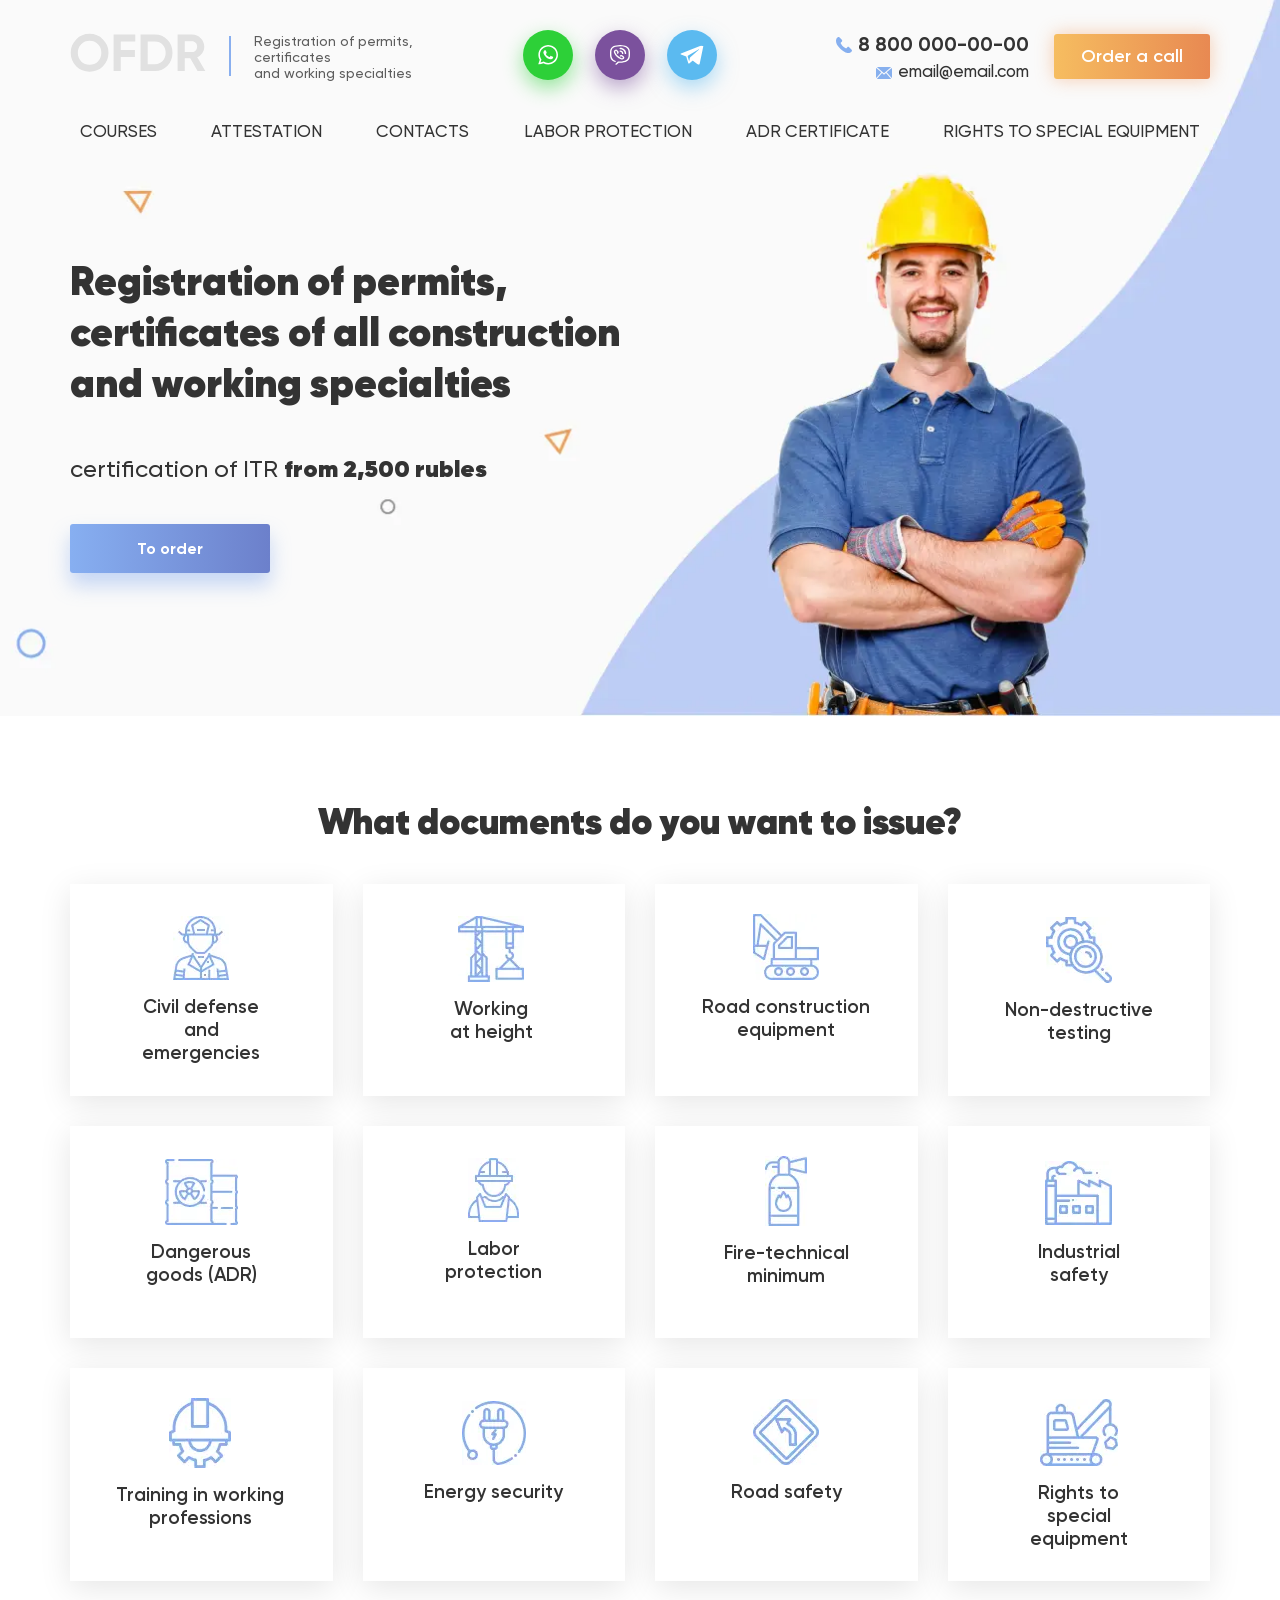
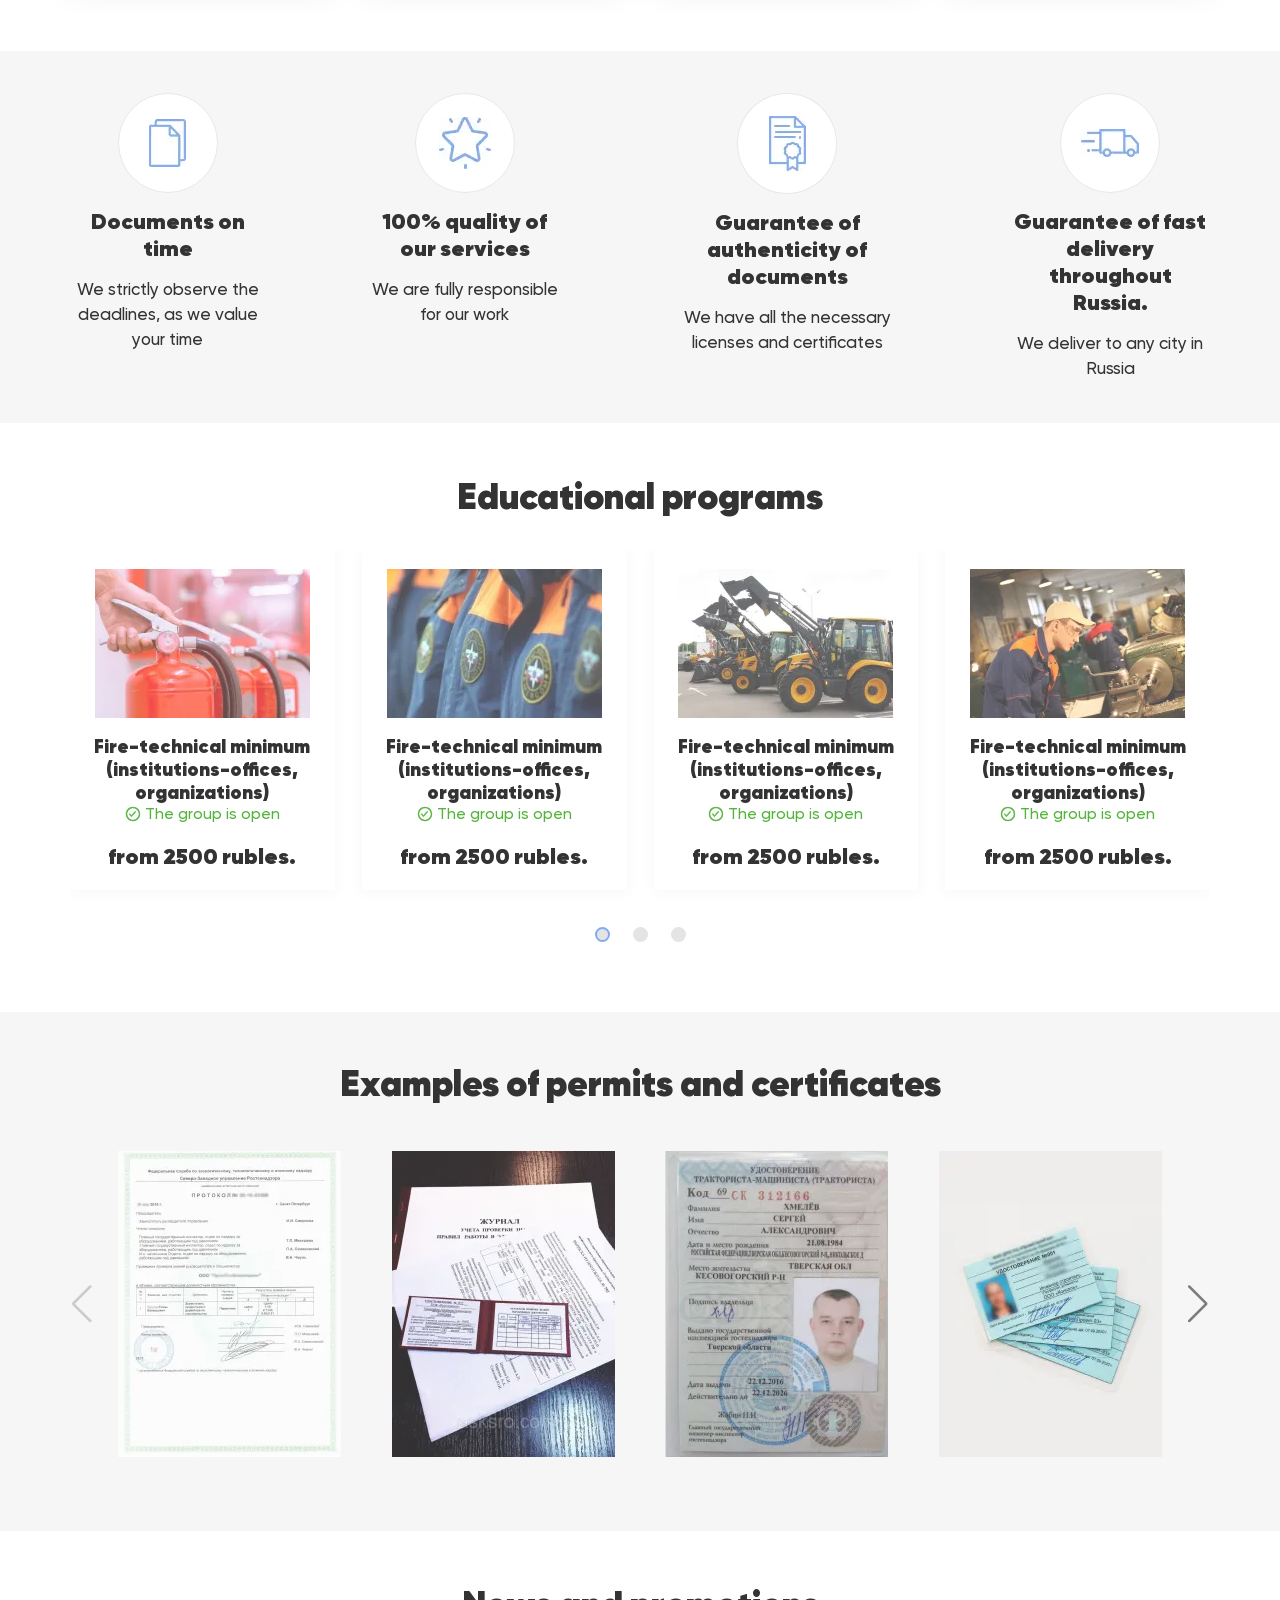
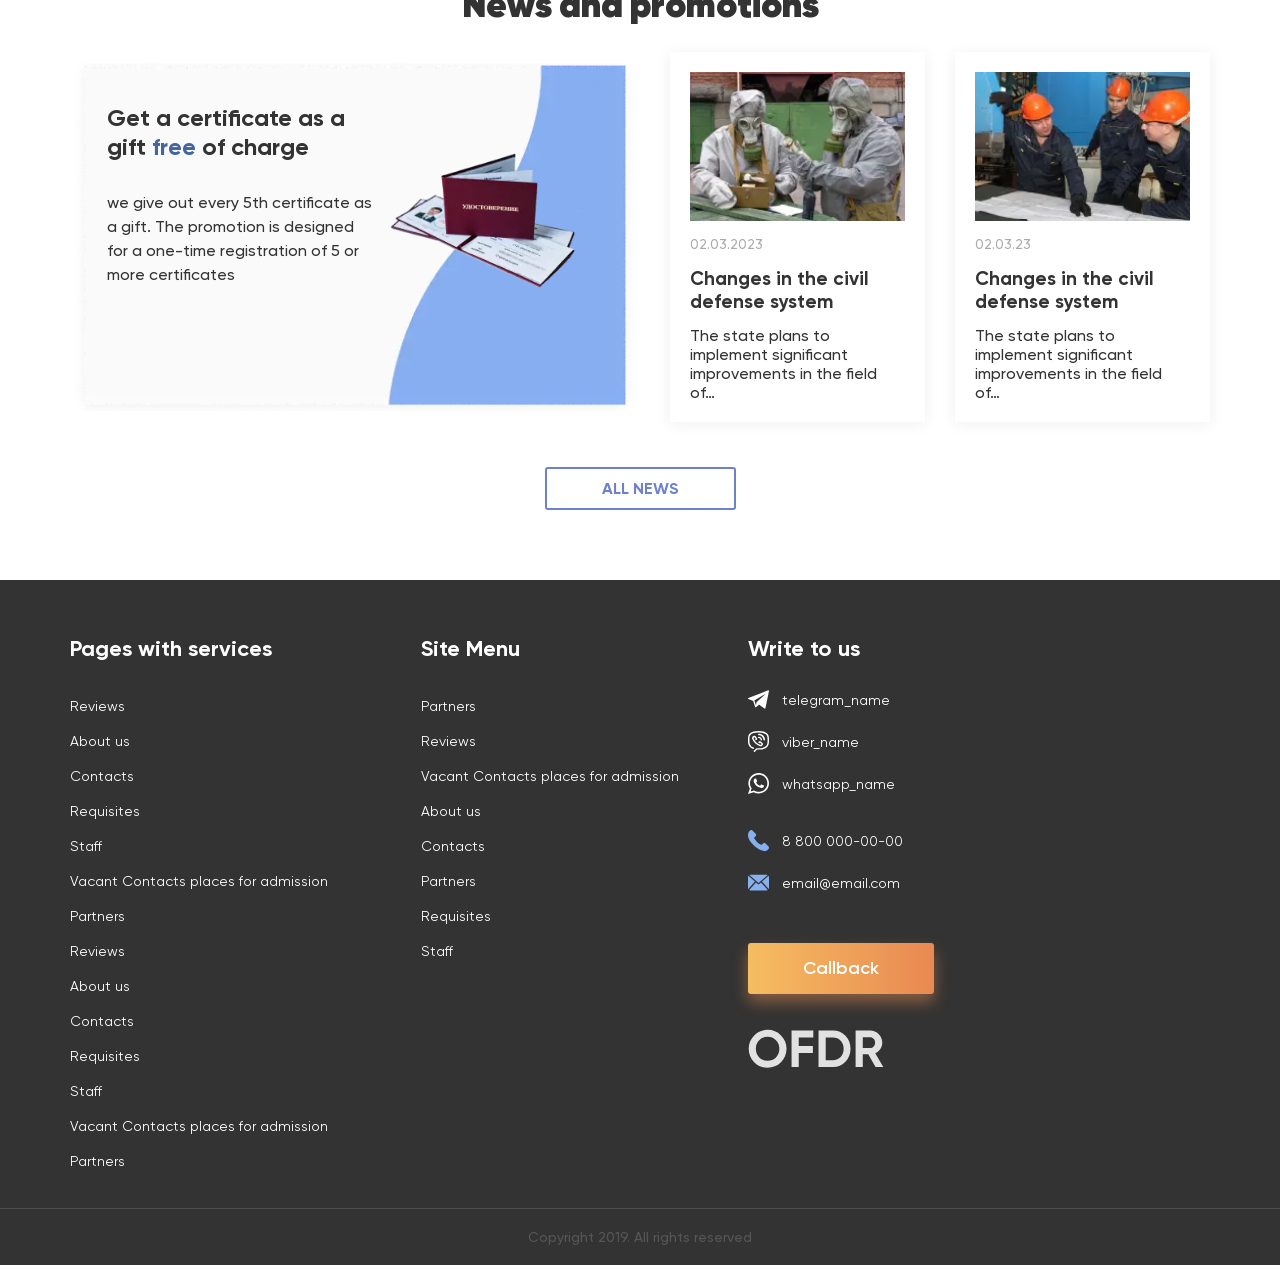
<file: index.html>
<!DOCTYPE html>
<html lang="ru">

<head>
	<title>Main</title>
	<meta charset="UTF-8">
	<meta name="format-detection" content="telephone=no">
	<!-- <style>body{opacity: 0;}</style> -->
	<link rel="stylesheet" href="css/style.min.css?_v=20230406212408">
	<link rel="shortcut icon" href="favicon.ico">
	<meta name="robots" content="noindex, nofollow">
	<meta name="viewport" content="width=device-width, initial-scale=1.0">
</head>

<body>
	<div class="wrapper">
		<header class="header">
			<div class="header__container">
				<div class="header__top header-top">
					<a class="header-top__icon" href="home.html">
						<img class="header-top__image" src="img/logo.svg" alt="logo">
						<span class="header-top__line"></span>
						<div class="header-top__info">
							<p>Registration of permits,</p>
							<p>certificates</p>
							<p>and working specialties</p>
						</div>
					</a>
					<div data-da=".menu-block, 1111" class="header-top__social header-top-social">
						<svg class="header-top-social__svg">
							<use xlink:href="img/icons/icons.svg#svg-whatsapp"></use>
						</svg>
						<svg class="header-top-social__svg">
							<use xlink:href="img/icons/icons.svg#svg-viber"></use>
						</svg>
						<svg class="header-top-social__svg">
							<use xlink:href="img/icons/icons.svg#svg-telegram"></use>
						</svg>
					</div>
					<div class="header-top__contacs header-top-contacs">
						<div class="header-top-contacs__body">
							<a class="header-top-contacs__phone-email" href="tel:88000000000">
								<svg class="header-top-contacs__svg">
									<use xlink:href="img/icons/icons.svg#svg-call"></use>
								</svg>
								<p>8 800 000-00-00</p>
							</a>
							<a class="header-top-contacs__phone-email" href="mailto:email@email.com">
								<svg class="header-top-contacs__svg">
									<use xlink:href="img/icons/icons.svg#svg-mail"></use>
								</svg>
								<p>email@email.com</p>
							</a>
						</div>
						<a data-da=".header-block, 555.91" class="header-top-contacs__call header-top-contacs-call button" href="">
							Order a call
						</a>
					</div>
				</div>
				<div class="header__menu menu">
					<nav class="menu__body">
						<div class="menu-block"></div>
						<ul class="menu__list">
							<li class="menu__item"><a class="menu__link" href="">COURSES</a></li>
							<li class="menu__item"><a class="menu__link" target="_blank" href="attestation.html">ATTESTATION</a></li>
							<li class="menu__item"><a class="menu__link" target="_blank" href="contacts.html">CONTACTS</a></li>
							<li class="menu__item"><a class="menu__link" href="">LABOR PROTECTION</a></li>
							<li class="menu__item"><a class="menu__link" href="">ADR CERTIFICATE</a></li>
							<li class="menu__item"><a class="menu__link" href="">RIGHTS TO SPECIAL EQUIPMENT</a></li>
						</ul>
					</nav>
					<button data-da=".header-top, 1111" class="menu__icon icon-menu" type="button"><span></span></button>
				</div>
				<div class="header-block"></div>
			</div>
		</header>
		<main class="page page_home">
			<div class="page__main-block main-block">
				<div class="main-block__container">
					<div class="main-block__content main-block-content">
						<div class="main-block-content__title">
							<p>Registration of permits,</p>
							<p>certificates of all construction</p>
							<p>and working specialties</p>
						</div>
						<div class="main-block-content__price">certification of ITR <span>from 2,500 rubles</span></div>
						<a class="main-block-content__order button button_blue" href="">To order</a>
					</div>
				</div>
				<div class="main-block__image-ibg"><picture><source srcset="img/main_block/bg.webp" type="image/webp"><img src="img/main_block/bg.png" alt=""></picture></div>
			</div>
			<section class="page__docs docs">
				<div class="docs__container">
					<h2 class="docs__title title">What documents do you want to issue?</h2>
					<div class="docs__row">
						<a class="docs__column" href="">
							<div class="docs__image-ibg docs__image-ibg_1"><picture><source data-srcset="img/docs/01.webp" srcset="[data-uri]" type="image/webp"><img src="[data-uri]"  data-src="img/docs/01.jpg" alt="fireman"></picture></div>
							<div class="docs__name">Civil defense and emergencies</div>
						</a>
						<a class="docs__column" href="">
							<div class="docs__image-ibg docs__image-ibg_2"><picture><source data-srcset="img/docs/02.webp" srcset="[data-uri]" type="image/webp"><img src="[data-uri]"  data-src="img/docs/02.jpg" alt="fireman"></picture></div>
							<div class="docs__name">Working at height</div>
						</a>
						<a class="docs__column" href="">
							<div class="docs__image-ibg docs__image-ibg_3"><picture><source data-srcset="img/docs/03.webp" srcset="[data-uri]" type="image/webp"><img src="[data-uri]"  data-src="img/docs/03.jpg" alt="fireman"></picture></div>
							<div class="docs__name">Road construction equipment</div>
						</a>
						<a class="docs__column" href="">
							<div class="docs__image-ibg docs__image-ibg_4"><picture><source data-srcset="img/docs/04.webp" srcset="[data-uri]" type="image/webp"><img src="[data-uri]"  data-src="img/docs/04.jpg" alt="fireman"></picture></div>
							<div class="docs__name">Non-destructive testing</div>
						</a>
						<a class="docs__column" href="">
							<div class="docs__image-ibg docs__image-ibg_5"><picture><source data-srcset="img/docs/05.webp" srcset="[data-uri]" type="image/webp"><img src="[data-uri]"  data-src="img/docs/05.jpg" alt="fireman"></picture></div>
							<div class="docs__name">Dangerous goods (ADR)</div>
						</a>
						<a class="docs__column" href="">
							<div class="docs__image-ibg docs__image-ibg_6"><picture><source data-srcset="img/docs/06.webp" srcset="[data-uri]" type="image/webp"><img src="[data-uri]"  data-src="img/docs/06.jpg" alt="fireman"></picture></div>
							<div class="docs__name">Labor protection</div>
						</a>
						<a class="docs__column" href="">
							<div class="docs__image-ibg docs__image-ibg_7"><picture><source data-srcset="img/docs/07.webp" srcset="[data-uri]" type="image/webp"><img src="[data-uri]"  data-src="img/docs/07.jpg" alt="fireman"></picture></div>
							<div class="docs__name">Fire-technical minimum</div>
						</a>
						<a class="docs__column" href="">
							<div class="docs__image-ibg docs__image-ibg_8"><picture><source data-srcset="img/docs/08.webp" srcset="[data-uri]" type="image/webp"><img src="[data-uri]"  data-src="img/docs/08.jpg" alt="fireman"></picture></div>
							<div class="docs__name">Industrial safety</div>
						</a>
						<a class="docs__column" href="">
							<div class="docs__image-ibg docs__image-ibg_9"><picture><source data-srcset="img/docs/09.webp" srcset="[data-uri]" type="image/webp"><img src="[data-uri]"  data-src="img/docs/09.jpg" alt="fireman"></picture></div>
							<div class="docs__name">Training in working professions</div>
						</a>
						<a class="docs__column" href="">
							<div class="docs__image-ibg docs__image-ibg_10"><picture><source data-srcset="img/docs/10.webp" srcset="[data-uri]" type="image/webp"><img src="[data-uri]"  data-src="img/docs/10.jpg" alt="fireman"></picture></div>
							<div class="docs__name">Energy security</div>
						</a>
						<a class="docs__column" href="">
							<div class="docs__image-ibg docs__image-ibg_11"><picture><source data-srcset="img/docs/11.webp" srcset="[data-uri]" type="image/webp"><img src="[data-uri]"  data-src="img/docs/11.jpg" alt="fireman"></picture></div>
							<div class="docs__name">Road safety</div>
						</a>
						<a class="docs__column" href="">
							<div class="docs__image-ibg docs__image-ibg_12">
								<p><picture><source data-srcset="img/docs/12.webp" srcset="[data-uri]" type="image/webp"><img src="[data-uri]"  data-src="img/docs/12.jpg" alt="fireman"></picture></>
							</div>
							<div class="docs__name">Rights to special equipment</div>
						</a>
					</div>
				</div>
			</section>
			<div class="page__benefits benefits">
				<div class="benefits__container">
					<div class="benefits__row">
						<div class="benefits__item">
							<div class="benefits__column">
								<div class="benefits__img benefits__img_1"><picture><source srcset="img/advance/01.webp" type="image/webp"><img src="img/advance/01.jpg" alt="document"></picture></div>
								<div class="benefits__title">Documents on time</div>
								<div class="benefits__sub-title">We strictly observe the deadlines, as we value your time</div>
							</div>
							<div class="benefits__column">
								<div class="benefits__img benefits__img_2"><picture><source srcset="img/advance/02.webp" type="image/webp"><img src="img/advance/02.jpg" alt="star"></picture></div>
								<div class="benefits__title">100% quality of our services</div>
								<div class="benefits__sub-title">We are fully responsible for our work</div>
							</div>
							<div class="benefits__column">
								<div class="benefits__img benefits__img_3"><picture><source srcset="img/advance/03.webp" type="image/webp"><img src="img/advance/03.jpg" alt="document"></picture></div>
								<div class="benefits__title">Guarantee of authenticity of documents</div>
								<div class="benefits__sub-title">We have all the necessary licenses and certificates</div>
							</div>
							<div class="benefits__column">
								<div class="benefits__img benefits__img_4"><picture><source srcset="img/advance/04.webp" type="image/webp"><img src="img/advance/04.jpg" alt="fastest delivery"></picture></div>
								<div class="benefits__title">Guarantee of fast delivery throughout Russia.</div>
								<div class="benefits__sub-title">We deliver to any city in Russia</div>
							</div>
						</div>
					</div>
				</div>
			</div>
			<div class="page__programs programs">
				<div class="programs__container">
					<div class="programs__title title">Educational programs</div>
					<div class="programs__slider swiper">
						<div class="programs__wrapper swiper-wrapper">
							<div class="programs__slide swiper-slide">
								<a class="programs__image-ibg" href=""><picture><source data-srcset="img/programs/01.webp" srcset="[data-uri]" type="image/webp"><img src="[data-uri]"  data-src="img/programs/01.jpg" alt="Огнетушитель"></picture></a>
								<a class="programs__name" href="">Fire-technical minimum (institutions-offices, organizations)</a>
								<div class="programs__group">
									<svg>
										<use xlink:href="img/icons/icons.svg#svg-yap"></use>
									</svg>
									The group is open
								</div>
								<div class="programs__price">from 2500 rubles.</div>
							</div>
							<div class="programs__slide swiper-slide">
								<a href="" class="programs__image-ibg"><picture><source data-srcset="img/programs/02.webp" srcset="[data-uri]" type="image/webp"><img src="[data-uri]"  data-src="img/programs/02.jpg" alt="Man"></picture></a>
								<a class="programs__name" href="">Fire-technical minimum (institutions-offices, organizations)</a>
								<div class="programs__group">
									<svg>
										<use xlink:href="img/icons/icons.svg#svg-yap"></use>
									</svg>
									The group is open
								</div>
								<div class="programs__price">from 2500 rubles.</div>
							</div>
							<div class="programs__slide swiper-slide">
								<a href="" class="programs__image-ibg"><picture><source data-srcset="img/programs/03.webp" srcset="[data-uri]" type="image/webp"><img src="[data-uri]"  data-src="img/programs/03.jpg" alt="Cars"></picture></a>
								<a class="programs__name" href="">Fire-technical minimum (institutions-offices, organizations)</a>
								<div class="programs__group">
									<svg>
										<use xlink:href="img/icons/icons.svg#svg-yap"></use>
									</svg>
									The group is open
								</div>
								<div class="programs__price">from 2500 rubles.</div>
							</div>
							<div class="programs__slide swiper-slide">
								<a href="" class="programs__image-ibg"><picture><source data-srcset="img/programs/04.webp" srcset="[data-uri]" type="image/webp"><img src="[data-uri]"  data-src="img/programs/04.jpg" alt="Man"></picture></a>
								<a class="programs__name" href="">Fire-technical minimum (institutions-offices, organizations)</a>
								<div class="programs__group">
									<svg>
										<use xlink:href="img/icons/icons.svg#svg-yap"></use>
									</svg>
									The group is open
								</div>
								<div class="programs__price">from 2500 rubles.</div>
							</div>
							<div class="programs__slide swiper-slide">
								<a href="" class="programs__image-ibg"><picture><source data-srcset="img/programs/03.webp" srcset="[data-uri]" type="image/webp"><img src="[data-uri]"  data-src="img/programs/03.jpg" alt="Man"></picture></a>
								<a class="programs__name" href="">Fire-technical minimum (institutions-offices, organizations)</a>
								<div class="programs__group">
									<svg>
										<use xlink:href="img/icons/icons.svg#svg-yap"></use>
									</svg>
									The group is open
								</div>
								<div class="programs__price">from 2500 rubles.</div>
							</div>
							<div class="programs__slide swiper-slide">
								<a href="" class="programs__image-ibg"><picture><source data-srcset="img/programs/02.webp" srcset="[data-uri]" type="image/webp"><img src="[data-uri]"  data-src="img/programs/02.jpg" alt="Man"></picture></a>
								<a class="programs__name" href="">Fire-technical minimum (institutions-offices, organizations)</a>
								<div class="programs__group">
									<svg>
										<use xlink:href="img/icons/icons.svg#svg-yap"></use>
									</svg>
									The group is open
								</div>
								<div class="programs__price">from 2500 rubles.</div>
							</div>
						</div>
						<div class="programs__dotts"></div>
					</div>
				</div>
			</div>
			<div class="page__certificate certificate">
				<div class="certificate__container">
					<div class="certificate__title title">Examples of permits and certificates</div>
					<div class="certificate__slider swiper">
						<div class="certificate__wrapper swiper-wrapper">
							<div class="certificate__slide swiper-slide">
								<div class="certificate__image-ibg"><picture><source data-srcset="img/certificate/01.webp" srcset="[data-uri]" type="image/webp"><img src="[data-uri]"  data-src="img/certificate/01.jpg" alt="Examples of permits and certificates (№1)"></picture></div>
							</div>
							<div class="certificate__slide swiper-slide">
								<div class="certificate__image-ibg"><picture><source data-srcset="img/certificate/02.webp" srcset="[data-uri]" type="image/webp"><img src="[data-uri]"  data-src="img/certificate/02.jpg" alt="Examples of permits and certificates (№2)"></picture></div>
							</div>
							<div class="certificate__slide swiper-slide">
								<div class="certificate__image-ibg"><picture><source data-srcset="img/certificate/03.webp" srcset="[data-uri]" type="image/webp"><img src="[data-uri]"  data-src="img/certificate/03.jpg" alt="Examples of permits and certificates (№3)"></picture></div>
							</div>
							<div class="certificate__slide swiper-slide">
								<div class="certificate__image-ibg"><picture><source data-srcset="img/certificate/04.webp" srcset="[data-uri]" type="image/webp"><img src="[data-uri]"  data-src="img/certificate/04.jpg" alt="Examples of permits and certificates (№4)"></picture></div>
							</div>
							<div class="certificate__slide swiper-slide">
								<div class="certificate__image-ibg"><picture><source data-srcset="img/certificate/02.webp" srcset="[data-uri]" type="image/webp"><img src="[data-uri]"  data-src="img/certificate/02.jpg" alt="Examples of permits and certificates (№5)"></picture></div>
							</div>
							<div class="certificate__slide swiper-slide">
								<div class="certificate__image-ibg"><picture><source data-srcset="img/certificate/04.webp" srcset="[data-uri]" type="image/webp"><img src="[data-uri]"  data-src="img/certificate/04.jpg" alt="Examples of permits and certificates (№6)"></picture></div>
							</div>
						</div>
						<button type="button" class="swiper-button-prev"></button>
						<button type="button" class="swiper-button-next"></button>
					</div>
				</div>
			</div>
			<div class="page__news news">
				<div class="news__container">
					<div class="news__title title">News and promotions</div>
					<div class="news__row">
						<a class="news__main-stock main-stock" href="">
							<div class="main-stock__text">
								<div class="main-stock__title">
									Get a certificate as a gift <span>free</span> of charge
								</div>
								<div class="main-stock__sub-title">we give out every 5th certificate as a gift. The promotion is designed for a one-time registration of 5 or more certificates</div>
							</div>
							<div class="main-stock__image-ibg"><picture><source data-srcset="img/news/pasport.webp" srcset="[data-uri]" type="image/webp"><img src="[data-uri]"  data-src="img/news/pasport.png" alt="pasport"></picture></div>
						</a>
						<div class="news__main-blog main-blog">
							<div class="main-blog__column">
								<a class="main-blog__image-ibg" href=""><picture><source data-srcset="img/news/01.webp" srcset="[data-uri]" type="image/webp"><img src="[data-uri]"  data-src="img/news/01.jpg" alt="new №1"></picture></a>
								<div class="main-blog__date">02.03.2023</div>
								<a class="main-blog__title" href="">Changes in the civil defense system</a>
								<a class="main-blog__sub-title" href="">The state plans to implement significant improvements in the field of…</a>
							</div>
							<div class="main-blog__column">
								<a class="main-blog__image-ibg" href=""><picture><source data-srcset="img/news/02.webp" srcset="[data-uri]" type="image/webp"><img src="[data-uri]"  data-src="img/news/02.jpg" alt="new №2"></picture></a>
								<div class="main-blog__date">02.03.23</div>
								<a class="main-blog__title" href="">Changes in the civil defense system</a>
								<a class="main-blog__sub-title" href="">The state plans to implement significant improvements in the field of…</a>
							</div>
						</div>
					</div>
					<a class="news__all-news" href="">ALL NEWS</a>
				</div>
			</div>
		</main>
		<footer class="footer">
			<div class="footer__container">
				<div data-one-spoller data-spollers="940,max" class="footer__column spollers">
					<div class="footer__item spollers__item">
						<div data-spoller data-spoller-close class="footer__title spollers__title">Pages with services</div>
						<div class="spollers__body">
							<a class="footer__link" href="">Reviews</a>
							<a class="footer__link" href="">About us</a>
							<a class="footer__link" href="">Contacts</a>
							<a class="footer__link" href="">Requisites</a>
							<a class="footer__link" href="">Staff</a>
							<a class="footer__link" href="">Vacant Contacts places for admission</a>
							<a class="footer__link" href="">Partners</a>
							<a class="footer__link" href="">Reviews</a>
							<a class="footer__link" href="">About us</a>
							<a class="footer__link" href="">Contacts</a>
							<a class="footer__link" href="">Requisites</a>
							<a class="footer__link" href="">Staff</a>
							<a class="footer__link" href="">Vacant Contacts places for admission</a>
							<a class="footer__link" href="">Partners</a>
						</div>
					</div>
					<div class="footer__item spollers__item">
						<div data-spoller data-spoller-close class="footer__title spollers__title">Site Menu</div>
						<div class="spollers__body">
							<a class="footer__link" href="">Partners</a>
							<a class="footer__link" href="">Reviews</a>
							<a class="footer__link" href="">Vacant Contacts places for admission</a>
							<a class="footer__link" href="">About us</a>
							<a class="footer__link" href="">Contacts</a>
							<a class="footer__link" href="">Partners</a>
							<a class="footer__link" href="">Requisites</a>
							<a class="footer__link" href="">Staff</a>
						</div>
					</div>
				</div>
				<div class="footer__column">
					<div class="footer__item">
						<div class="footer__content">
							<div class="footer__title">Write to us</div>
							<a class="footer__link" href="">
								<svg class="footer__svg">
									<use xlink:href="img/icons/icons.svg#svg-telegram"></use>
								</svg>
								telegram_name
							</a>
							<a class="footer__link" href="">
								<svg class="footer__svg">
									<use xlink:href="img/icons/icons.svg#svg-viber"></use>
								</svg>
								viber_name
							</a>
							<a class="footer__link" href="">
								<svg class="footer__svg">
									<use xlink:href="img/icons/icons.svg#svg-whatsapp"></use>
								</svg>
								whatsapp_name
							</a>
							<div class="footer__contact">
								<a class="footer__link" href="tel:88000000000">
									<svg class="footer__svg">
										<use xlink:href="img/icons/icons.svg#svg-call"></use>
									</svg>
									8 800 000-00-00
								</a>
								<a class="footer__link" href="mailto:email@email.com">
									<svg class="footer__svg">
										<use xlink:href="img/icons/icons.svg#svg-mail"></use>
									</svg>
									email@email.com
								</a>
							</div>
						</div>
						<div class="footer__content">
							<a class="footer__button button" href="">Callback</a>
							<a class="footer__logo" href=""><img src="img/logo.svg" alt="logo"></a>
						</div>
					</div>
				</div>
			</div>
			<div class="footer__copyright">
				Copyright 2019. All rights reserved
			</div>
		</footer>
	</div>
	<!-- <div id="popup" aria-hidden="true" class="popup">
	<div class="popup__wrapper">
		<div class="popup__content">
			<button data-close type="button" class="popup__close">Закрыть</button>
			<div class="popup__text">
				Text
			</div>
		</div>
	</div>
</div> -->
	<script src="js/app.min.js?_v=20230406212408"></script>
</body>

</html>
</file>
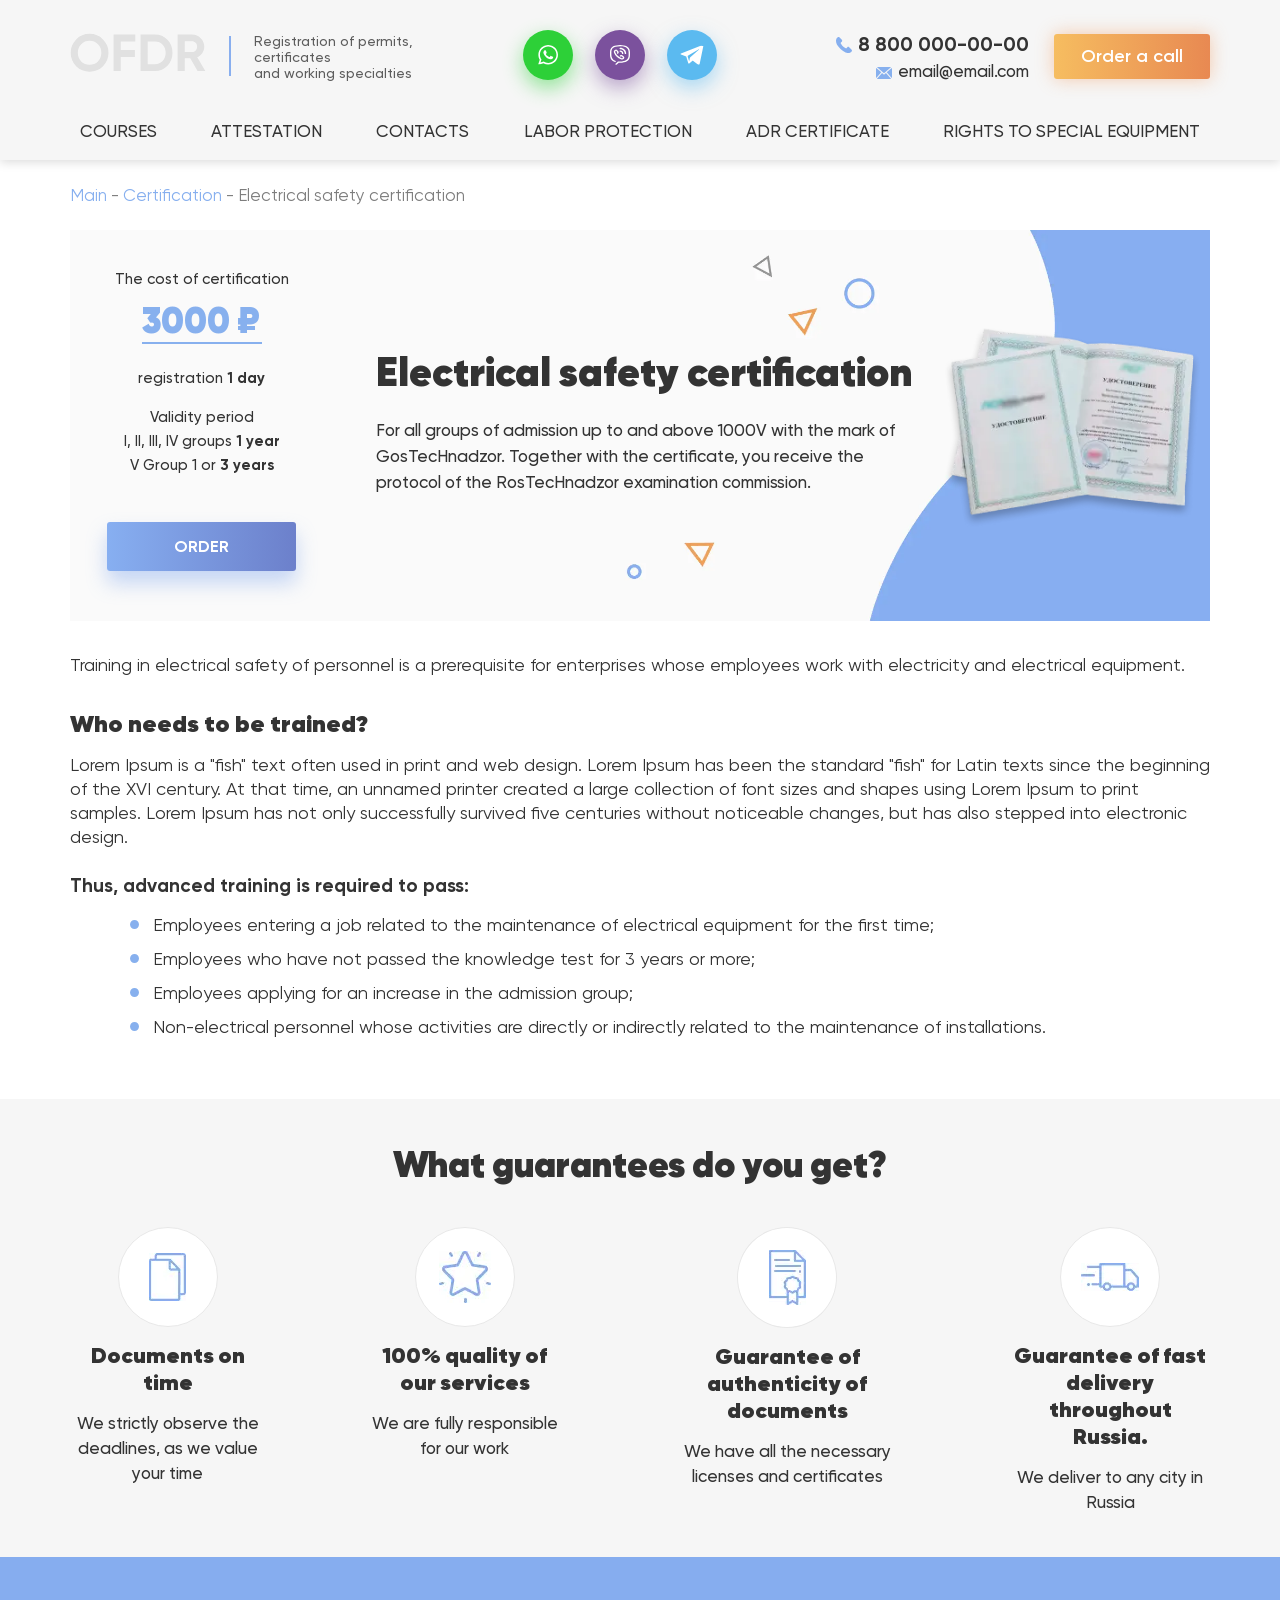
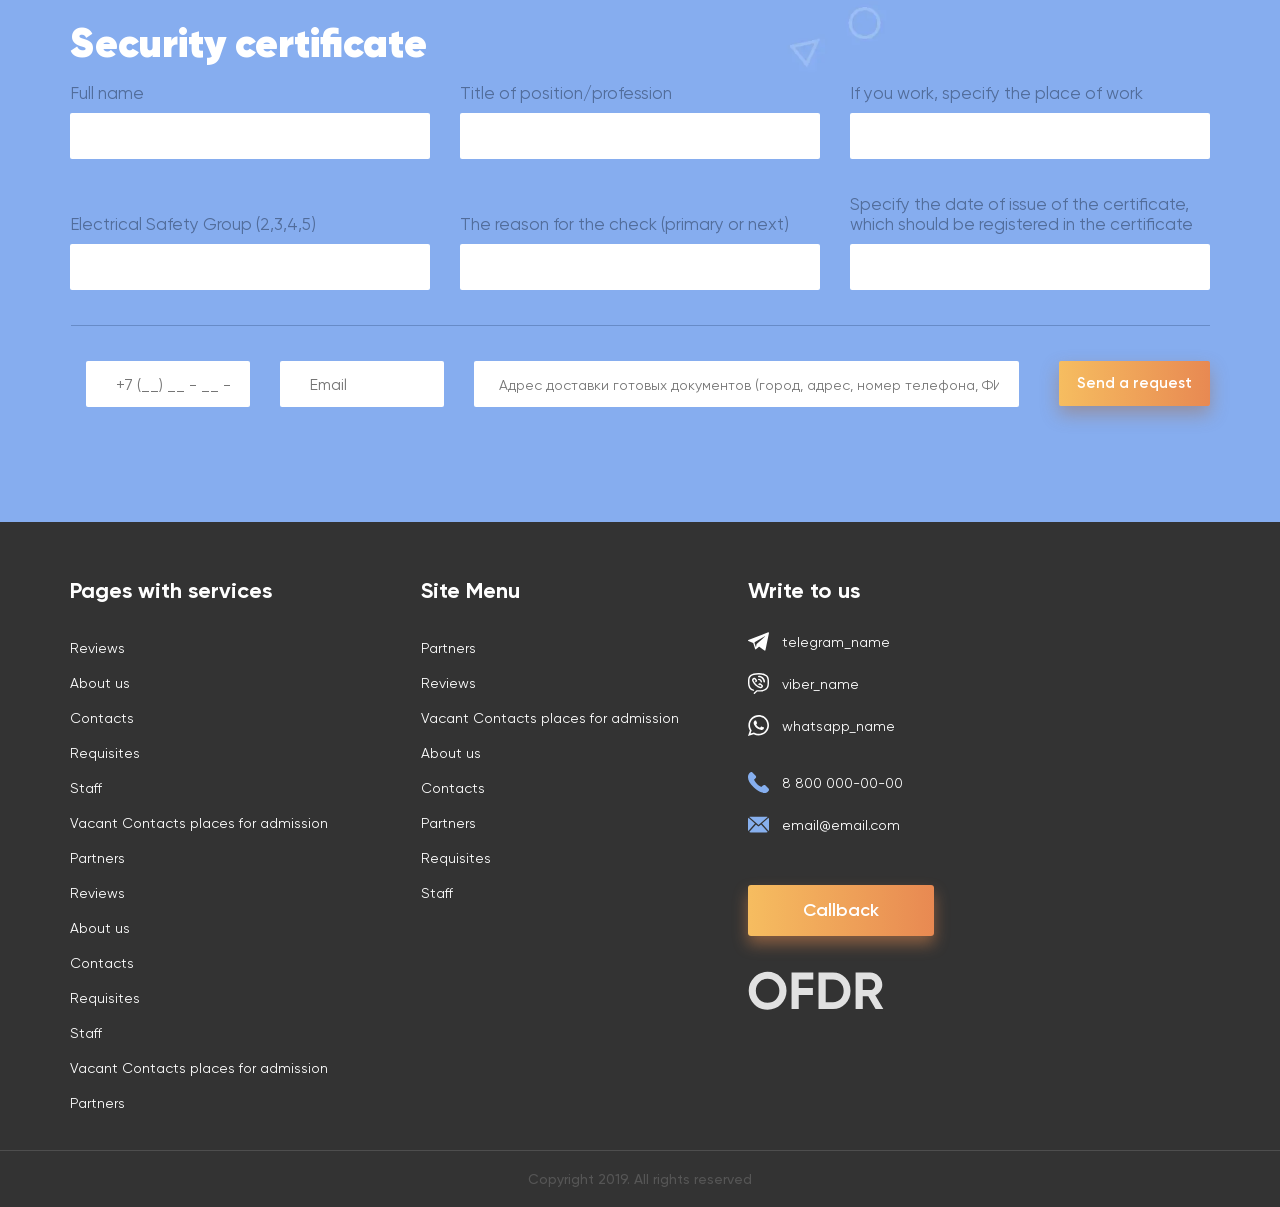
<file: attestation.html>
<!DOCTYPE html>
<html lang="ru">

<head>
	<title>Attestation</title>
	<meta charset="UTF-8">
	<meta name="format-detection" content="telephone=no">
	<!-- <style>body{opacity: 0;}</style> -->
	<link rel="stylesheet" href="css/style.min.css?_v=20230406212408">
	<link rel="shortcut icon" href="favicon.ico">
	<meta name="robots" content="noindex, nofollow">
	<meta name="viewport" content="width=device-width, initial-scale=1.0">
</head>

<body>
	<div class="wrapper">
		<header class="attestation-header">
			<div class="header__container">
				<div class="header__top header-top">
					<a class="header-top__icon" href="home.html">
						<img class="header-top__image" src="img/logo.svg" alt="logo">
						<span class="header-top__line"></span>
						<div class="header-top__info">
							<p>Registration of permits,</p>
							<p>certificates</p>
							<p>and working specialties</p>
						</div>
					</a>
					<div data-da=".menu-block, 1111" class="header-top__social header-top-social">
						<svg class="header-top-social__svg">
							<use xlink:href="img/icons/icons.svg#svg-whatsapp"></use>
						</svg>
						<svg class="header-top-social__svg">
							<use xlink:href="img/icons/icons.svg#svg-viber"></use>
						</svg>
						<svg class="header-top-social__svg">
							<use xlink:href="img/icons/icons.svg#svg-telegram"></use>
						</svg>
					</div>
					<div class="header-top__contacs header-top-contacs">
						<div class="header-top-contacs__body">
							<a class="header-top-contacs__phone-email" href="tel:88000000000">
								<svg class="header-top-contacs__svg">
									<use xlink:href="img/icons/icons.svg#svg-call"></use>
								</svg>
								<p>8 800 000-00-00</p>
							</a>
							<a class="header-top-contacs__phone-email" href="mailto:email@email.com">
								<svg class="header-top-contacs__svg">
									<use xlink:href="img/icons/icons.svg#svg-mail"></use>
								</svg>
								<p>email@email.com</p>
							</a>
						</div>
						<a data-da=".header-block, 555.91" class="header-top-contacs__call header-top-contacs-call button" href="">
							Order a call
						</a>
					</div>
				</div>
				<div class="header__menu menu">
					<nav class="menu__body">
						<div class="menu-block"></div>
						<ul class="menu__list">
							<li class="menu__item"><a class="menu__link" href="">COURSES</a></li>
							<li class="menu__item"><a class="menu__link" target="_blank" href="attestation.html">ATTESTATION</a></li>
							<li class="menu__item"><a class="menu__link" target="_blank" href="contacts.html">CONTACTS</a></li>
							<li class="menu__item"><a class="menu__link" href="">LABOR PROTECTION</a></li>
							<li class="menu__item"><a class="menu__link" href="">ADR CERTIFICATE</a></li>
							<li class="menu__item"><a class="menu__link" href="">RIGHTS TO SPECIAL EQUIPMENT</a></li>
						</ul>
					</nav>
					<button data-da=".header-top, 1111" class="menu__icon icon-menu" type="button"><span></span></button>
				</div>
				<div class="header-block"></div>
			</div>
		</header>
		<main class="page page_attestation">
			<div class="navigation">
				<div class="navigation__container">
					<ul class="navigation__list">
						<li class="navigation__item">
							<a class="navigation__link" href="home.html">Main</a>
							<span>-</span>
							<a class="navigation__link" href="attestation.html">Certification</a>
							<span>-</span>
							<a class="navigation__link navigation__link_grey" href="">Electrical safety certification</a>
						</li>
					</ul>
				</div>
			</div>
			<div class="preview">
				<div class="preview__container">
					<div class="preview__body">
						<div class="preview__order preview-order">
							<div class="preview-order__price">
								<div class="preview-order__title">The cost of certification</div>
								<div class="preview-order__sub-title">3000 ₽</div>
								<div class="preview-order__make">registration <span>1 day</span></div>
							</div>
							<div class="preview-order__term">
								<p>Validity period</p>
								<p>I, II, III, IV groups <span>1 year</span></p>
								<p>V Group 1 or <span>3 years</span></p>
							</div>
							<a data-da=".preview-title__block, 1147.91" href="" class="preview-order__button button_blue">ORDER</a>
						</div>
						<div class="preview__title preview-title">
							<div class="preview-title__title">Electrical safety certification</div>
							<div class="preview-title__sub-title">For all groups of admission up to and above 1000V with the mark of GosTecHnadzor. Together with the certificate, you receive the protocol of the RosTecHnadzor examination commission.</div>
							<div class="preview-title__block"></div>
						</div>
						<div class="preview-example__image-ibg"><picture><source data-srcset="img/attestation/for-example.webp" srcset="[data-uri]" type="image/webp"><img src="[data-uri]"  data-src="img/attestation/for-example.png" alt=""></picture></div>
					</div>
				</div>
			</div>
			<section class="instruction">
				<div class="instruction__container">
					<div class="instruction__top instruction-sub-title">Training in electrical safety of personnel is a prerequisite for enterprises whose employees work with electricity and electrical equipment.</div>
					<div class="instruction__text instruction-text">
						<div class="instruction-text">
							<h2 class="instruction-text__title">Who needs to be trained?</h2>
							<div class="instruction-text__lorem instruction-sub-title">Lorem Ipsum is a "fish" text often used in print and web design. Lorem Ipsum has been the standard "fish" for Latin texts since the beginning of the XVI century. At that time, an unnamed printer created a large collection of font sizes and shapes using Lorem Ipsum to print samples. Lorem Ipsum has not only successfully survived five centuries without noticeable changes, but has also stepped into electronic design.</div>
						</div>
						<div class="instruction-text">
							<div class="instruction-text__title instruction-text__title_little">Thus, advanced training is required to pass:</div>
							<div class="instruction-text__sub-title instruction-sub-title">
								<ul class="instruction-text__list">
									<li class="instruction-text__item">
										<svg>
											<use xlink:href="img/icons/icons.svg#svg-oval"></use>
										</svg>
										<p>Employees entering a job related to the maintenance of electrical equipment for the first time;</p>
									</li>
									<li class="instruction-text__item">
										<svg>
											<use xlink:href="img/icons/icons.svg#svg-oval"></use>
										</svg>
										<p>Employees who have not passed the knowledge test for 3 years or more;</p>
									</li>
									<li class="instruction-text__item">
										<svg>
											<use xlink:href="img/icons/icons.svg#svg-oval"></use>
										</svg>
										<p>Employees applying for an increase in the admission group;</p>
									</li>
									<li class="instruction-text__item">
										<svg>
											<use xlink:href="img/icons/icons.svg#svg-oval"></use>
										</svg>
										<p>Non-electrical personnel whose activities are directly or indirectly related to the maintenance of installations.</p>
									</li>
								</ul>
							</div>
						</div>
					</div>
				</div>
			</section>
			<div class="benefits">
				<div class="benefits__container">
					<div class="title title_benefits">What guarantees do you get?</div>
					<div class="benefits__row">
						<div class="benefits__item">
							<div class="benefits__column">
								<div class="benefits__img benefits__img_1"><picture><source srcset="img/advance/01.webp" type="image/webp"><img src="img/advance/01.jpg" alt="document"></picture></div>
								<div class="benefits__title">Documents on time</div>
								<div class="benefits__sub-title">We strictly observe the deadlines, as we value your time</div>
							</div>
							<div class="benefits__column">
								<div class="benefits__img benefits__img_2"><picture><source srcset="img/advance/02.webp" type="image/webp"><img src="img/advance/02.jpg" alt="star"></picture></div>
								<div class="benefits__title">100% quality of our services</div>
								<div class="benefits__sub-title">We are fully responsible for our work</div>
							</div>
							<div class="benefits__column">
								<div class="benefits__img benefits__img_3"><picture><source srcset="img/advance/03.webp" type="image/webp"><img src="img/advance/03.jpg" alt="document"></picture></div>
								<div class="benefits__title">Guarantee of authenticity of documents</div>
								<div class="benefits__sub-title">We have all the necessary licenses and certificates</div>
							</div>
							<div class="benefits__column">
								<div class="benefits__img benefits__img_4"><picture><source srcset="img/advance/04.webp" type="image/webp"><img src="img/advance/04.jpg" alt="fastest delivery"></picture></div>
								<div class="benefits__title">Guarantee of fast delivery throughout Russia.</div>
								<div class="benefits__sub-title">We deliver to any city in Russia</div>
							</div>
						</div>
					</div>
				</div>
			</div>
			<div class="safety">
				<div class="safety__container">
					<div class="safety__title">Security certificate</div>
					<form data-dev data-goto-error action="#" class="safety__form">
						<div class="safety__section">
							<p>Full name</p>
							<input data-validate autocomplete="off" type="text" name="form[]" data-error="Error, fill in the field completely" placeholder="" class="safety__input input">
						</div>
						<div class="safety__section">
							<p>Title of position/profession</p>
							<input data-validate autocomplete="off" type="text" name="form[]" data-error="Error, fill in the field completely" placeholder="" class="safety__input input">
						</div>
						<div class="safety__section">
							<p>If you work, specify the place of work</p>
							<input data-validate autocomplete="off" type="text" name="form[]" data-error="Error, fill in the field completely" placeholder="" class="safety__input input">
						</div>
						<div class="safety__section">
							<p>Electrical Safety Group (2,3,4,5)</p>
							<input data-validate autocomplete="off" type="text" name="form[]" data-error="Error, fill in the field completely" placeholder="" class="safety__input input">
						</div>
						<div class="safety__section">
							<p>The reason for the check (primary or next)</p>
							<input data-validate autocomplete="off" type="text" name="form[]" data-error="Error, fill in the field completely" placeholder="" class="safety__input input">
						</div>
						<div class="safety__section">
							<p>Specify the date of issue of the certificate, which should be registered in the certificate</p>
							<input data-validate autocomplete="off" type="text" name="form[]" data-error="Error" placeholder="" class="safety__input input">
						</div>
						<div class="safety__body">
							<div class="safety__section">
								<input data-validate autocomplete="off" type="tel" name="form[]" data-error="Error" placeholder="+7 (__) __ - __ - __" class="safety__input safety__input_short input">
							</div>
							<div class="safety__section">
								<input data-required="email" data-validate autocomplete="on" type="text" name="form[]" data-error="Error" placeholder="Email" class="safety__input safety__input_short input">
							</div>
							<div class="safety__section">
								<input data-validate autocomplete="off" type="text" name="form[]" data-error="Error" placeholder="Адрес доставки готовых документов (город, адрес, номер телефона, ФИО)" class="safety__input safety__input_long input">
							</div>
							<button type="submit" class="safety__button button">Send a request</button>
						</div>
					</form>
				</div>
			</div>
		</main>
		<footer class="footer">
			<div class="footer__container">
				<div data-one-spoller data-spollers="940,max" class="footer__column spollers">
					<div class="footer__item spollers__item">
						<div data-spoller data-spoller-close class="footer__title spollers__title">Pages with services</div>
						<div class="spollers__body">
							<a class="footer__link" href="">Reviews</a>
							<a class="footer__link" href="">About us</a>
							<a class="footer__link" href="">Contacts</a>
							<a class="footer__link" href="">Requisites</a>
							<a class="footer__link" href="">Staff</a>
							<a class="footer__link" href="">Vacant Contacts places for admission</a>
							<a class="footer__link" href="">Partners</a>
							<a class="footer__link" href="">Reviews</a>
							<a class="footer__link" href="">About us</a>
							<a class="footer__link" href="">Contacts</a>
							<a class="footer__link" href="">Requisites</a>
							<a class="footer__link" href="">Staff</a>
							<a class="footer__link" href="">Vacant Contacts places for admission</a>
							<a class="footer__link" href="">Partners</a>
						</div>
					</div>
					<div class="footer__item spollers__item">
						<div data-spoller data-spoller-close class="footer__title spollers__title">Site Menu</div>
						<div class="spollers__body">
							<a class="footer__link" href="">Partners</a>
							<a class="footer__link" href="">Reviews</a>
							<a class="footer__link" href="">Vacant Contacts places for admission</a>
							<a class="footer__link" href="">About us</a>
							<a class="footer__link" href="">Contacts</a>
							<a class="footer__link" href="">Partners</a>
							<a class="footer__link" href="">Requisites</a>
							<a class="footer__link" href="">Staff</a>
						</div>
					</div>
				</div>
				<div class="footer__column">
					<div class="footer__item">
						<div class="footer__content">
							<div class="footer__title">Write to us</div>
							<a class="footer__link" href="">
								<svg class="footer__svg">
									<use xlink:href="img/icons/icons.svg#svg-telegram"></use>
								</svg>
								telegram_name
							</a>
							<a class="footer__link" href="">
								<svg class="footer__svg">
									<use xlink:href="img/icons/icons.svg#svg-viber"></use>
								</svg>
								viber_name
							</a>
							<a class="footer__link" href="">
								<svg class="footer__svg">
									<use xlink:href="img/icons/icons.svg#svg-whatsapp"></use>
								</svg>
								whatsapp_name
							</a>
							<div class="footer__contact">
								<a class="footer__link" href="tel:88000000000">
									<svg class="footer__svg">
										<use xlink:href="img/icons/icons.svg#svg-call"></use>
									</svg>
									8 800 000-00-00
								</a>
								<a class="footer__link" href="mailto:email@email.com">
									<svg class="footer__svg">
										<use xlink:href="img/icons/icons.svg#svg-mail"></use>
									</svg>
									email@email.com
								</a>
							</div>
						</div>
						<div class="footer__content">
							<a class="footer__button button" href="">Callback</a>
							<a class="footer__logo" href=""><img src="img/logo.svg" alt="logo"></a>
						</div>
					</div>
				</div>
			</div>
			<div class="footer__copyright">
				Copyright 2019. All rights reserved
			</div>
		</footer>
	</div>
	<script src="js/app.min.js?_v=20230406212408"></script>
</body>

</html>
</file>
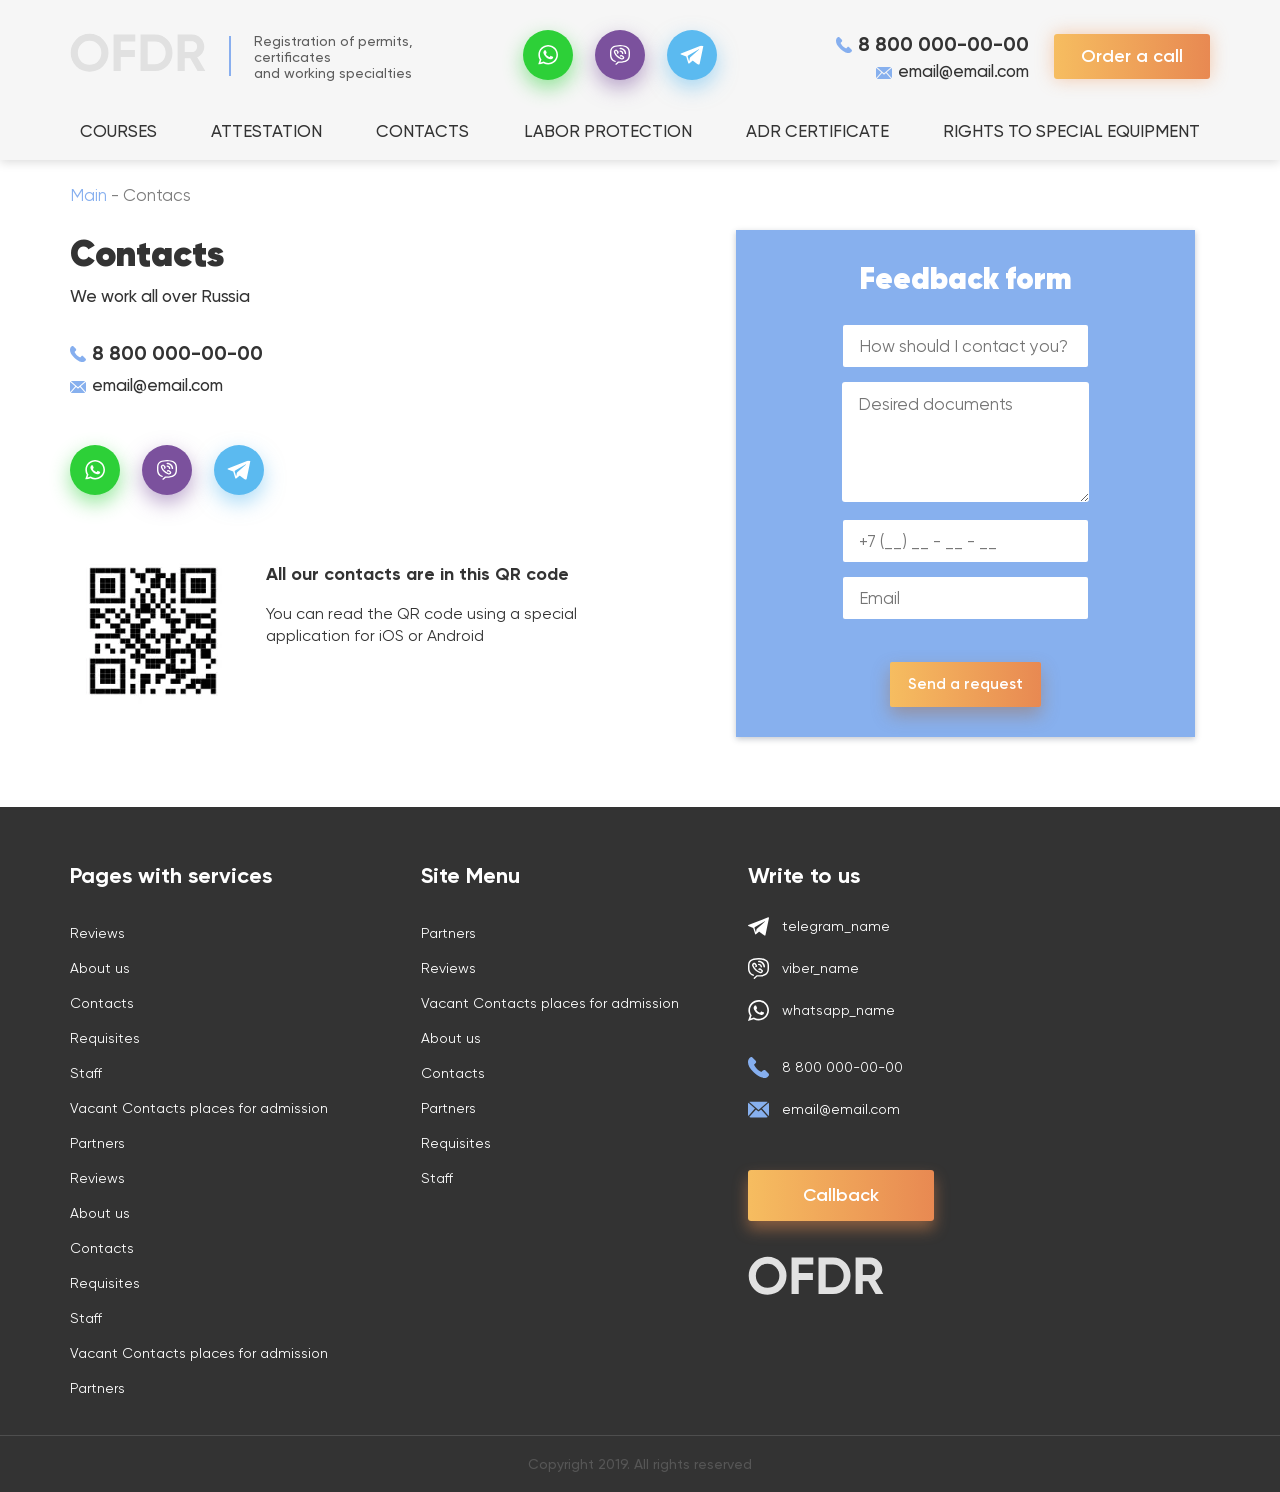
<file: contacts.html>
<!DOCTYPE html>
<html lang="ru">

<head>
	<title>Contacs</title>
	<meta charset="UTF-8">
	<meta name="format-detection" content="telephone=no">
	<!-- <style>body{opacity: 0;}</style> -->
	<link rel="stylesheet" href="css/style.min.css?_v=20230406212408">
	<link rel="shortcut icon" href="favicon.ico">
	<meta name="robots" content="noindex, nofollow">
	<meta name="viewport" content="width=device-width, initial-scale=1.0">
</head>

<body>
	<div class="wrapper">
		<header class="attestation-header">
			<div class="header__container">
				<div class="header__top header-top">
					<a class="header-top__icon" href="home.html">
						<img class="header-top__image" src="img/logo.svg" alt="logo">
						<span class="header-top__line"></span>
						<div class="header-top__info">
							<p>Registration of permits,</p>
							<p>certificates</p>
							<p>and working specialties</p>
						</div>
					</a>
					<div data-da=".menu-block, 1111" class="header-top__social header-top-social">
						<svg class="header-top-social__svg">
							<use xlink:href="img/icons/icons.svg#svg-whatsapp"></use>
						</svg>
						<svg class="header-top-social__svg">
							<use xlink:href="img/icons/icons.svg#svg-viber"></use>
						</svg>
						<svg class="header-top-social__svg">
							<use xlink:href="img/icons/icons.svg#svg-telegram"></use>
						</svg>
					</div>
					<div class="header-top__contacs header-top-contacs">
						<div class="header-top-contacs__body">
							<a class="header-top-contacs__phone-email" href="tel:88000000000">
								<svg class="header-top-contacs__svg">
									<use xlink:href="img/icons/icons.svg#svg-call"></use>
								</svg>
								<p>8 800 000-00-00</p>
							</a>
							<a class="header-top-contacs__phone-email" href="mailto:email@email.com">
								<svg class="header-top-contacs__svg">
									<use xlink:href="img/icons/icons.svg#svg-mail"></use>
								</svg>
								<p>email@email.com</p>
							</a>
						</div>
						<a data-da=".header-block, 555.91" class="header-top-contacs__call header-top-contacs-call button" href="">
							Order a call
						</a>
					</div>
				</div>
				<div class="header__menu menu">
					<nav class="menu__body">
						<div class="menu-block"></div>
						<ul class="menu__list">
							<li class="menu__item"><a class="menu__link" href="">COURSES</a></li>
							<li class="menu__item"><a class="menu__link" target="_blank" href="attestation.html">ATTESTATION</a></li>
							<li class="menu__item"><a class="menu__link" target="_blank" href="contacts.html">CONTACTS</a></li>
							<li class="menu__item"><a class="menu__link" href="">LABOR PROTECTION</a></li>
							<li class="menu__item"><a class="menu__link" href="">ADR CERTIFICATE</a></li>
							<li class="menu__item"><a class="menu__link" href="">RIGHTS TO SPECIAL EQUIPMENT</a></li>
						</ul>
					</nav>
					<button data-da=".header-top, 1111" class="menu__icon icon-menu" type="button"><span></span></button>
				</div>
				<div class="header-block"></div>
			</div>
		</header>
		<main class="page">
			<div class="navigation">
				<div class="navigation__container">
					<ul class="navigation__list">
						<li class="navigation__item">
							<a class="navigation__link" href="home.html">Main</a>
							<span>-</span>
							<a class="navigation__link navigation__link_grey" href="news.html">Contacs</a>
						</li>
					</ul>
				</div>
			</div>
			<div class="contacts">
				<div class="contacts__container">
					<div class="contacts__body">
						<div class="contacts__info info-contacts">
							<div class="info-contacts__main-text">
								<div class="info-contacts__title">Contacts</div>
								<div class="info-contacts__sub-title">We work all over Russia</div>
							</div>
							<div class="info-contacts__contact">
								<div class="header-top__contacs header-top-contacs">
									<div class="header-top-contacs__body">
										<a class="header-top-contacs__phone-email" href="tel:88000000000">
											<svg class="header-top-contacs__svg">
												<use xlink:href="img/icons/icons.svg#svg-call"></use>
											</svg>
											<p>8 800 000-00-00</p>
										</a>
										<a class="info-contacts__phone-email" href="mailto:email@email.com">
											<svg class="header-top-contacs__svg">
												<use xlink:href="img/icons/icons.svg#svg-mail"></use>
											</svg>
											<p>email@email.com</p>
										</a>
									</div>
								</div>
							</div>
							<div class="info-contacts__social">
								<div class="header-top__social header-top-social">
									<svg class="header-top-social__svg">
										<use xlink:href="img/icons/icons.svg#svg-whatsapp"></use>
									</svg>
									<svg class="header-top-social__svg">
										<use xlink:href="img/icons/icons.svg#svg-viber"></use>
									</svg>
									<svg class="header-top-social__svg">
										<use xlink:href="img/icons/icons.svg#svg-telegram"></use>
									</svg>
								</div>
							</div>
							<div class="info-contacts__qr-code">
								<div class="info-contacts__image">
									<picture><source srcset="img/QR_code/QR.webp" type="image/webp"><img src="img/QR_code/QR.png" alt="QR-code"></picture>
								</div>
								<div class="info-contacts__text">
									<p>All our contacts are in this QR code</p>
									<p>You can read the QR code using a special application for iOS or Android</p>
								</div>
							</div>
						</div>
						<div class="contacts__forms forms-contacts">
							<div class="forms-contacts__contain">
								<div class="forms-contacts__title">Feedback form</div>
								<form data-dev data-goto-error action="#" class="forms-contacts__form">
									<div class="forms-contacts__section">
										<input data-validate autocomplete="off" type="text" name="form[]" placeholder="How should I contact you?" class="forms-contacts__input input">
									</div>
									<div class="forms-contacts__section">
										<textarea data-validate autocomplete="off" name="form[]" placeholder="Desired documents" class="forms-contacts__input forms-contacts__input_te-a"></textarea>
									</div>
									<div class="forms-contacts__section">
										<input data-validate autocomplete="off" type="number" name="form[]" placeholder="+7 (__) __ - __ - __" class="forms-contacts__input input">
									</div>
									<div class="forms-contacts__section">
										<input data-validate autocomplete="on" type="email" name="form[]" data-error="Error" placeholder="Email" class="forms-contacts__input input">
									</div>
									<button type="submit" class="forms-contacts__button button">Send a request</button>
								</form>
							</div>
						</div>
					</div>
				</div>
			</div>
		</main>
		<footer class="footer">
			<div class="footer__container">
				<div data-one-spoller data-spollers="940,max" class="footer__column spollers">
					<div class="footer__item spollers__item">
						<div data-spoller data-spoller-close class="footer__title spollers__title">Pages with services</div>
						<div class="spollers__body">
							<a class="footer__link" href="">Reviews</a>
							<a class="footer__link" href="">About us</a>
							<a class="footer__link" href="">Contacts</a>
							<a class="footer__link" href="">Requisites</a>
							<a class="footer__link" href="">Staff</a>
							<a class="footer__link" href="">Vacant Contacts places for admission</a>
							<a class="footer__link" href="">Partners</a>
							<a class="footer__link" href="">Reviews</a>
							<a class="footer__link" href="">About us</a>
							<a class="footer__link" href="">Contacts</a>
							<a class="footer__link" href="">Requisites</a>
							<a class="footer__link" href="">Staff</a>
							<a class="footer__link" href="">Vacant Contacts places for admission</a>
							<a class="footer__link" href="">Partners</a>
						</div>
					</div>
					<div class="footer__item spollers__item">
						<div data-spoller data-spoller-close class="footer__title spollers__title">Site Menu</div>
						<div class="spollers__body">
							<a class="footer__link" href="">Partners</a>
							<a class="footer__link" href="">Reviews</a>
							<a class="footer__link" href="">Vacant Contacts places for admission</a>
							<a class="footer__link" href="">About us</a>
							<a class="footer__link" href="">Contacts</a>
							<a class="footer__link" href="">Partners</a>
							<a class="footer__link" href="">Requisites</a>
							<a class="footer__link" href="">Staff</a>
						</div>
					</div>
				</div>
				<div class="footer__column">
					<div class="footer__item">
						<div class="footer__content">
							<div class="footer__title">Write to us</div>
							<a class="footer__link" href="">
								<svg class="footer__svg">
									<use xlink:href="img/icons/icons.svg#svg-telegram"></use>
								</svg>
								telegram_name
							</a>
							<a class="footer__link" href="">
								<svg class="footer__svg">
									<use xlink:href="img/icons/icons.svg#svg-viber"></use>
								</svg>
								viber_name
							</a>
							<a class="footer__link" href="">
								<svg class="footer__svg">
									<use xlink:href="img/icons/icons.svg#svg-whatsapp"></use>
								</svg>
								whatsapp_name
							</a>
							<div class="footer__contact">
								<a class="footer__link" href="tel:88000000000">
									<svg class="footer__svg">
										<use xlink:href="img/icons/icons.svg#svg-call"></use>
									</svg>
									8 800 000-00-00
								</a>
								<a class="footer__link" href="mailto:email@email.com">
									<svg class="footer__svg">
										<use xlink:href="img/icons/icons.svg#svg-mail"></use>
									</svg>
									email@email.com
								</a>
							</div>
						</div>
						<div class="footer__content">
							<a class="footer__button button" href="">Callback</a>
							<a class="footer__logo" href=""><img src="img/logo.svg" alt="logo"></a>
						</div>
					</div>
				</div>
			</div>
			<div class="footer__copyright">
				Copyright 2019. All rights reserved
			</div>
		</footer>
	</div>
	<!-- <div id="popup" aria-hidden="true" class="popup">
	<div class="popup__wrapper">
		<div class="popup__content">
			<button data-close type="button" class="popup__close">Закрыть</button>
			<div class="popup__text">
				Text
			</div>
		</div>
	</div>
</div> -->
	<script src="js/app.min.js?_v=20230406212408"></script>
</body>

</html>
</file>
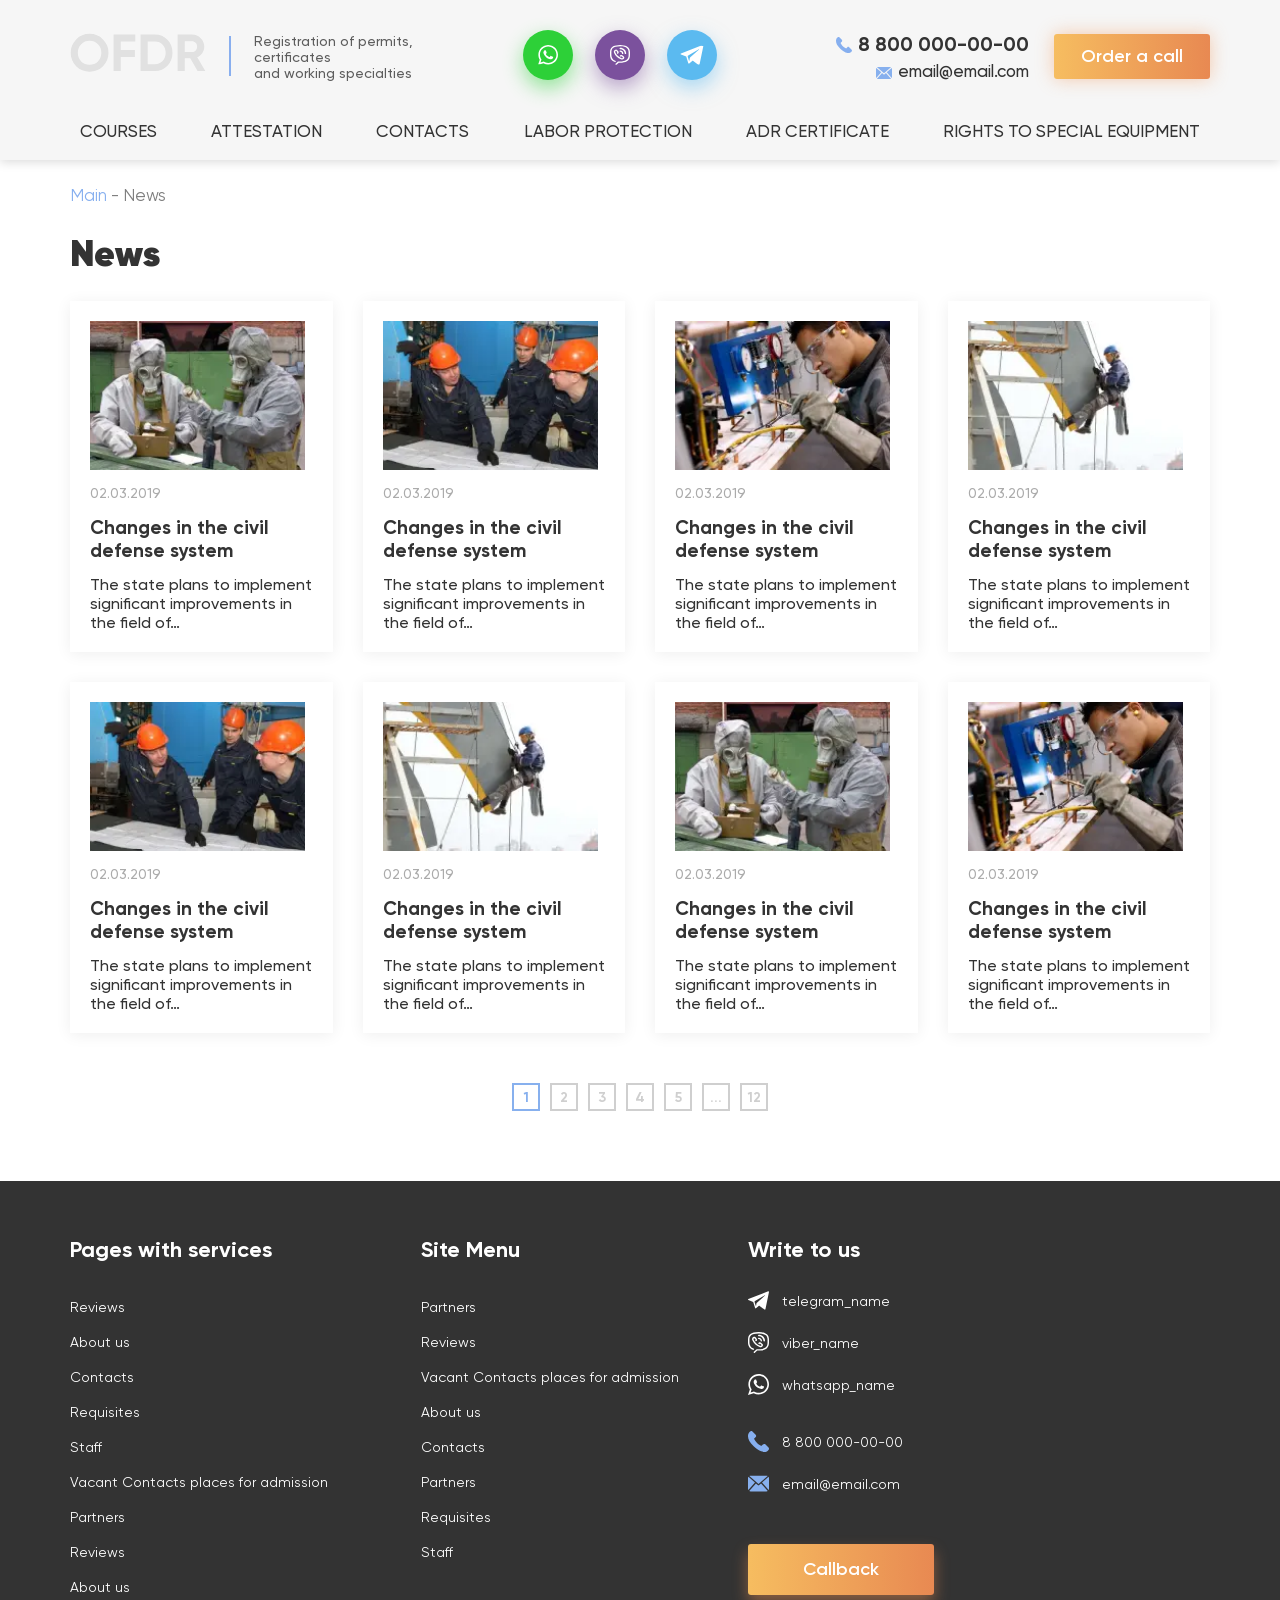
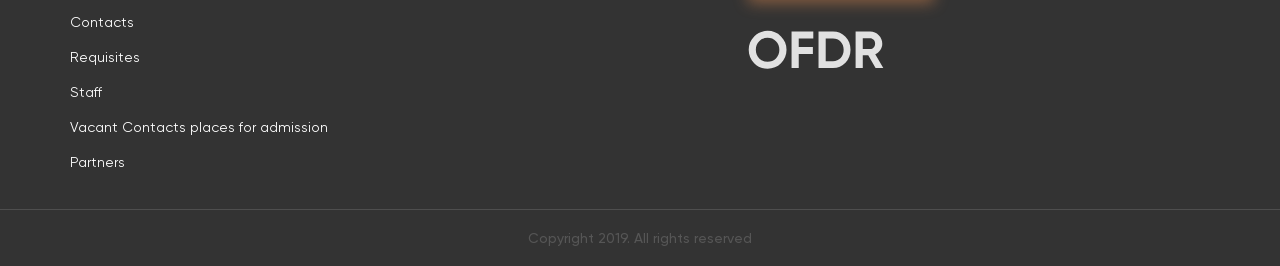
<file: news.html>
<!DOCTYPE html>
<html lang="ru">

<head>
	<title>News</title>
	<meta charset="UTF-8">
	<meta name="format-detection" content="telephone=no">
	<!-- <style>body{opacity: 0;}</style> -->
	<link rel="stylesheet" href="css/style.min.css?_v=20230406212408">
	<link rel="shortcut icon" href="favicon.ico">
	<meta name="robots" content="noindex, nofollow">
	<meta name="viewport" content="width=device-width, initial-scale=1.0">
</head>

<body>
	<div class="wrapper">
		<header class="attestation-header">
			<div class="header__container">
				<div class="header__top header-top">
					<a class="header-top__icon" href="home.html">
						<img class="header-top__image" src="img/logo.svg" alt="logo">
						<span class="header-top__line"></span>
						<div class="header-top__info">
							<p>Registration of permits,</p>
							<p>certificates</p>
							<p>and working specialties</p>
						</div>
					</a>
					<div data-da=".menu-block, 1111" class="header-top__social header-top-social">
						<svg class="header-top-social__svg">
							<use xlink:href="img/icons/icons.svg#svg-whatsapp"></use>
						</svg>
						<svg class="header-top-social__svg">
							<use xlink:href="img/icons/icons.svg#svg-viber"></use>
						</svg>
						<svg class="header-top-social__svg">
							<use xlink:href="img/icons/icons.svg#svg-telegram"></use>
						</svg>
					</div>
					<div class="header-top__contacs header-top-contacs">
						<div class="header-top-contacs__body">
							<a class="header-top-contacs__phone-email" href="tel:88000000000">
								<svg class="header-top-contacs__svg">
									<use xlink:href="img/icons/icons.svg#svg-call"></use>
								</svg>
								<p>8 800 000-00-00</p>
							</a>
							<a class="header-top-contacs__phone-email" href="mailto:email@email.com">
								<svg class="header-top-contacs__svg">
									<use xlink:href="img/icons/icons.svg#svg-mail"></use>
								</svg>
								<p>email@email.com</p>
							</a>
						</div>
						<a data-da=".header-block, 555.91" class="header-top-contacs__call header-top-contacs-call button" href="">
							Order a call
						</a>
					</div>
				</div>
				<div class="header__menu menu">
					<nav class="menu__body">
						<div class="menu-block"></div>
						<ul class="menu__list">
							<li class="menu__item"><a class="menu__link" href="">COURSES</a></li>
							<li class="menu__item"><a class="menu__link" target="_blank" href="attestation.html">ATTESTATION</a></li>
							<li class="menu__item"><a class="menu__link" target="_blank" href="contacts.html">CONTACTS</a></li>
							<li class="menu__item"><a class="menu__link" href="">LABOR PROTECTION</a></li>
							<li class="menu__item"><a class="menu__link" href="">ADR CERTIFICATE</a></li>
							<li class="menu__item"><a class="menu__link" href="">RIGHTS TO SPECIAL EQUIPMENT</a></li>
						</ul>
					</nav>
					<button data-da=".header-top, 1111" class="menu__icon icon-menu" type="button"><span></span></button>
				</div>
				<div class="header-block"></div>
			</div>
		</header>
		<main class="page">
			<div class="navigation">
				<div class="navigation__container">
					<ul class="navigation__list">
						<li class="navigation__item">
							<a class="navigation__link" href="home.html">Main</a>
							<span>-</span>
							<a class="navigation__link navigation__link_grey" href="news.html">News</a>
						</li>
					</ul>
				</div>
			</div>
			<div class="docs__container">
				<h2 class="docs__title docs__title_news title">News</h2>
			</div>
			<div class="new">
				<div class="new__container">
					<div class="new__row">
						<div class="new__column">
							<a class="new__image-ibg" href=""><picture><source data-srcset="img/news/01.webp" srcset="[data-uri]" type="image/webp"><img src="[data-uri]"  data-src="img/news/01.jpg" alt="new №1"></picture></a>
							<div class="new__date">02.03.2019</div>
							<a class="new__title" href="">Changes in the civil defense system</a>
							<a class="new__sub-title" href="">The state plans to implement significant improvements in the field of…</a>
						</div>
						<div class="new__column">
							<a class="new__image-ibg" href=""><picture><source data-srcset="img/news/02.webp" srcset="[data-uri]" type="image/webp"><img src="[data-uri]"  data-src="img/news/02.jpg" alt="new №2"></picture></a>
							<div class="new__date">02.03.2019</div>
							<a class="new__title" href="">Changes in the civil defense system</a>
							<a class="new__sub-title" href="">The state plans to implement significant improvements in the field of…</a>
						</div>
						<div class="new__column">
							<a class="new__image-ibg" href=""><picture><source data-srcset="img/news/03.webp" srcset="[data-uri]" type="image/webp"><img src="[data-uri]"  data-src="img/news/03.jpg" alt="new №3"></picture></a>
							<div class="new__date">02.03.2019</div>
							<a class="new__title" href="">Changes in the civil defense system</a>
							<a class="new__sub-title" href="">The state plans to implement significant improvements in the field of…</a>
						</div>
						<div class="new__column">
							<a class="new__image-ibg" href=""><picture><source data-srcset="img/news/04.webp" srcset="[data-uri]" type="image/webp"><img src="[data-uri]"  data-src="img/news/04.jpg" alt="new №4"></picture></a>
							<div class="new__date">02.03.2019</div>
							<a class="new__title" href="">Changes in the civil defense system</a>
							<a class="new__sub-title" href="">The state plans to implement significant improvements in the field of…</a>
						</div>
						<div class="new__column">
							<a class="new__image-ibg" href=""><picture><source data-srcset="img/news/02.webp" srcset="[data-uri]" type="image/webp"><img src="[data-uri]"  data-src="img/news/02.jpg" alt="new №2"></picture></a>
							<div class="new__date">02.03.2019</div>
							<a class="new__title" href="">Changes in the civil defense system</a>
							<a class="new__sub-title" href="">The state plans to implement significant improvements in the field of…</a>
						</div>
						<div class="new__column">
							<a class="new__image-ibg" href=""><picture><source data-srcset="img/news/04.webp" srcset="[data-uri]" type="image/webp"><img src="[data-uri]"  data-src="img/news/04.jpg" alt="new №4"></picture></a>
							<div class="new__date">02.03.2019</div>
							<a class="new__title" href="">Changes in the civil defense system</a>
							<a class="new__sub-title" href="">The state plans to implement significant improvements in the field of…</a>
						</div>
						<div class="new__column">
							<a class="new__image-ibg" href=""><picture><source data-srcset="img/news/01.webp" srcset="[data-uri]" type="image/webp"><img src="[data-uri]"  data-src="img/news/01.jpg" alt="new №1"></picture></a>
							<div class="new__date">02.03.2019</div>
							<a class="new__title" href="">Changes in the civil defense system</a>
							<a class="new__sub-title" href="">The state plans to implement significant improvements in the field of…</a>
						</div>
						<div class="new__column">
							<a class="new__image-ibg" href=""><picture><source data-srcset="img/news/03.webp" srcset="[data-uri]" type="image/webp"><img src="[data-uri]"  data-src="img/news/03.jpg" alt="new №2"></picture></a>
							<div class="new__date">02.03.2019</div>
							<a class="new__title" href="">Changes in the civil defense system</a>
							<a class="new__sub-title" href="">The state plans to implement significant improvements in the field of…</a>
						</div>
					</div>
					<div class="new__pagination">
						<div class="new__number">1</div>
						<div class="new__number">2</div>
						<div class="new__number">3</div>
						<div class="new__number">4</div>
						<div class="new__number">5</div>
						<div class="new__number">...</div>
						<div class="new__number">12</div>
					</div>
				</div>
			</div>
		</main>
		<footer class="footer">
			<div class="footer__container">
				<div data-one-spoller data-spollers="940,max" class="footer__column spollers">
					<div class="footer__item spollers__item">
						<div data-spoller data-spoller-close class="footer__title spollers__title">Pages with services</div>
						<div class="spollers__body">
							<a class="footer__link" href="">Reviews</a>
							<a class="footer__link" href="">About us</a>
							<a class="footer__link" href="">Contacts</a>
							<a class="footer__link" href="">Requisites</a>
							<a class="footer__link" href="">Staff</a>
							<a class="footer__link" href="">Vacant Contacts places for admission</a>
							<a class="footer__link" href="">Partners</a>
							<a class="footer__link" href="">Reviews</a>
							<a class="footer__link" href="">About us</a>
							<a class="footer__link" href="">Contacts</a>
							<a class="footer__link" href="">Requisites</a>
							<a class="footer__link" href="">Staff</a>
							<a class="footer__link" href="">Vacant Contacts places for admission</a>
							<a class="footer__link" href="">Partners</a>
						</div>
					</div>
					<div class="footer__item spollers__item">
						<div data-spoller data-spoller-close class="footer__title spollers__title">Site Menu</div>
						<div class="spollers__body">
							<a class="footer__link" href="">Partners</a>
							<a class="footer__link" href="">Reviews</a>
							<a class="footer__link" href="">Vacant Contacts places for admission</a>
							<a class="footer__link" href="">About us</a>
							<a class="footer__link" href="">Contacts</a>
							<a class="footer__link" href="">Partners</a>
							<a class="footer__link" href="">Requisites</a>
							<a class="footer__link" href="">Staff</a>
						</div>
					</div>
				</div>
				<div class="footer__column">
					<div class="footer__item">
						<div class="footer__content">
							<div class="footer__title">Write to us</div>
							<a class="footer__link" href="">
								<svg class="footer__svg">
									<use xlink:href="img/icons/icons.svg#svg-telegram"></use>
								</svg>
								telegram_name
							</a>
							<a class="footer__link" href="">
								<svg class="footer__svg">
									<use xlink:href="img/icons/icons.svg#svg-viber"></use>
								</svg>
								viber_name
							</a>
							<a class="footer__link" href="">
								<svg class="footer__svg">
									<use xlink:href="img/icons/icons.svg#svg-whatsapp"></use>
								</svg>
								whatsapp_name
							</a>
							<div class="footer__contact">
								<a class="footer__link" href="tel:88000000000">
									<svg class="footer__svg">
										<use xlink:href="img/icons/icons.svg#svg-call"></use>
									</svg>
									8 800 000-00-00
								</a>
								<a class="footer__link" href="mailto:email@email.com">
									<svg class="footer__svg">
										<use xlink:href="img/icons/icons.svg#svg-mail"></use>
									</svg>
									email@email.com
								</a>
							</div>
						</div>
						<div class="footer__content">
							<a class="footer__button button" href="">Callback</a>
							<a class="footer__logo" href=""><img src="img/logo.svg" alt="logo"></a>
						</div>
					</div>
				</div>
			</div>
			<div class="footer__copyright">
				Copyright 2019. All rights reserved
			</div>
		</footer>
	</div>
	<!-- <div id="popup" aria-hidden="true" class="popup">
	<div class="popup__wrapper">
		<div class="popup__content">
			<button data-close type="button" class="popup__close">Закрыть</button>
			<div class="popup__text">
				Text
			</div>
		</div>
	</div>
</div> -->
	<script src="js/app.min.js?_v=20230406212408"></script>
</body>

</html>
</file>
<file: css/style.min.css>
@charset "UTF-8";@font-face{font-family:Gilroy;font-display:swap;src:url(../fonts/Gilroy-Bold.woff2) format("woff2"),url(../fonts/Gilroy-Bold.woff) format("woff");font-weight:700;font-style:normal}@font-face{font-family:Gilroy;font-display:swap;src:url(../fonts/Gilroy-ExtraBold.woff2) format("woff2"),url(../fonts/Gilroy-ExtraBold.woff) format("woff");font-weight:800;font-style:normal}@font-face{font-family:Gilroy;font-display:swap;src:url(../fonts/Gilroy-Heavy.woff2) format("woff2"),url(../fonts/Gilroy-Heavy.woff) format("woff");font-weight:800;font-style:normal}@font-face{font-family:Gilroy;font-display:swap;src:url(../fonts/Gilroy-Regular.woff2) format("woff2"),url(../fonts/Gilroy-Regular.woff) format("woff");font-weight:400;font-style:normal}@font-face{font-family:Gilroy;font-display:swap;src:url(../fonts/Gilroy-Medium.woff2) format("woff2"),url(../fonts/Gilroy-Medium.woff) format("woff");font-weight:500;font-style:normal}@font-face{font-family:Gilroy;font-display:swap;src:url(../fonts/Gilroy-SemiBold.woff2) format("woff2"),url(../fonts/Gilroy-SemiBold.woff) format("woff");font-weight:600;font-style:normal}[class*=_icon-]:before{font-family:icons;font-style:normal;font-weight:400;font-variant:normal;text-transform:none;line-height:1;-webkit-font-smoothing:antialiased;-moz-osx-font-smoothing:grayscale}[class*=_icon-]:before{display:block}*{padding:0;margin:0;border:0}*,:after,:before{-webkit-box-sizing:border-box;box-sizing:border-box}body,html{height:100%;min-width:320px}body{color:#333;line-height:1;font-family:Gilroy;font-size:1.0625rem;-ms-text-size-adjust:100%;-moz-text-size-adjust:100%;-webkit-text-size-adjust:100%;-webkit-font-smoothing:antialiased;-moz-osx-font-smoothing:grayscale}button,input,textarea{font-family:Gilroy;font-size:inherit}button{cursor:pointer;color:inherit;background-color:inherit}a{color:inherit;word-wrap:break-word}a:link,a:visited{text-decoration:none}a:hover{text-decoration:none}ul li{word-wrap:break-word;list-style:none}img{vertical-align:top}h1,h2,h3,h4,h5,h6{word-wrap:break-word;font-weight:inherit;font-size:inherit}body .attestation-header{position:relative;z-index:50;background:#f6f6f6;-webkit-box-shadow:0 2px 10px rgba(0,0,0,.149476);box-shadow:0 2px 10px rgba(0,0,0,.149476)}.lock body{overflow:hidden;-ms-touch-action:none;touch-action:none;-ms-scroll-chaining:none;overscroll-behavior:none}.wrapper{min-height:100%;display:-webkit-box;display:-ms-flexbox;display:flex;-webkit-box-orient:vertical;-webkit-box-direction:normal;-ms-flex-direction:column;flex-direction:column;overflow:hidden}.wrapper>main{-webkit-box-flex:1;-ms-flex:1 1 auto;flex:1 1 auto}.wrapper>*{min-width:0}[class*=__container]{max-width:71.25rem;-webkit-box-sizing:content-box;box-sizing:content-box;margin:0 auto;padding:0 .9375rem}.form__error{position:absolute;margin:.3125rem 0 0 0;color:#b22222}input[type=email],input[type=tel],input[type=text],textarea{-webkit-appearance:none;-moz-appearance:none;appearance:none}.input{border-radius:2px!important;width:100%;display:block;padding:0 20px}textarea.input{resize:none;padding:0 0}.spollers{display:-ms-grid;display:grid;gap:25px}.spollers__item{font-size:1.25rem}.spollers__title{width:100%;cursor:default;text-align:left;padding:0 3.125rem .625rem 0;border-radius:.3125rem;position:relative}._spoller-init .spollers__title{cursor:pointer}._spoller-init .spollers__title::after,._spoller-init .spollers__title::before{content:"";position:absolute;right:25px;top:40%;background-color:#000;height:2px;width:15px;-webkit-transition:-webkit-transform .5s ease 0s;transition:-webkit-transform .5s ease 0s;-o-transition:transform .5s ease 0s;transition:transform .5s ease 0s;transition:transform .5s ease 0s,-webkit-transform .5s ease 0s}._spoller-init .spollers__title::before{-webkit-transform:translate(-75%,-50%) rotate(40deg);-ms-transform:translate(-75%,-50%) rotate(40deg);transform:translate(-75%,-50%) rotate(40deg)}._spoller-init .spollers__title::after{-webkit-transform:translate(0,-50%) rotate(-40deg);-ms-transform:translate(0,-50%) rotate(-40deg);transform:translate(0,-50%) rotate(-40deg)}._spoller-init .spollers__title._spoller-active::before{-webkit-transform:translateX(-75%) rotate(-40deg);-ms-transform:translateX(-75%) rotate(-40deg);transform:translateX(-75%) rotate(-40deg)}._spoller-init .spollers__title._spoller-active::after{-webkit-transform:rotate(40deg);-ms-transform:rotate(40deg);transform:rotate(40deg)}.spollers__body{padding:0 0 2.5rem 0;border-radius:.3125rem}[class*=-ibg]{position:relative}[class*=-ibg] img{position:absolute;width:100%;height:100%;top:0;left:0;-o-object-fit:cover;object-fit:cover}[class*=-ibg_contain] img{-o-object-fit:contain;object-fit:contain}.title{word-wrap:break-word;font-weight:800;line-height:1.2777777778;text-align:center}.button{-ms-flex-item-align:end;align-self:flex-end;padding:.75rem 1.6875rem;text-align:center;background:-webkit-gradient(linear,left top,right top,from(#f6bd60),to(#e88952));background:-o-linear-gradient(left,#f6bd60 0,#e88952 100%);background:linear-gradient(90deg,#f6bd60 0,#e88952 100%);-webkit-box-shadow:0 0 18px rgba(242,147,81,.450503);box-shadow:0 0 18px rgba(242,147,81,.450503);border-radius:3px;font-weight:600;font-size:1.125rem;line-height:1.1666666667;-webkit-transition:all .5s ease 0s;-o-transition:all .5s ease 0s;transition:all .5s ease 0s;color:#fff}.button_blue{display:inline-block;margin-right:auto;padding:.9375rem 4.1875rem;text-align:center;font-weight:700;font-size:1rem;line-height:1.1875;background:-webkit-gradient(linear,left top,right top,from(#87aff1),color-stop(100%,#6c80cb),to(#6c80cb));background:-o-linear-gradient(left,#87aff1 0,#6c80cb 100%,#6c80cb 100%);background:linear-gradient(90deg,#87aff1 0,#6c80cb 100%,#6c80cb 100%);-webkit-box-shadow:0 12px 20px rgba(132,170,237,.454846);box-shadow:0 12px 20px rgba(132,170,237,.454846);border-radius:3px;-webkit-transition:all .5s ease 0s;-o-transition:all .5s ease 0s;transition:all .5s ease 0s;color:#fff}.header{position:relative;z-index:50}.header__top{display:-webkit-box;display:-ms-flexbox;display:flex;-webkit-box-pack:justify;-ms-flex-pack:justify;justify-content:space-between;-webkit-box-align:center;-ms-flex-align:center;align-items:center;margin-bottom:2.5rem}.header-top__icon{display:-webkit-box;display:-ms-flexbox;display:flex;-webkit-box-align:start;-ms-flex-align:start;align-items:flex-start}.header-top__line{height:2.5rem;width:.125rem;display:block;border:1px solid #89afef;margin:.1875rem 1.4375rem 0 1.4375rem}.header-top__info{max-width:11.875rem;font-weight:500;font-size:.875rem;line-height:1.1428571429;color:#5d5d5d}.header-top__contacs{display:-webkit-box;display:-ms-flexbox;display:flex}.header-top-social__svg{width:3.125rem;height:3.125rem;fill:#fff;padding:.9375rem 0;border-radius:50%;margin:0 .5625rem;-webkit-transition:all .5s ease 0s;-o-transition:all .5s ease 0s;transition:all .5s ease 0s;cursor:pointer}.header-top-social__svg:nth-child(1){background:#2dd038;-webkit-box-shadow:0 8px 20px rgba(45,208,56,.497678);box-shadow:0 8px 20px rgba(45,208,56,.497678);margin:0 .5625rem 0 0}.header-top-social__svg:nth-child(2){background:#7b519d;-webkit-box-shadow:0 8px 20px rgba(123,81,157,.503797);box-shadow:0 8px 20px rgba(123,81,157,.503797)}.header-top-social__svg:nth-child(3){background:#5bbaf0;-webkit-box-shadow:0 8px 20px rgba(91,186,240,.5);box-shadow:0 8px 20px rgba(91,186,240,.5)}.header-top-contacs__body{max-width:13.75rem;margin:auto 0 auto 0}.header-top-contacs__phone-email{display:-webkit-box;display:-ms-flexbox;display:flex;-webkit-box-pack:end;-ms-flex-pack:end;justify-content:flex-end;-webkit-box-align:center;-ms-flex-align:center;align-items:center}.header-top-contacs__phone-email:nth-child(1) p{font-weight:700;font-size:1.25rem;line-height:1.2;margin:0 0 .3125rem 0}.header-top-contacs__phone-email:nth-child(2){-webkit-box-align:end;-ms-flex-align:end;align-items:flex-end;font-weight:500;font-size:1.0625rem;line-height:1.1764705882}.header-top-contacs__phone-email:hover{text-decoration:underline}.header-top-contacs__call{max-width:12.1875rem;margin:auto 0 auto 0}.header-top-contacs__svg{-webkit-box-align:center;-ms-flex-align:center;align-items:center;max-width:1rem;max-height:1rem;margin:-.1875rem .375rem 0 0;fill:#86afef}.menu__body{left:-100%}.menu__list{display:-webkit-box;display:-ms-flexbox;display:flex;-webkit-box-pack:justify;-ms-flex-pack:justify;justify-content:space-between}.menu__item{margin:0 .625rem;display:inline-block;-webkit-transition:all .4s ease 0s;-o-transition:all .4s ease 0s;transition:all .4s ease 0s;position:relative}.menu__item::after{content:"";opacity:0;visibility:hidden;position:absolute;top:1.875rem;left:.625rem;height:2px;background-color:#5b81c4;width:calc(100% - 1.25rem);-webkit-transition:all .4s ease 0s;-o-transition:all .4s ease 0s;transition:all .4s ease 0s}.menu__link{font-weight:500}.icon-menu{display:none}.footer{background:#333;color:#fff}.footer__container{padding:3.4375rem .9375rem 0 .9375rem;display:-webkit-box;display:-ms-flexbox;display:flex}.footer__column{display:-webkit-box;display:-ms-flexbox;display:flex;-webkit-box-pack:justify;-ms-flex-pack:justify;justify-content:space-between;-webkit-box-flex:1;-ms-flex:1 1 auto;flex:1 1 auto}.footer__item{-webkit-box-flex:0;-ms-flex:0 1 50%;flex:0 1 50%}.footer__title{word-break:break-all;word-wrap:break-word;font-weight:700;font-size:1.375rem;line-height:1.2272727273;margin:0 0 1.6875rem 0}.footer__link{-webkit-box-align:center;-ms-flex-align:center;align-items:center;font-size:.875rem;line-height:1;display:-webkit-box;display:-ms-flexbox;display:flex}.footer__link:not(:last-child){margin-bottom:1.3125rem}.footer__link:hover{text-decoration:underline}.footer__svg{max-width:1.3125rem;max-height:1.3125rem;margin:0 .8125rem 0 0;fill:#fff}.footer__logo{display:inline-block;padding-bottom:1.25rem}.footer__logo img{color:rgba(255,255,255,.041)}.footer__contact{margin-top:2.25rem;margin-bottom:3.125rem}.footer__button{word-break:break-all;display:inline-block;text-align:center;max-width:16.375rem;padding:.9375rem 3.4375rem;background:-webkit-gradient(linear,left top,right top,from(#f6bd60),to(#e88952));background:-o-linear-gradient(left,#f6bd60 0,#e88952 100%);background:linear-gradient(90deg,#f6bd60 0,#e88952 100%);-webkit-box-shadow:0 8px 15px rgba(242,147,81,.449492);box-shadow:0 8px 15px rgba(242,147,81,.449492);border-radius:3px}.footer__copyright{padding:1.25rem 0;border-top:1px solid #4e4e4e;font-weight:500;font-size:.875rem;line-height:1.1428571429;text-align:center;color:#565656}.main-block__container{display:-webkit-box;display:-ms-flexbox;display:flex;-webkit-box-align:end;-ms-flex-align:end;align-items:flex-end}.main-block__content{word-wrap:break-word}.main-block__image-ibg{position:absolute;width:100%;top:0;left:0;z-index:-1}.main-block-content{display:-webkit-box;display:-ms-flexbox;display:flex;-webkit-box-orient:vertical;-webkit-box-direction:normal;-ms-flex-direction:column;flex-direction:column}.main-block-content__title{font-weight:900;line-height:1.275}.main-block-content__price{font-weight:500;line-height:1.1666666667}.main-block-content__price span{font-weight:800;line-height:1.2916666667}.docs__title{margin:0 0 2.5rem 0}.docs__title_news{text-align:left;margin:0 0 1.5625rem 0}.docs__row{display:-ms-grid;display:grid}.docs__column{display:inline-block;word-wrap:break-word;overflow:hidden;text-align:center;padding:2rem 4.25rem;background:#fff;-webkit-box-shadow:0 7px 30px rgba(0,0,0,.1);box-shadow:0 7px 30px rgba(0,0,0,.1);-webkit-transition:-webkit-box-shadow .3s ease 0s;transition:-webkit-box-shadow .3s ease 0s;-o-transition:box-shadow .3s ease 0s;transition:box-shadow .3s ease 0s;transition:box-shadow .3s ease 0s,-webkit-box-shadow .3s ease 0s;min-height:11.875rem}.docs__column:nth-child(2){padding:2rem 5.3125rem 1.875rem 5rem}.docs__column:nth-child(3){padding:1.875rem}.docs__column:nth-child(4){padding:2.0625rem 3.3125rem}.docs__column:nth-child(5){padding:2.0625rem 3.875rem}.docs__column:nth-child(6){padding:2rem 4.1875rem 3.4375rem 4.1875rem}.docs__column:nth-child(7){padding:1.875rem}.docs__column:nth-child(8){padding:2.1875rem 3.75rem}.docs__column:nth-child(9){padding:1.875rem 2.0625rem 2.25rem 1.9375rem}.docs__column:nth-child(10){padding:2.0625rem 3.625rem 2.25rem}.docs__column:nth-child(11){padding:1.9375rem 2.1875rem}.docs__column:nth-child(12){padding:1.9375rem 4.625rem}.docs__image-ibg{margin:0 auto .9375rem auto}.docs__image-ibg_1{width:3.5rem;height:4rem}.docs__image-ibg_11,.docs__image-ibg_2,.docs__image-ibg_3,.docs__image-ibg_4{width:4.125rem;height:4.125rem}.docs__image-ibg_5{width:4.5625rem;height:4.125rem}.docs__image-ibg_6{width:3.1875rem;height:4rem}.docs__image-ibg_7{width:2.625rem;height:4.375rem}.docs__image-ibg_8{width:4.1875rem;height:4rem}.docs__image-ibg_9{width:3.875rem;height:4.375rem}.docs__image-ibg_10{width:4rem;height:4rem}.docs__image-ibg_12{width:4.875rem;height:4.1875rem}.docs__name{font-weight:600;font-size:1.1875rem;line-height:1.2105263158}.benefits{background:#f6f6f6}.benefits__item{display:-webkit-box;display:-ms-flexbox;display:flex;-webkit-box-pack:justify;-ms-flex-pack:justify;justify-content:space-between}.benefits__column{display:-webkit-box;display:-ms-flexbox;display:flex;-webkit-box-orient:vertical;-webkit-box-direction:normal;-ms-flex-direction:column;flex-direction:column;word-wrap:break-word}.benefits__column:nth-child(1){max-width:12.1875rem}.benefits__column:nth-child(2){max-width:12.4375rem}.benefits__column:nth-child(3){max-width:15.375rem}.benefits__column:nth-child(4){max-width:12.5rem}.benefits__img{display:block;width:6.25rem;text-align:center;margin:0 auto .9375rem auto;background:#fff;border:1px solid #e8e8e8;border-radius:50%}.benefits__img_1{padding:1.5625rem 1.875rem}.benefits__img_2{padding:1.4375rem}.benefits__img_3{padding:1.375rem 1.875rem}.benefits__img_4{padding:2.1875rem 1.25rem}.benefits__title{font-weight:800;font-size:1.375rem;line-height:1.2272727273;text-align:center;margin:0 0 .9375rem 0}.benefits__sub-title{font-weight:500;font-size:1.0625rem;line-height:1.4705882353;text-align:center}.programs__wrapper{display:-webkit-box;display:-ms-flexbox;display:flex}.programs__slide{display:-webkit-box;display:-ms-flexbox;display:flex;-webkit-box-orient:vertical;-webkit-box-direction:normal;-ms-flex-direction:column;flex-direction:column;word-wrap:break-word;min-height:100%;padding:1.25rem;background:#fff;-webkit-box-shadow:0 2px 15px rgba(0,0,0,.041);box-shadow:0 2px 15px rgba(0,0,0,.041);margin:0 0 2.3125rem 0;-webkit-transition:-webkit-box-shadow .5s ease 0s;transition:-webkit-box-shadow .5s ease 0s;-o-transition:box-shadow .5s ease 0s;transition:box-shadow .5s ease 0s;transition:box-shadow .5s ease 0s,-webkit-box-shadow .5s ease 0s}.programs__image-ibg{display:inline-block;opacity:.7;margin:0 auto 1.0625rem auto;-webkit-transition:all .3s ease 0s;-o-transition:all .3s ease 0s;transition:all .3s ease 0s}.programs__name{font-weight:800;font-size:1.1875rem;line-height:1.2105263158;text-align:center}.programs__name:hover{text-decoration:underline}.programs__group{-webkit-box-flex:1;-ms-flex:1 1 auto;flex:1 1 auto;font-weight:500;font-size:1rem;line-height:1.1875;text-align:center;color:#53b43b;margin:0 0 1.25rem 0}.programs__group svg{margin:0 0 -.15625rem 0;height:1rem;width:1rem}.programs__price{text-align:center;font-weight:800;font-size:1.375rem;line-height:1.2272727273}.programs__dotts{display:-webkit-box;display:-ms-flexbox;display:flex;-webkit-box-pack:center;-ms-flex-pack:center;justify-content:center;-webkit-box-align:center;-ms-flex-align:center;align-items:center;margin:2.3125rem 0 0 0;gap:.9375rem}.programs__dotts .swiper-pagination-bullet{cursor:pointer;height:.9375rem;width:.9375rem;background:#e4e4e4;border-radius:50%}.programs__dotts .swiper-pagination-bullet-active{border:2px solid #84aaed;height:.9375rem;width:.9375rem}.certificate{background:#f6f6f6}.certificate__title{margin:0 0 2.8125rem 0}.certificate__slide{display:-webkit-box;display:-ms-flexbox;display:flex;-webkit-box-pack:center;-ms-flex-pack:center;justify-content:center;-webkit-box-align:center;-ms-flex-align:center;align-items:center}.certificate__image-ibg{opacity:.8;width:13.9375rem;padding-bottom:19.125rem}.news__container{display:-webkit-box;display:-ms-flexbox;display:flex;-webkit-box-orient:vertical;-webkit-box-direction:normal;-ms-flex-direction:column;flex-direction:column;-webkit-box-pack:center;-ms-flex-pack:center;justify-content:center;-webkit-box-align:center;-ms-flex-align:center;align-items:center}.news__title{margin:0 0 1.5625rem 0}.news__row{display:-webkit-box;display:-ms-flexbox;display:flex;-webkit-box-align:center;-ms-flex-align:center;align-items:center;margin-bottom:2.8125rem}.news__main-stock{-webkit-box-flex:0;-ms-flex:0 1 50%;flex:0 1 50%}.news__main-blog{display:-webkit-box;display:-ms-flexbox;display:flex;-webkit-box-flex:0;-ms-flex:0 1 25%;flex:0 1 25%;margin:0 0 0 1.875rem}.news__all-news{display:inline-block;border:2px solid #6d81cc;border-radius:3px;text-align:center;text-transform:uppercase;font-weight:700;color:#6d81cc;font-size:1rem;line-height:1.1875;padding:.625rem 3.4375rem;-webkit-transition:all .3s ease 0s;-o-transition:all .3s ease 0s;transition:all .3s ease 0s}.no-webp .main-stock{background:url(../img/main_block/akciya.png) center/cover no-repeat}.main-stock{display:-webkit-box;display:-ms-flexbox;display:flex;-webkit-box-pack:center;-ms-flex-pack:center;justify-content:center;padding:2.5rem 1.875rem 5rem 1.875rem;height:21.75rem;overflow:auto}.main-stock__text{max-width:16.875rem;word-wrap:break-word}.main-stock__title{font-weight:700;font-size:1.5rem;line-height:1.2083333333;margin:0 0 1.875rem 0}.main-stock__title span{color:#44659e}.main-stock__sub-title{font-weight:500;font-size:1rem;line-height:1.5}.main-stock__image-ibg{height:10.1875rem;width:14.1875rem;-ms-flex-item-align:center;-ms-grid-row-align:center;align-self:center}.main-stock__image-ibg img{max-width:100%}.main-blog__column{display:-webkit-box;display:-ms-flexbox;display:flex;-webkit-box-orient:vertical;-webkit-box-direction:normal;-ms-flex-direction:column;flex-direction:column;word-wrap:break-word;padding:1.25rem;background:#fff;-webkit-box-shadow:0 2px 15px rgba(0,0,0,.0677994);box-shadow:0 2px 15px rgba(0,0,0,.0677994);-webkit-transition:-webkit-box-shadow .5s ease 0s;transition:-webkit-box-shadow .5s ease 0s;-o-transition:box-shadow .5s ease 0s;transition:box-shadow .5s ease 0s;transition:box-shadow .5s ease 0s,-webkit-box-shadow .5s ease 0s}.main-blog__column:not(:last-child){margin:0 1.875rem 0 0}.main-blog__image-ibg{display:inline-block;margin:0 auto .9375rem auto;-webkit-transition:all .3s ease 0s;-o-transition:all .3s ease 0s;transition:all .3s ease 0s}.main-blog__date{font-weight:500;font-size:.875rem;line-height:1.1428571429;color:#ababab;margin:0 0 .9375rem 0}.main-blog__title{margin:0 0 .8125rem 0;font-weight:700;font-size:1.1875rem;line-height:1.2105263158}.main-blog__title:hover{text-decoration:underline}.main-blog__sub-title{font-weight:500;font-size:1rem;line-height:1.1875}.navigation{padding:1.5625rem 0}.navigation__item span{color:#7d7d7d}.navigation__link{color:#86afef;line-height:1.2}.navigation__link_grey{color:#7d7d7d}.navigation__link:hover{text-decoration:underline}.no-webp .preview__body{background:url(../img/attestation/bg.png) center/cover no-repeat}.preview__body{display:-webkit-box;display:-ms-flexbox;display:flex;-webkit-box-align:center;-ms-flex-align:center;align-items:center}.preview__order{margin:0 0 0 2.3125rem}.preview__title{word-wrap:break-all;padding-right:.9375rem}.preview-example__image-ibg{min-width:17rem;height:15.375rem}.preview-order__make,.preview-order__title{font-size:.9375rem;line-height:1.2;text-align:center;font-weight:500;color:#333;margin-bottom:.625rem}.preview-order__sub-title{max-width:7.5rem;font-weight:800;font-size:2.25rem;line-height:1.2222222222;color:#87b0ee;border-bottom:2px solid #87b0ee;margin-bottom:1.5625rem;margin-left:auto;margin-right:auto}.preview-order__make{margin-bottom:1.125rem}.preview-order__make span{font-weight:700}.preview-order__term{font-weight:500;font-size:.9375rem;line-height:1.6;text-align:center;margin-bottom:2.8125rem}.preview-order__term span{font-weight:700}.preview-order__button{display:inline-block;margin:0 auto}.preview-title__title{font-weight:800;line-height:1.275;margin-bottom:1.25rem}.preview-title__sub-title{font-weight:500;line-height:1.5294117647}.instruction-text__title{font-weight:800;line-height:1.2083333333}.instruction-text__title_little{font-weight:700;line-height:1.2631578947}.instruction-text__item{display:-webkit-box;display:-ms-flexbox;display:flex;-webkit-box-align:start;-ms-flex-align:start;align-items:flex-start}.instruction-text__item:not(:last-child){margin-bottom:.625rem}.instruction-text__item svg{margin:.4375rem 0 0 0;height:.5625rem;-webkit-box-flex:0;-ms-flex:0 0 .5625rem;flex:0 0 .5625rem}.instruction-text__item p{margin:0 0 0 .875rem}.instruction-sub-title{line-height:1.3333333333}.no-webp .safety{background:url(../img/safety/bg.png) center/cover no-repeat}.safety__title{font-weight:800;font-size:2.5rem;line-height:1.275;color:#fff;margin:0 0 .9375rem 0}.safety__form{display:-webkit-box;display:-ms-flexbox;display:flex;-ms-flex-wrap:wrap;flex-wrap:wrap;-webkit-box-pack:center;-ms-flex-pack:center;justify-content:center;-webkit-box-align:end;-ms-flex-align:end;align-items:flex-end;margin:0 -.9375rem}.safety__body{display:-webkit-box;display:-ms-flexbox;display:flex;-ms-flex-wrap:wrap;flex-wrap:wrap;-webkit-box-pack:center;-ms-flex-pack:center;justify-content:center;margin:0;padding:2.1875rem 0 0 0;border-top:1px solid #678bc7}.safety__section{padding:0 .9375rem;margin-bottom:2.1875rem}.safety__section p{font-weight:400;font-size:1.0625rem;line-height:1.1764705882;color:#516c9a;margin:0 0 .625rem 0}.safety__input{background:#fff;border-radius:2px;height:2.875rem}.safety__input::-webkit-input-placeholder{line-height:1.1875;padding:.625rem}.safety__input::-moz-placeholder{line-height:1.1875;padding:.625rem}.safety__input:-ms-input-placeholder{line-height:1.1875;padding:.625rem}.safety__input::-ms-input-placeholder{line-height:1.1875;padding:.625rem}.safety__input::placeholder{line-height:1.1875;padding:.625rem}.safety__input_short{width:10.25rem}.safety__input_long::-webkit-input-placeholder{line-height:1.1428571429}.safety__input_long::-moz-placeholder{line-height:1.1428571429}.safety__input_long:-ms-input-placeholder{line-height:1.1428571429}.safety__input_long::-ms-input-placeholder{line-height:1.1428571429}.safety__input_long::placeholder{line-height:1.1428571429}.safety__button{-ms-flex-item-align:start;align-self:flex-start;background:-webkit-gradient(linear,left top,right top,from(#f6bd60),to(#e88952));background:-o-linear-gradient(left,#f6bd60 0,#e88952 100%);background:linear-gradient(90deg,#f6bd60 0,#e88952 100%);-webkit-box-shadow:0 8px 18px rgba(167,108,67,.43892);box-shadow:0 8px 18px rgba(167,108,67,.43892);border-radius:2px;font-weight:600;font-size:.9375rem;padding:.84375rem 1.125rem;color:#fff}.new__row{display:-ms-grid;display:grid;gap:1.875rem}.new__column{display:-webkit-box;display:-ms-flexbox;display:flex;-webkit-box-orient:vertical;-webkit-box-direction:normal;-ms-flex-direction:column;flex-direction:column;word-wrap:break-word;padding:1.25rem;background:#fff;-webkit-box-shadow:0 2px 15px rgba(0,0,0,.0677994);box-shadow:0 2px 15px rgba(0,0,0,.0677994);-webkit-transition:-webkit-box-shadow .5s ease 0s;transition:-webkit-box-shadow .5s ease 0s;-o-transition:box-shadow .5s ease 0s;transition:box-shadow .5s ease 0s;transition:box-shadow .5s ease 0s,-webkit-box-shadow .5s ease 0s}.new__image-ibg{display:inline-block;margin-bottom:.9375rem;-webkit-transition:all .3s ease 0s;-o-transition:all .3s ease 0s;transition:all .3s ease 0s}.new__date{font-weight:500;font-size:.875rem;line-height:1.1428571429;color:#ababab;margin:0 0 .9375rem 0}.new__title{margin:0 0 .8125rem 0;font-weight:700;font-size:1.1875rem;line-height:1.2105263158}.new__title:hover{text-decoration:underline}.new__sub-title{font-weight:500;font-size:1rem;line-height:1.1875}.new__pagination{display:-webkit-box;display:-ms-flexbox;display:flex;-webkit-box-pack:center;-ms-flex-pack:center;justify-content:center;-webkit-box-align:center;-ms-flex-align:center;align-items:center;padding:3.125rem 0 4.375rem 0}.new__number{cursor:pointer;min-width:28px;height:28px;left:848px;top:1093px;border:2px solid #cfcfcf;margin:0 .3125rem;padding:.25rem 0;font-family:Gilroy;font-weight:700;font-size:.875rem;line-height:1.2142857143;text-align:center;color:#cfcfcf}.new__number:nth-child(1){color:#87b0ee;border:2px solid #87b0ee}.contacts{padding:0 0 4.375rem 0}.contacts__body{display:-webkit-box;display:-ms-flexbox;display:flex;-webkit-box-pack:justify;-ms-flex-pack:justify;justify-content:space-between}.contacts__info{-webkit-box-flex:0;-ms-flex:0 1 50%;flex:0 1 50%}.info-contacts__title{font-family:Gilroy;font-weight:800;font-size:2.25rem;line-height:1.2777777778;color:#333;margin:0 0 .625rem 0}.info-contacts__sub-title{font-family:Gilroy;font-weight:500;font-size:1.0625rem;line-height:1.1764705882;color:#333;margin:0 0 2.1875rem 0}.info-contacts__contact{margin:0 0 3.125rem 0}.info-contacts__phone-email{display:-webkit-box;display:-ms-flexbox;display:flex;-webkit-box-pack:start;-ms-flex-pack:start;justify-content:flex-start;-webkit-box-align:center;-ms-flex-align:center;align-items:center;margin-top:.3125rem}.info-contacts__phone-email:nth-child(1) p{font-weight:700;font-size:1.25rem;line-height:1.2;margin:0 0 .3125rem 0}.info-contacts__phone-email:nth-child(2){-webkit-box-align:end;-ms-flex-align:end;align-items:flex-end;font-weight:500;font-size:1.0625rem;line-height:1.1764705882}.info-contacts__phone-email:hover{text-decoration:underline}.info-contacts__qr-code{display:-webkit-box;display:-ms-flexbox;display:flex;margin:0 0 .9375rem 0}.info-contacts__text{margin:.9375rem 0 0 1.875rem}.info-contacts__text p:nth-child(1){font-family:Gilroy;font-weight:700;line-height:1.2222222222;color:#333;margin:0 0 1.125rem 0}.info-contacts__text p:nth-child(2){font-family:Gilroy;font-weight:400;font-size:1rem;line-height:1.375;color:#333}.forms-contacts{padding:0 .9375rem 0 1.5625rem}.forms-contacts__contain{width:28.6875rem;background:#87b0ee;padding:1.875rem .9375rem;-webkit-box-shadow:0 2px 6px rgba(38,54,77,.275514);box-shadow:0 2px 6px rgba(38,54,77,.275514)}.forms-contacts__title{font-family:Gilroy;font-weight:800;font-size:1.875rem;line-height:1.2666666667;text-align:center;color:#fff;margin:0 0 1.6875rem 0}.forms-contacts__form{display:-webkit-box;display:-ms-flexbox;display:flex;-webkit-box-orient:vertical;-webkit-box-direction:normal;-ms-flex-direction:column;flex-direction:column;-webkit-box-pack:center;-ms-flex-pack:center;justify-content:center;-webkit-box-align:center;-ms-flex-align:center;align-items:center}.forms-contacts__section:not(:last-child){margin:0 0 .9375rem 0}.forms-contacts__input{max-width:20.125rem;height:42px;left:1140px;top:346px;background:#fff;border-radius:3px;padding:.75rem 1rem}.forms-contacts__input_te-a{max-width:20.125rem;min-height:7.5rem;max-height:12.5rem;left:71.25rem;top:25.125rem;background:#fff;border-radius:.1875rem}.forms-contacts__button{-ms-flex-item-align:center;-ms-grid-row-align:center;align-self:center;background:-webkit-gradient(linear,left top,right top,from(#f6bd60),to(#e88952));background:-o-linear-gradient(left,#f6bd60 0,#e88952 100%);background:linear-gradient(90deg,#f6bd60 0,#e88952 100%);-webkit-box-shadow:0 8px 18px rgba(167,108,67,.43892);box-shadow:0 8px 18px rgba(167,108,67,.43892);border-radius:2px;font-weight:600;font-size:.9375rem;padding:.84375rem 1.125rem;margin:1.75rem 0 0 0;color:#fff}@font-face{font-family:swiper-icons;src:url("data:application/font-woff;charset=utf-8;base64, [base64]//wADZ2x5ZgAAAywAAADMAAAD2MHtryVoZWFkAAABbAAAADAAAAA2E2+eoWhoZWEAAAGcAAAAHwAAACQC9gDzaG10eAAAAigAAAAZAAAArgJkABFsb2NhAAAC0AAAAFoAAABaFQAUGG1heHAAAAG8AAAAHwAAACAAcABAbmFtZQAAA/gAAAE5AAACXvFdBwlwb3N0AAAFNAAAAGIAAACE5s74hXjaY2BkYGAAYpf5Hu/j+W2+MnAzMYDAzaX6QjD6/4//Bxj5GA8AuRwMYGkAPywL13jaY2BkYGA88P8Agx4j+/8fQDYfA1AEBWgDAIB2BOoAeNpjYGRgYNBh4GdgYgABEMnIABJzYNADCQAACWgAsQB42mNgYfzCOIGBlYGB0YcxjYGBwR1Kf2WQZGhhYGBiYGVmgAFGBiQQkOaawtDAoMBQxXjg/wEGPcYDDA4wNUA2CCgwsAAAO4EL6gAAeNpj2M0gyAACqxgGNWBkZ2D4/wMA+xkDdgAAAHjaY2BgYGaAYBkGRgYQiAHyGMF8FgYHIM3DwMHABGQrMOgyWDLEM1T9/w8UBfEMgLzE////P/5//f/V/xv+r4eaAAeMbAxwIUYmIMHEgKYAYjUcsDAwsLKxc3BycfPw8jEQA/[base64]/uznmfPFBNODM2K7MTQ45YEAZqGP81AmGGcF3iPqOop0r1SPTaTbVkfUe4HXj97wYE+yNwWYxwWu4v1ugWHgo3S1XdZEVqWM7ET0cfnLGxWfkgR42o2PvWrDMBSFj/IHLaF0zKjRgdiVMwScNRAoWUoH78Y2icB/yIY09An6AH2Bdu/UB+yxopYshQiEvnvu0dURgDt8QeC8PDw7Fpji3fEA4z/PEJ6YOB5hKh4dj3EvXhxPqH/SKUY3rJ7srZ4FZnh1PMAtPhwP6fl2PMJMPDgeQ4rY8YT6Gzao0eAEA409DuggmTnFnOcSCiEiLMgxCiTI6Cq5DZUd3Qmp10vO0LaLTd2cjN4fOumlc7lUYbSQcZFkutRG7g6JKZKy0RmdLY680CDnEJ+UMkpFFe1RN7nxdVpXrC4aTtnaurOnYercZg2YVmLN/d/gczfEimrE/fs/bOuq29Zmn8tloORaXgZgGa78yO9/cnXm2BpaGvq25Dv9S4E9+5SIc9PqupJKhYFSSl47+Qcr1mYNAAAAeNptw0cKwkAAAMDZJA8Q7OUJvkLsPfZ6zFVERPy8qHh2YER+3i/BP83vIBLLySsoKimrqKqpa2hp6+jq6RsYGhmbmJqZSy0sraxtbO3sHRydnEMU4uR6yx7JJXveP7WrDycAAAAAAAH//wACeNpjYGRgYOABYhkgZgJCZgZNBkYGLQZtIJsFLMYAAAw3ALgAeNolizEKgDAQBCchRbC2sFER0YD6qVQiBCv/H9ezGI6Z5XBAw8CBK/m5iQQVauVbXLnOrMZv2oLdKFa8Pjuru2hJzGabmOSLzNMzvutpB3N42mNgZGBg4GKQYzBhYMxJLMlj4GBgAYow/P/PAJJhLM6sSoWKfWCAAwDAjgbRAAB42mNgYGBkAIIbCZo5IPrmUn0hGA0AO8EFTQAA");font-weight:400;font-style:normal}:root{--swiper-theme-color:#acacac}.swiper{margin-left:auto;margin-right:auto;position:relative;overflow:hidden;list-style:none;padding:0;z-index:2}.swiper-vertical>.swiper-wrapper{-webkit-box-orient:vertical;-webkit-box-direction:normal;-ms-flex-direction:column;flex-direction:column}.swiper-wrapper{position:relative;width:100%;height:100%;z-index:1;display:-webkit-box;display:-ms-flexbox;display:flex;-webkit-transition-property:-webkit-transform;transition-property:-webkit-transform;-o-transition-property:transform;transition-property:transform;transition-property:transform,-webkit-transform;-webkit-box-sizing:content-box;box-sizing:content-box}.swiper-android .swiper-slide,.swiper-wrapper{-webkit-transform:translate3d(0,0,0);transform:translate3d(0,0,0)}.swiper-pointer-events{-ms-touch-action:pan-y;touch-action:pan-y}.swiper-pointer-events.swiper-vertical{-ms-touch-action:pan-x;touch-action:pan-x}.swiper-slide{-ms-flex-negative:0;flex-shrink:0;width:100%;height:100%;position:relative;-webkit-transition-property:-webkit-transform;transition-property:-webkit-transform;-o-transition-property:transform;transition-property:transform;transition-property:transform,-webkit-transform}.swiper-slide-invisible-blank{visibility:hidden}.swiper-autoheight,.swiper-autoheight .swiper-slide{height:auto}.swiper-autoheight .swiper-wrapper{-webkit-box-align:start;-ms-flex-align:start;align-items:flex-start;-webkit-transition-property:height,-webkit-transform;transition-property:height,-webkit-transform;-o-transition-property:transform,height;transition-property:transform,height;transition-property:transform,height,-webkit-transform}.swiper-3d,.swiper-3d.swiper-css-mode .swiper-wrapper{-webkit-perspective:1200px;perspective:1200px}.swiper-3d .swiper-cube-shadow,.swiper-3d .swiper-slide,.swiper-3d .swiper-slide-shadow,.swiper-3d .swiper-slide-shadow-bottom,.swiper-3d .swiper-slide-shadow-left,.swiper-3d .swiper-slide-shadow-right,.swiper-3d .swiper-slide-shadow-top,.swiper-3d .swiper-wrapper{-webkit-transform-style:preserve-3d;transform-style:preserve-3d}.swiper-3d .swiper-slide-shadow,.swiper-3d .swiper-slide-shadow-bottom,.swiper-3d .swiper-slide-shadow-left,.swiper-3d .swiper-slide-shadow-right,.swiper-3d .swiper-slide-shadow-top{position:absolute;left:0;top:0;width:100%;height:100%;pointer-events:none;z-index:10}.swiper-3d .swiper-slide-shadow{background:rgba(0,0,0,.15)}.swiper-3d .swiper-slide-shadow-left{background-image:-webkit-gradient(linear,right top,left top,from(rgba(0,0,0,.5)),to(rgba(0,0,0,0)));background-image:-o-linear-gradient(right,rgba(0,0,0,.5),rgba(0,0,0,0));background-image:linear-gradient(to left,rgba(0,0,0,.5),rgba(0,0,0,0))}.swiper-3d .swiper-slide-shadow-right{background-image:-webkit-gradient(linear,left top,right top,from(rgba(0,0,0,.5)),to(rgba(0,0,0,0)));background-image:-o-linear-gradient(left,rgba(0,0,0,.5),rgba(0,0,0,0));background-image:linear-gradient(to right,rgba(0,0,0,.5),rgba(0,0,0,0))}.swiper-3d .swiper-slide-shadow-top{background-image:-webkit-gradient(linear,left bottom,left top,from(rgba(0,0,0,.5)),to(rgba(0,0,0,0)));background-image:-o-linear-gradient(bottom,rgba(0,0,0,.5),rgba(0,0,0,0));background-image:linear-gradient(to top,rgba(0,0,0,.5),rgba(0,0,0,0))}.swiper-3d .swiper-slide-shadow-bottom{background-image:-webkit-gradient(linear,left top,left bottom,from(rgba(0,0,0,.5)),to(rgba(0,0,0,0)));background-image:-o-linear-gradient(top,rgba(0,0,0,.5),rgba(0,0,0,0));background-image:linear-gradient(to bottom,rgba(0,0,0,.5),rgba(0,0,0,0))}.swiper-css-mode>.swiper-wrapper{overflow:auto;scrollbar-width:none;-ms-overflow-style:none}.swiper-css-mode>.swiper-wrapper::-webkit-scrollbar{display:none}.swiper-css-mode>.swiper-wrapper>.swiper-slide{scroll-snap-align:start start}.swiper-horizontal.swiper-css-mode>.swiper-wrapper{-ms-scroll-snap-type:x mandatory;scroll-snap-type:x mandatory}.swiper-vertical.swiper-css-mode>.swiper-wrapper{-ms-scroll-snap-type:y mandatory;scroll-snap-type:y mandatory}.swiper-centered>.swiper-wrapper::before{content:"";-ms-flex-negative:0;flex-shrink:0;-webkit-box-ordinal-group:10000;-ms-flex-order:9999;order:9999}.swiper-centered.swiper-horizontal>.swiper-wrapper>.swiper-slide:first-child{-webkit-margin-start:var(--swiper-centered-offset-before);margin-inline-start:var(--swiper-centered-offset-before)}.swiper-centered.swiper-horizontal>.swiper-wrapper::before{height:100%;min-height:1px;width:var(--swiper-centered-offset-after)}.swiper-centered.swiper-vertical>.swiper-wrapper>.swiper-slide:first-child{-webkit-margin-before:var(--swiper-centered-offset-before);margin-block-start:var(--swiper-centered-offset-before)}.swiper-centered.swiper-vertical>.swiper-wrapper::before{width:100%;min-width:1px;height:var(--swiper-centered-offset-after)}.swiper-centered>.swiper-wrapper>.swiper-slide{scroll-snap-align:center center}.swiper-virtual.swiper-css-mode .swiper-wrapper::after{content:"";position:absolute;left:0;top:0;pointer-events:none}.swiper-virtual.swiper-css-mode.swiper-horizontal .swiper-wrapper::after{height:1px;width:var(--swiper-virtual-size)}.swiper-virtual.swiper-css-mode.swiper-vertical .swiper-wrapper::after{width:1px;height:var(--swiper-virtual-size)}:root{--swiper-navigation-size:38px}.swiper-button-next,.swiper-button-prev{position:absolute;top:50%;width:calc(var(--swiper-navigation-size)/ 44 * 27);height:var(--swiper-navigation-size);margin-top:calc(0px - var(--swiper-navigation-size)/ 2);z-index:10;cursor:pointer;display:-webkit-box;display:-ms-flexbox;display:flex;-webkit-box-align:center;-ms-flex-align:center;align-items:center;-webkit-box-pack:center;-ms-flex-pack:center;justify-content:center;color:#7a7c7e}.swiper-button-next.swiper-button-disabled,.swiper-button-prev.swiper-button-disabled{opacity:.35;cursor:auto;pointer-events:none}.swiper-button-next:after,.swiper-button-prev:after{font-family:swiper-icons;font-size:var(--swiper-navigation-size);text-transform:none!important;letter-spacing:0;text-transform:none;font-variant:initial;line-height:1}.swiper-button-prev,.swiper-rtl .swiper-button-next{right:auto}.swiper-button-prev:after,.swiper-rtl .swiper-button-next:after{content:"prev"}.swiper-button-next,.swiper-rtl .swiper-button-prev{right:0;left:auto}.swiper-button-next:after,.swiper-rtl .swiper-button-prev:after{content:"next"}.swiper-button-lock{display:none}.swiper-pagination{position:absolute;text-align:center;-webkit-transition:.3s opacity;-o-transition:.3s opacity;transition:.3s opacity;-webkit-transform:translate3d(0,0,0);transform:translate3d(0,0,0);z-index:10}.swiper-pagination.swiper-pagination-hidden{opacity:0}.swiper-horizontal>.swiper-pagination-bullets,.swiper-pagination-bullets.swiper-pagination-horizontal,.swiper-pagination-custom,.swiper-pagination-fraction{bottom:10px;left:0;width:100%}.swiper-pagination-bullets-dynamic{overflow:hidden;font-size:0}.swiper-pagination-bullets-dynamic .swiper-pagination-bullet{-webkit-transform:scale(.33);-ms-transform:scale(.33);transform:scale(.33);position:relative}.swiper-pagination-bullets-dynamic .swiper-pagination-bullet-active{-webkit-transform:scale(1);-ms-transform:scale(1);transform:scale(1)}.swiper-pagination-bullets-dynamic .swiper-pagination-bullet-active-main{-webkit-transform:scale(1);-ms-transform:scale(1);transform:scale(1)}.swiper-pagination-bullets-dynamic .swiper-pagination-bullet-active-prev{-webkit-transform:scale(.66);-ms-transform:scale(.66);transform:scale(.66)}.swiper-pagination-bullets-dynamic .swiper-pagination-bullet-active-prev-prev{-webkit-transform:scale(.33);-ms-transform:scale(.33);transform:scale(.33)}.swiper-pagination-bullets-dynamic .swiper-pagination-bullet-active-next{-webkit-transform:scale(.66);-ms-transform:scale(.66);transform:scale(.66)}.swiper-pagination-bullets-dynamic .swiper-pagination-bullet-active-next-next{-webkit-transform:scale(.33);-ms-transform:scale(.33);transform:scale(.33)}.swiper-pagination-bullet{width:var(--swiper-pagination-bullet-width,var(--swiper-pagination-bullet-size,8px));height:var(--swiper-pagination-bullet-height,var(--swiper-pagination-bullet-size,8px));display:inline-block;border-radius:50%;background:var(--swiper-pagination-bullet-inactive-color,#000);opacity:var(--swiper-pagination-bullet-inactive-opacity,1)}button.swiper-pagination-bullet{border:none;margin:0;padding:0;-webkit-box-shadow:none;box-shadow:none;-webkit-appearance:none;-moz-appearance:none;appearance:none}.swiper-pagination-clickable .swiper-pagination-bullet{cursor:pointer}.swiper-pagination-bullet:only-child{display:none!important}.swiper-pagination-bullet-active{opacity:var(--swiper-pagination-bullet-opacity,1);background:var(--swiper-pagination-color,var(--swiper-theme-color))}.swiper-pagination-vertical.swiper-pagination-bullets,.swiper-vertical>.swiper-pagination-bullets{right:10px;top:50%;-webkit-transform:translate3d(0,-50%,0);transform:translate3d(0,-50%,0)}.swiper-pagination-vertical.swiper-pagination-bullets .swiper-pagination-bullet,.swiper-vertical>.swiper-pagination-bullets .swiper-pagination-bullet{margin:var(--swiper-pagination-bullet-vertical-gap,6px) 0;display:block}.swiper-pagination-vertical.swiper-pagination-bullets.swiper-pagination-bullets-dynamic,.swiper-vertical>.swiper-pagination-bullets.swiper-pagination-bullets-dynamic{top:50%;-webkit-transform:translateY(-50%);-ms-transform:translateY(-50%);transform:translateY(-50%);width:8px}.swiper-pagination-vertical.swiper-pagination-bullets.swiper-pagination-bullets-dynamic .swiper-pagination-bullet,.swiper-vertical>.swiper-pagination-bullets.swiper-pagination-bullets-dynamic .swiper-pagination-bullet{display:inline-block;-webkit-transition:.2s top,.2s -webkit-transform;transition:.2s top,.2s -webkit-transform;-o-transition:.2s transform,.2s top;transition:.2s transform,.2s top;transition:.2s transform,.2s top,.2s -webkit-transform}.swiper-horizontal>.swiper-pagination-bullets .swiper-pagination-bullet,.swiper-pagination-horizontal.swiper-pagination-bullets .swiper-pagination-bullet{margin:0 var(--swiper-pagination-bullet-horizontal-gap,4px)}.swiper-horizontal>.swiper-pagination-bullets.swiper-pagination-bullets-dynamic,.swiper-pagination-horizontal.swiper-pagination-bullets.swiper-pagination-bullets-dynamic{left:50%;-webkit-transform:translateX(-50%);-ms-transform:translateX(-50%);transform:translateX(-50%);white-space:nowrap}.swiper-horizontal>.swiper-pagination-bullets.swiper-pagination-bullets-dynamic .swiper-pagination-bullet,.swiper-pagination-horizontal.swiper-pagination-bullets.swiper-pagination-bullets-dynamic .swiper-pagination-bullet{-webkit-transition:.2s left,.2s -webkit-transform;transition:.2s left,.2s -webkit-transform;-o-transition:.2s transform,.2s left;transition:.2s transform,.2s left;transition:.2s transform,.2s left,.2s -webkit-transform}.swiper-horizontal.swiper-rtl>.swiper-pagination-bullets-dynamic .swiper-pagination-bullet{-webkit-transition:.2s right,.2s -webkit-transform;transition:.2s right,.2s -webkit-transform;-o-transition:.2s transform,.2s right;transition:.2s transform,.2s right;transition:.2s transform,.2s right,.2s -webkit-transform}.swiper-pagination-progressbar{background:rgba(0,0,0,.25);position:absolute}.swiper-pagination-progressbar .swiper-pagination-progressbar-fill{background:var(--swiper-pagination-color,var(--swiper-theme-color));position:absolute;left:0;top:0;width:100%;height:100%;-webkit-transform:scale(0);-ms-transform:scale(0);transform:scale(0);-webkit-transform-origin:left top;-ms-transform-origin:left top;transform-origin:left top}.swiper-rtl .swiper-pagination-progressbar .swiper-pagination-progressbar-fill{-webkit-transform-origin:right top;-ms-transform-origin:right top;transform-origin:right top}.swiper-horizontal>.swiper-pagination-progressbar,.swiper-pagination-progressbar.swiper-pagination-horizontal,.swiper-pagination-progressbar.swiper-pagination-vertical.swiper-pagination-progressbar-opposite,.swiper-vertical>.swiper-pagination-progressbar.swiper-pagination-progressbar-opposite{width:100%;height:4px;left:0;top:0}.swiper-horizontal>.swiper-pagination-progressbar.swiper-pagination-progressbar-opposite,.swiper-pagination-progressbar.swiper-pagination-horizontal.swiper-pagination-progressbar-opposite,.swiper-pagination-progressbar.swiper-pagination-vertical,.swiper-vertical>.swiper-pagination-progressbar{width:4px;height:100%;left:0;top:0}.swiper-pagination-lock{display:none}.swiper-scrollbar{border-radius:10px;position:relative;-ms-touch-action:none;background:rgba(78,53,53,.1)}.swiper-horizontal>.swiper-scrollbar{position:absolute;left:1%;bottom:3px;z-index:50;height:5px;width:98%}.swiper-vertical>.swiper-scrollbar{position:absolute;right:3px;top:1%;z-index:50;width:5px;height:98%}.swiper-scrollbar-drag{height:100%;width:100%;position:relative;background:rgba(0,0,0,.5);border-radius:10px;left:0;top:0}.swiper-scrollbar-cursor-drag{cursor:move}.swiper-scrollbar-lock{display:none}.swiper-zoom-container{width:100%;height:100%;display:-webkit-box;display:-ms-flexbox;display:flex;-webkit-box-pack:center;-ms-flex-pack:center;justify-content:center;-webkit-box-align:center;-ms-flex-align:center;align-items:center;text-align:center}.swiper-zoom-container>canvas,.swiper-zoom-container>img,.swiper-zoom-container>svg{max-width:100%;max-height:100%;-o-object-fit:contain;object-fit:contain}.swiper-slide-zoomed{cursor:move}.swiper-lazy-preloader{width:42px;height:42px;position:absolute;left:50%;top:50%;margin-left:-21px;margin-top:-21px;z-index:10;-webkit-transform-origin:50%;-ms-transform-origin:50%;transform-origin:50%;-webkit-animation:swiper-preloader-spin 1s infinite linear;animation:swiper-preloader-spin 1s infinite linear;-webkit-box-sizing:border-box;box-sizing:border-box;border:4px solid var(--swiper-preloader-color,var(--swiper-theme-color));border-radius:50%;border-top-color:transparent}.swiper-lazy-preloader-white{--swiper-preloader-color:#fff}.swiper-lazy-preloader-black{--swiper-preloader-color:#000}@-webkit-keyframes swiper-preloader-spin{100%{-webkit-transform:rotate(360deg);transform:rotate(360deg)}}@keyframes swiper-preloader-spin{100%{-webkit-transform:rotate(360deg);transform:rotate(360deg)}}.swiper .swiper-notification{position:absolute;left:0;top:0;pointer-events:none;opacity:0;z-index:-1000}.swiper-free-mode>.swiper-wrapper{-webkit-transition-timing-function:ease-out;-o-transition-timing-function:ease-out;transition-timing-function:ease-out;margin:0 auto}.swiper-grid>.swiper-wrapper{-ms-flex-wrap:wrap;flex-wrap:wrap}.swiper-grid-column>.swiper-wrapper{-ms-flex-wrap:wrap;flex-wrap:wrap;-webkit-box-orient:vertical;-webkit-box-direction:normal;-ms-flex-direction:column;flex-direction:column}.swiper-fade.swiper-free-mode .swiper-slide{-webkit-transition-timing-function:ease-out;-o-transition-timing-function:ease-out;transition-timing-function:ease-out}.swiper-fade .swiper-slide{pointer-events:none;-webkit-transition-property:opacity;-o-transition-property:opacity;transition-property:opacity}.swiper-fade .swiper-slide .swiper-slide{pointer-events:none}.swiper-fade .swiper-slide-active,.swiper-fade .swiper-slide-active .swiper-slide-active{pointer-events:auto}.swiper-cube{overflow:visible}.swiper-cube .swiper-slide{pointer-events:none;-webkit-backface-visibility:hidden;backface-visibility:hidden;z-index:1;visibility:hidden;-webkit-transform-origin:0 0;-ms-transform-origin:0 0;transform-origin:0 0;width:100%;height:100%}.swiper-cube .swiper-slide .swiper-slide{pointer-events:none}.swiper-cube.swiper-rtl .swiper-slide{-webkit-transform-origin:100% 0;-ms-transform-origin:100% 0;transform-origin:100% 0}.swiper-cube .swiper-slide-active,.swiper-cube .swiper-slide-active .swiper-slide-active{pointer-events:auto}.swiper-cube .swiper-slide-active,.swiper-cube .swiper-slide-next,.swiper-cube .swiper-slide-next+.swiper-slide,.swiper-cube .swiper-slide-prev{pointer-events:auto;visibility:visible}.swiper-cube .swiper-slide-shadow-bottom,.swiper-cube .swiper-slide-shadow-left,.swiper-cube .swiper-slide-shadow-right,.swiper-cube .swiper-slide-shadow-top{z-index:0;-webkit-backface-visibility:hidden;backface-visibility:hidden}.swiper-cube .swiper-cube-shadow{position:absolute;left:0;bottom:0;width:100%;height:100%;opacity:.6;z-index:0}.swiper-cube .swiper-cube-shadow:before{content:"";background:#000;position:absolute;left:0;top:0;bottom:0;right:0;-webkit-filter:blur(50px);filter:blur(50px)}.swiper-flip{overflow:visible}.swiper-flip .swiper-slide{pointer-events:none;-webkit-backface-visibility:hidden;backface-visibility:hidden;z-index:1}.swiper-flip .swiper-slide .swiper-slide{pointer-events:none}.swiper-flip .swiper-slide-active,.swiper-flip .swiper-slide-active .swiper-slide-active{pointer-events:auto}.swiper-flip .swiper-slide-shadow-bottom,.swiper-flip .swiper-slide-shadow-left,.swiper-flip .swiper-slide-shadow-right,.swiper-flip .swiper-slide-shadow-top{z-index:0;-webkit-backface-visibility:hidden;backface-visibility:hidden}.swiper-creative .swiper-slide{-webkit-backface-visibility:hidden;backface-visibility:hidden;overflow:hidden;-webkit-transition-property:opacity,height,-webkit-transform;transition-property:opacity,height,-webkit-transform;-o-transition-property:transform,opacity,height;transition-property:transform,opacity,height;transition-property:transform,opacity,height,-webkit-transform}.swiper-cards{overflow:visible}.swiper-cards .swiper-slide{-webkit-transform-origin:center bottom;-ms-transform-origin:center bottom;transform-origin:center bottom;-webkit-backface-visibility:hidden;backface-visibility:hidden;overflow:hidden}@media (min-width:29.99875em){.docs__row{grid-template-columns:repeat(auto-fit,minmax(16.375rem,1fr))}.new__row{grid-template-columns:repeat(auto-fit,minmax(16.375rem,1fr))}}@media (min-width:56.25em){.safety__section p{width:22.5rem}}@media (any-hover:hover) and (min-width:69.4375em){.menu__item:hover{color:#5b81c4}}@media (min-width:73.125em){body .attestation-header{padding-top:1.875rem}body .attestation-header{padding-bottom:1.25rem}.title{font-size:2.25rem}.title_benefits{margin-bottom:2.5rem}.header{padding-top:1.875rem}.header{padding-bottom:1.25rem}.header-top-contacs__phone-email{margin-right:1.5625rem}.menu__icon{margin-left:1.5625rem}.footer__button{margin-bottom:2.1875rem}.main-block{padding-top:5.9375rem}.main-block{padding-bottom:11.25rem}.main-block__image-ibg{height:45rem}.main-block-content__title{font-size:2.5rem}.main-block-content__title{margin-bottom:2.8125rem}.main-block-content__price{font-size:1.5rem}.main-block-content__price{margin-bottom:2.5rem}.main-block-content__price span{font-size:1.5rem}.docs{padding-top:2.8125rem}.docs{padding-bottom:4.375rem}.docs__row{gap:1.875rem}.benefits{padding-top:2.625rem}.benefits{padding-bottom:2.625rem}.programs{padding-top:3.125rem}.programs{padding-bottom:4.375rem}.programs__title{margin-bottom:1.875rem}.programs__image-ibg{height:9.3125rem}.programs__image-ibg{width:13.4375rem}.certificate{padding-top:3rem}.certificate{padding-bottom:4.625rem}.news{padding-top:3.125rem}.news{padding-bottom:4.375rem}.main-blog__image-ibg{height:9.3125rem}.main-blog__image-ibg{width:13.4375rem}.preview__body{padding-top:2.5rem}.preview__body{padding-bottom:3.125rem}.preview__title{margin-left:5rem}.preview-title__title{font-size:2.5rem}.preview-title__sub-title{font-size:1.0625rem}.instruction{padding-bottom:3.75rem}.instruction__top{margin-top:2rem}.instruction__top{margin-bottom:2rem}.instruction-text__title{margin-bottom:.9375rem}.instruction-text__title{font-size:1.5rem}.instruction-text__title_little{font-size:1.1875rem}.instruction-text__lorem{margin-bottom:1.5625rem}.instruction-text__list{margin-left:3.75rem}.instruction-sub-title{font-size:1.125rem}.safety{padding-top:3.75rem}.safety{padding-bottom:5rem}.safety__input::-webkit-input-placeholder{font-size:1rem}.safety__input::-moz-placeholder{font-size:1rem}.safety__input:-ms-input-placeholder{font-size:1rem}.safety__input::-ms-input-placeholder{font-size:1rem}.safety__input::placeholder{font-size:1rem}.safety__input_long{width:34.0625rem}.safety__input_long::-webkit-input-placeholder{font-size:.875rem}.safety__input_long::-moz-placeholder{font-size:.875rem}.safety__input_long:-ms-input-placeholder{font-size:.875rem}.safety__input_long::-ms-input-placeholder{font-size:.875rem}.safety__input_long::placeholder{font-size:.875rem}.safety__input_long::-webkit-input-placeholder{padding-left:.3125rem}.safety__input_long::-moz-placeholder{padding-left:.3125rem}.safety__input_long:-ms-input-placeholder{padding-left:.3125rem}.safety__input_long::-ms-input-placeholder{padding-left:.3125rem}.safety__input_long::placeholder{padding-left:.3125rem}.safety__button{margin-left:1.5625rem}.new__image-ibg{height:9.3125rem}.new__image-ibg{width:13.4375rem}.info-contacts__phone-email{margin-right:1.5625rem}.info-contacts__social{margin-bottom:3.125rem}.info-contacts__text p:nth-child(1){font-size:1.125rem}}@media (max-width:64em){.info-contacts__contact{display:none}}@media (max-width:48em){.programs__slide{padding:0}}@media (max-width:28em) and (max-width:20em){.safety__input_short{width:15.625rem}}@media (max-width:20em){body .attestation-header{padding-top:1.25rem}body .attestation-header{padding-bottom:.625rem}.title{font-size:1.5625rem}.title_benefits{margin-bottom:1.875rem}.header{padding-top:1.25rem}.header{padding-bottom:.625rem}.header-top-contacs__phone-email{margin-right:.3125rem}.menu__icon{margin-left:.625rem}.footer__button{margin-bottom:1.875rem}.main-block{padding-top:.625rem}.main-block{padding-bottom:2.5rem}.main-block__image-ibg{height:18.75rem}.main-block-content__title{font-size:1.625rem}.main-block-content__title{margin-bottom:1.5625rem}.main-block-content__price{font-size:1.25rem}.main-block-content__price{margin-bottom:1.5625rem}.main-block-content__price span{font-size:1.25rem}.docs{padding-top:.9375rem}.docs{padding-bottom:2.5rem}.docs__row{gap:1.25rem}.benefits{padding-top:.9375rem}.benefits{padding-bottom:.9375rem}.programs{padding-top:.9375rem}.programs{padding-bottom:1.25rem}.programs__title{margin-bottom:.3125rem}.programs__image-ibg{height:15.625rem}.programs__image-ibg{width:17.8125rem}.certificate{padding-top:.9375rem}.certificate{padding-bottom:1.25rem}.news{padding-top:.9375rem}.news{padding-bottom:2.1875rem}.main-blog__image-ibg{height:15.625rem}.main-blog__image-ibg{width:17.8125rem}.preview__body{padding-top:.9375rem}.preview__body{padding-bottom:1.5625rem}.preview__title{margin-left:.9375rem}.preview-title__title{font-size:1.5625rem}.preview-title__sub-title{font-size:.9375rem}.instruction{padding-bottom:1.25rem}.instruction__top{margin-top:1.25rem}.instruction__top{margin-bottom:1.25rem}.instruction-text__title{margin-bottom:.625rem}.instruction-text__title{font-size:1.25rem}.instruction-text__title_little{font-size:1.0625rem}.instruction-text__lorem{margin-bottom:.9375rem}.instruction-text__list{margin-left:1.875rem}.instruction-sub-title{font-size:.9375rem}.safety{padding-top:1.25rem}.safety{padding-bottom:1.875rem}.safety__input::-webkit-input-placeholder{font-size:.875rem}.safety__input::-moz-placeholder{font-size:.875rem}.safety__input:-ms-input-placeholder{font-size:.875rem}.safety__input::-ms-input-placeholder{font-size:.875rem}.safety__input::placeholder{font-size:.875rem}.safety__input_long{width:15.625rem}.safety__input_long::-webkit-input-placeholder{font-size:.75rem}.safety__input_long::-moz-placeholder{font-size:.75rem}.safety__input_long:-ms-input-placeholder{font-size:.75rem}.safety__input_long::-ms-input-placeholder{font-size:.75rem}.safety__input_long::placeholder{font-size:.75rem}.safety__button{margin-left:.0000000625rem}.new__image-ibg{height:15.625rem}.new__image-ibg{width:17.8125rem}.info-contacts__phone-email{margin-right:.3125rem}.info-contacts__social{margin-bottom:.3125rem}.info-contacts__text p:nth-child(1){font-size:.875rem}}@media (max-width:73.125em){.news__row{-webkit-box-orient:vertical;-webkit-box-direction:normal;-ms-flex-direction:column;flex-direction:column}.main-stock{width:100%;margin:2.5rem 2.5rem 1.25rem 2.5rem}.main-stock__text{max-width:80%}.main-stock__image-ibg{display:none}}@media (max-width:73.0625em){.safety__title{text-align:center}}@media (max-width:71.6875em){.preview__title{-ms-flex-item-align:start;align-self:flex-start;-webkit-box-flex:0;-ms-flex:0 1 80%;flex:0 1 80%;margin-bottom:1.25rem}.preview-example__image-ibg{display:none}.preview-title__sub-title{margin-bottom:1.25rem}}@media (max-width:69.4375em){.header__top{margin-bottom:0}.header-top__icon{-webkit-box-flex:1;-ms-flex:1 1 auto;flex:1 1 auto}.menu__body{position:fixed;width:100%;height:100%;top:0;overflow:auto;background-color:#93acd6;padding:1.875rem .9375rem 3.125rem 2.1875rem;-webkit-transition:left .3s ease 0s;-o-transition:left .3s ease 0s;transition:left .3s ease 0s;z-index:4}.menu-open .menu__body{left:0}.menu__list{-webkit-box-orient:vertical;-webkit-box-direction:normal;-ms-flex-direction:column;flex-direction:column;margin:3.125rem 0 0 0}.menu__item::after{display:none}.menu__item{margin:0 0 4.0625rem 0}.menu__link{font-size:1.5625rem;font-weight:600}.menu__link:hover{text-decoration:underline}.icon-menu{display:-webkit-box;display:-ms-flexbox;display:flex;position:relative;-webkit-box-flex:0;-ms-flex:0 0 1.875rem;flex:0 0 1.875rem;height:1.125rem;cursor:pointer;z-index:5}.icon-menu span,.icon-menu::after,.icon-menu::before{content:"";-webkit-transition:all .3s ease 0s;-o-transition:all .3s ease 0s;transition:all .3s ease 0s;right:0;position:absolute;width:100%;height:.125rem;background-color:#000}.icon-menu::before{top:0}.icon-menu::after{bottom:0}.icon-menu span{top:calc(50% - .0625rem)}.menu-open .icon-menu span{width:0}.menu-open .icon-menu::before{top:calc(50% - .0625rem);-webkit-transform:rotate(-45deg);-ms-transform:rotate(-45deg);transform:rotate(-45deg)}.menu-open .icon-menu::after{bottom:calc(50% - .0625rem);-webkit-transform:rotate(45deg);-ms-transform:rotate(45deg);transform:rotate(45deg)}}@media (max-width:69.4375em) and (max-width:20em){.menu__link{padding-left:.0000000625rem}.menu__link{padding-right:.0000000625rem}.menu__link{padding-top:.0000000625rem}.menu__link{padding-bottom:.0000000625rem}}@media (max-width:68.125em){.preview__order{-webkit-box-flex:0;-ms-flex:0 1 20%;flex:0 1 20%}}@media (max-width:67.5em){.benefits__item{display:-webkit-box;display:-ms-flexbox;display:flex;overflow:auto}.benefits__column{-webkit-box-flex:1;-ms-flex:1 1 90%;flex:1 1 90%;-webkit-box-flex:0;-ms-flex:0 0 16.375rem;flex:0 0 16.375rem;margin:0 2.1875rem 0 0}}@media (max-width:61.9375em){.programs__name{padding:0 1.5625rem}}@media (max-width:58.4375em){.header-top-contacs__body{display:-webkit-box;display:-ms-flexbox;display:flex}.header-top-contacs__phone-email:nth-child(2){-webkit-box-align:center;-ms-flex-align:center;align-items:center}.header-top-contacs__phone-email{-webkit-box-align:center;-ms-flex-align:center;align-items:center}.header-top-contacs__phone-email p{display:none}.header-top-contacs__svg{max-width:1.5625rem;max-height:1.5625rem}.info-contacts__phone-email:nth-child(2){-webkit-box-align:center;-ms-flex-align:center;align-items:center}.info-contacts__phone-email{-webkit-box-align:center;-ms-flex-align:center;align-items:center}.info-contacts__phone-email p{display:none}}@media (max-width:58.75em){.footer__container{-webkit-box-orient:vertical;-webkit-box-direction:normal;-ms-flex-direction:column;flex-direction:column}.footer__column{-webkit-box-pack:justify;-ms-flex-pack:justify;justify-content:space-between;-webkit-box-orient:vertical;-webkit-box-direction:normal;-ms-flex-direction:column;flex-direction:column}}@media (max-width:57.5em){.main-block__image-ibg{opacity:.7}}@media (max-width:56.5em){.info-contacts__qr-code{-webkit-box-orient:vertical;-webkit-box-direction:normal;-ms-flex-direction:column;flex-direction:column}.info-contacts__text p:nth-child(1){max-width:9.375rem;margin:0 0 0 -.3125rem}.info-contacts__text p:nth-child(2){display:none}}@media (max-width:55.625em){.preview-order__price{margin-right:5rem;margin-left:1.25rem}}@media (max-width:54.375em){.preview__body{-webkit-box-orient:vertical;-webkit-box-direction:reverse;-ms-flex-direction:column-reverse;flex-direction:column-reverse}.preview__order{display:-webkit-box;display:-ms-flexbox;display:flex}.preview-order{width:100%;margin:0 auto}}@media (max-width:54.375em) and (max-width:20em){.preview__order{padding-left:1.25rem}.preview__order{padding-right:1.25rem}}@media (max-width:50.3125em){.header-top__icon{-webkit-box-flex:0;-ms-flex:0 0 auto;flex:0 0 auto}.header-top__line{margin:.1875rem 0 0 1.4375rem}.header-top__info{display:none}.header-top-contacs{margin:0 auto 0 1.25rem}}@media (max-width:48.6875em){.safety__form{margin:0 .9375rem}}@media (max-width:47.625em){.contacts__body{margin:0 auto;-webkit-box-orient:vertical;-webkit-box-direction:normal;-ms-flex-direction:column;flex-direction:column}.info-contacts__main-text{text-align:center}.info-contacts__social{display:none}.info-contacts__qr-code{-webkit-box-align:center;-ms-flex-align:center;align-items:center}.forms-contacts__contain{width:100%}}@media (max-width:43.75em){.news__main-blog{-webkit-box-orient:vertical;-webkit-box-direction:normal;-ms-flex-direction:column;flex-direction:column;-webkit-box-pack:center;-ms-flex-pack:center;justify-content:center;margin:0}.main-blog__column:not(:last-child){margin:0 0 1.875rem 0}.new__column:not(:last-child){margin:0 0 1.875rem 0}}@media (max-width:40.4375em){.safety__button{margin:0 auto}}@media (max-width:36.25em){.button{margin:0 auto}.no-webp .main-block{background:url(../img/main_block/akciya.png) .9375rem/cover no-repeat}.main-block__image-ibg{display:none}.main-block-content__title{text-align:center}.main-block-content__price{text-align:center}}@media (max-width:34.6875em){.header__top{margin-bottom:1.25rem}}@media (max-width:34.744375em){.header-top-contacs__call{display:block;max-width:100%}}@media (max-width:33.875em){.preview__body{-webkit-box-orient:vertical;-webkit-box-direction:normal;-ms-flex-direction:column;flex-direction:column}.preview__order{display:block}}@media (max-width:33.9375em){.preview-order__price{margin-right:0;margin-left:0}}@media (max-width:15.625em){.safety__section p{width:12.5rem}}@media (min-width:20em) and (max-width:73.125em){@supports (padding-top:clamp(1.25rem ,1.0147058824rem + 1.1764705882vw ,1.875rem)){body .attestation-header{padding-top:clamp(1.25rem ,1.0147058824rem + 1.1764705882vw ,1.875rem)}}@supports not (padding-top:clamp(1.25rem ,1.0147058824rem + 1.1764705882vw ,1.875rem)){body .attestation-header{padding-top:calc(1.25rem + .625 * (100vw - 20rem)/ 53.125)}}@supports (padding-bottom:clamp(0.625rem ,0.3897058824rem + 1.1764705882vw ,1.25rem)){body .attestation-header{padding-bottom:clamp(.625rem ,.3897058824rem + 1.1764705882vw ,1.25rem)}}@supports not (padding-bottom:clamp(0.625rem ,0.3897058824rem + 1.1764705882vw ,1.25rem)){body .attestation-header{padding-bottom:calc(.625rem + .625 * (100vw - 20rem)/ 53.125)}}@supports (font-size:clamp(1.5625rem ,1.3036764706rem + 1.2941176471vw ,2.25rem)){.title{font-size:clamp(1.5625rem ,1.3036764706rem + 1.2941176471vw ,2.25rem)}}@supports not (font-size:clamp(1.5625rem ,1.3036764706rem + 1.2941176471vw ,2.25rem)){.title{font-size:calc(1.5625rem + .6875 * (100vw - 20rem)/ 53.125)}}@supports (margin-bottom:clamp(1.875rem ,1.6397058824rem + 1.1764705882vw ,2.5rem)){.title_benefits{margin-bottom:clamp(1.875rem ,1.6397058824rem + 1.1764705882vw ,2.5rem)}}@supports not (margin-bottom:clamp(1.875rem ,1.6397058824rem + 1.1764705882vw ,2.5rem)){.title_benefits{margin-bottom:calc(1.875rem + .625 * (100vw - 20rem)/ 53.125)}}@supports (padding-top:clamp(1.25rem ,1.0147058824rem + 1.1764705882vw ,1.875rem)){.header{padding-top:clamp(1.25rem ,1.0147058824rem + 1.1764705882vw ,1.875rem)}}@supports not (padding-top:clamp(1.25rem ,1.0147058824rem + 1.1764705882vw ,1.875rem)){.header{padding-top:calc(1.25rem + .625 * (100vw - 20rem)/ 53.125)}}@supports (padding-bottom:clamp(0.625rem ,0.3897058824rem + 1.1764705882vw ,1.25rem)){.header{padding-bottom:clamp(.625rem ,.3897058824rem + 1.1764705882vw ,1.25rem)}}@supports not (padding-bottom:clamp(0.625rem ,0.3897058824rem + 1.1764705882vw ,1.25rem)){.header{padding-bottom:calc(.625rem + .625 * (100vw - 20rem)/ 53.125)}}@supports (margin-right:clamp(0.3125rem ,-0.1580882353rem + 2.3529411765vw ,1.5625rem)){.header-top-contacs__phone-email{margin-right:clamp(.3125rem ,-.1580882353rem + 2.3529411765vw ,1.5625rem)}}@supports not (margin-right:clamp(0.3125rem ,-0.1580882353rem + 2.3529411765vw ,1.5625rem)){.header-top-contacs__phone-email{margin-right:calc(.3125rem + 1.25 * (100vw - 20rem)/ 53.125)}}@supports (margin-left:clamp(0.625rem ,0.2720588235rem + 1.7647058824vw ,1.5625rem)){.menu__icon{margin-left:clamp(.625rem ,.2720588235rem + 1.7647058824vw ,1.5625rem)}}@supports not (margin-left:clamp(0.625rem ,0.2720588235rem + 1.7647058824vw ,1.5625rem)){.menu__icon{margin-left:calc(.625rem + .9375 * (100vw - 20rem)/ 53.125)}}@supports (margin-bottom:clamp(1.875rem ,1.7573529412rem + 0.5882352941vw ,2.1875rem)){.footer__button{margin-bottom:clamp(1.875rem ,1.7573529412rem + .5882352941vw ,2.1875rem)}}@supports not (margin-bottom:clamp(1.875rem ,1.7573529412rem + 0.5882352941vw ,2.1875rem)){.footer__button{margin-bottom:calc(1.875rem + .3125 * (100vw - 20rem)/ 53.125)}}@supports (padding-top:clamp(0.625rem ,-1.375rem + 10vw ,5.9375rem)){.main-block{padding-top:clamp(.625rem ,-1.375rem + 10vw ,5.9375rem)}}@supports not (padding-top:clamp(0.625rem ,-1.375rem + 10vw ,5.9375rem)){.main-block{padding-top:calc(.625rem + 5.3125 * (100vw - 20rem)/ 53.125)}}@supports (padding-bottom:clamp(2.5rem ,-0.7941176471rem + 16.4705882353vw ,11.25rem)){.main-block{padding-bottom:clamp(2.5rem ,-.7941176471rem + 16.4705882353vw ,11.25rem)}}@supports not (padding-bottom:clamp(2.5rem ,-0.7941176471rem + 16.4705882353vw ,11.25rem)){.main-block{padding-bottom:calc(2.5rem + 8.75 * (100vw - 20rem)/ 53.125)}}@supports (height:clamp(18.75rem ,8.8676470588rem + 49.4117647059vw ,45rem)){.main-block__image-ibg{height:clamp(18.75rem ,8.8676470588rem + 49.4117647059vw ,45rem)}}@supports not (height:clamp(18.75rem ,8.8676470588rem + 49.4117647059vw ,45rem)){.main-block__image-ibg{height:calc(18.75rem + 26.25 * (100vw - 20rem)/ 53.125)}}@supports (font-size:clamp(1.625rem ,1.2955882353rem + 1.6470588235vw ,2.5rem)){.main-block-content__title{font-size:clamp(1.625rem ,1.2955882353rem + 1.6470588235vw ,2.5rem)}}@supports not (font-size:clamp(1.625rem ,1.2955882353rem + 1.6470588235vw ,2.5rem)){.main-block-content__title{font-size:calc(1.625rem + .875 * (100vw - 20rem)/ 53.125)}}@supports (margin-bottom:clamp(1.5625rem ,1.0919117647rem + 2.3529411765vw ,2.8125rem)){.main-block-content__title{margin-bottom:clamp(1.5625rem ,1.0919117647rem + 2.3529411765vw ,2.8125rem)}}@supports not (margin-bottom:clamp(1.5625rem ,1.0919117647rem + 2.3529411765vw ,2.8125rem)){.main-block-content__title{margin-bottom:calc(1.5625rem + 1.25 * (100vw - 20rem)/ 53.125)}}@supports (font-size:clamp(1.25rem ,1.1558823529rem + 0.4705882353vw ,1.5rem)){.main-block-content__price{font-size:clamp(1.25rem ,1.1558823529rem + .4705882353vw ,1.5rem)}}@supports not (font-size:clamp(1.25rem ,1.1558823529rem + 0.4705882353vw ,1.5rem)){.main-block-content__price{font-size:calc(1.25rem + .25 * (100vw - 20rem)/ 53.125)}}@supports (margin-bottom:clamp(1.5625rem ,1.2095588235rem + 1.7647058824vw ,2.5rem)){.main-block-content__price{margin-bottom:clamp(1.5625rem ,1.2095588235rem + 1.7647058824vw ,2.5rem)}}@supports not (margin-bottom:clamp(1.5625rem ,1.2095588235rem + 1.7647058824vw ,2.5rem)){.main-block-content__price{margin-bottom:calc(1.5625rem + .9375 * (100vw - 20rem)/ 53.125)}}@supports (font-size:clamp(1.25rem ,1.1558823529rem + 0.4705882353vw ,1.5rem)){.main-block-content__price span{font-size:clamp(1.25rem ,1.1558823529rem + .4705882353vw ,1.5rem)}}@supports not (font-size:clamp(1.25rem ,1.1558823529rem + 0.4705882353vw ,1.5rem)){.main-block-content__price span{font-size:calc(1.25rem + .25 * (100vw - 20rem)/ 53.125)}}@supports (padding-top:clamp(0.9375rem ,0.2316176471rem + 3.5294117647vw ,2.8125rem)){.docs{padding-top:clamp(.9375rem ,.2316176471rem + 3.5294117647vw ,2.8125rem)}}@supports not (padding-top:clamp(0.9375rem ,0.2316176471rem + 3.5294117647vw ,2.8125rem)){.docs{padding-top:calc(.9375rem + 1.875 * (100vw - 20rem)/ 53.125)}}@supports (padding-bottom:clamp(2.5rem ,1.7941176471rem + 3.5294117647vw ,4.375rem)){.docs{padding-bottom:clamp(2.5rem ,1.7941176471rem + 3.5294117647vw ,4.375rem)}}@supports not (padding-bottom:clamp(2.5rem ,1.7941176471rem + 3.5294117647vw ,4.375rem)){.docs{padding-bottom:calc(2.5rem + 1.875 * (100vw - 20rem)/ 53.125)}}@supports (gap:clamp(1.25rem ,1.0147058824rem + 1.1764705882vw ,1.875rem)){.docs__row{gap:clamp(1.25rem ,1.0147058824rem + 1.1764705882vw ,1.875rem)}}@supports not (gap:clamp(1.25rem ,1.0147058824rem + 1.1764705882vw ,1.875rem)){.docs__row{gap:calc(1.25rem + .625 * (100vw - 20rem)/ 53.125)}}@supports (padding-top:clamp(0.9375rem ,0.3022058824rem + 3.1764705882vw ,2.625rem)){.benefits{padding-top:clamp(.9375rem ,.3022058824rem + 3.1764705882vw ,2.625rem)}}@supports not (padding-top:clamp(0.9375rem ,0.3022058824rem + 3.1764705882vw ,2.625rem)){.benefits{padding-top:calc(.9375rem + 1.6875 * (100vw - 20rem)/ 53.125)}}@supports (padding-bottom:clamp(0.9375rem ,0.3022058824rem + 3.1764705882vw ,2.625rem)){.benefits{padding-bottom:clamp(.9375rem ,.3022058824rem + 3.1764705882vw ,2.625rem)}}@supports not (padding-bottom:clamp(0.9375rem ,0.3022058824rem + 3.1764705882vw ,2.625rem)){.benefits{padding-bottom:calc(.9375rem + 1.6875 * (100vw - 20rem)/ 53.125)}}@supports (padding-top:clamp(0.9375rem ,0.1139705882rem + 4.1176470588vw ,3.125rem)){.programs{padding-top:clamp(.9375rem ,.1139705882rem + 4.1176470588vw ,3.125rem)}}@supports not (padding-top:clamp(0.9375rem ,0.1139705882rem + 4.1176470588vw ,3.125rem)){.programs{padding-top:calc(.9375rem + 2.1875 * (100vw - 20rem)/ 53.125)}}@supports (padding-bottom:clamp(1.25rem ,0.0735294118rem + 5.8823529412vw ,4.375rem)){.programs{padding-bottom:clamp(1.25rem ,.0735294118rem + 5.8823529412vw ,4.375rem)}}@supports not (padding-bottom:clamp(1.25rem ,0.0735294118rem + 5.8823529412vw ,4.375rem)){.programs{padding-bottom:calc(1.25rem + 3.125 * (100vw - 20rem)/ 53.125)}}@supports (margin-bottom:clamp(0.3125rem ,-0.2757352941rem + 2.9411764706vw ,1.875rem)){.programs__title{margin-bottom:clamp(.3125rem ,-.2757352941rem + 2.9411764706vw ,1.875rem)}}@supports not (margin-bottom:clamp(0.3125rem ,-0.2757352941rem + 2.9411764706vw ,1.875rem)){.programs__title{margin-bottom:calc(.3125rem + 1.5625 * (100vw - 20rem)/ 53.125)}}@supports (height:clamp(9.3125rem ,18.0014705882rem + -11.8823529412vw ,15.625rem)){.programs__image-ibg{height:clamp(9.3125rem ,18.0014705882rem + -11.8823529412vw ,15.625rem)}}@supports not (height:clamp(9.3125rem ,18.0014705882rem + -11.8823529412vw ,15.625rem)){.programs__image-ibg{height:calc(15.625rem + -6.3125 * (100vw - 20rem)/ 53.125)}}@supports (width:clamp(13.4375rem ,19.4595588235rem + -8.2352941176vw ,17.8125rem)){.programs__image-ibg{width:clamp(13.4375rem ,19.4595588235rem + -8.2352941176vw ,17.8125rem)}}@supports not (width:clamp(13.4375rem ,19.4595588235rem + -8.2352941176vw ,17.8125rem)){.programs__image-ibg{width:calc(17.8125rem + -4.375 * (100vw - 20rem)/ 53.125)}}@supports (padding-top:clamp(0.9375rem ,0.1610294118rem + 3.8823529412vw ,3rem)){.certificate{padding-top:clamp(.9375rem ,.1610294118rem + 3.8823529412vw ,3rem)}}@supports not (padding-top:clamp(0.9375rem ,0.1610294118rem + 3.8823529412vw ,3rem)){.certificate{padding-top:calc(.9375rem + 2.0625 * (100vw - 20rem)/ 53.125)}}@supports (padding-bottom:clamp(1.25rem ,-0.0205882353rem + 6.3529411765vw ,4.625rem)){.certificate{padding-bottom:clamp(1.25rem ,-.0205882353rem + 6.3529411765vw ,4.625rem)}}@supports not (padding-bottom:clamp(1.25rem ,-0.0205882353rem + 6.3529411765vw ,4.625rem)){.certificate{padding-bottom:calc(1.25rem + 3.375 * (100vw - 20rem)/ 53.125)}}@supports (padding-top:clamp(0.9375rem ,0.1139705882rem + 4.1176470588vw ,3.125rem)){.news{padding-top:clamp(.9375rem ,.1139705882rem + 4.1176470588vw ,3.125rem)}}@supports not (padding-top:clamp(0.9375rem ,0.1139705882rem + 4.1176470588vw ,3.125rem)){.news{padding-top:calc(.9375rem + 2.1875 * (100vw - 20rem)/ 53.125)}}@supports (padding-bottom:clamp(2.1875rem ,1.3639705882rem + 4.1176470588vw ,4.375rem)){.news{padding-bottom:clamp(2.1875rem ,1.3639705882rem + 4.1176470588vw ,4.375rem)}}@supports not (padding-bottom:clamp(2.1875rem ,1.3639705882rem + 4.1176470588vw ,4.375rem)){.news{padding-bottom:calc(2.1875rem + 2.1875 * (100vw - 20rem)/ 53.125)}}@supports (height:clamp(9.3125rem ,18.0014705882rem + -11.8823529412vw ,15.625rem)){.main-blog__image-ibg{height:clamp(9.3125rem ,18.0014705882rem + -11.8823529412vw ,15.625rem)}}@supports not (height:clamp(9.3125rem ,18.0014705882rem + -11.8823529412vw ,15.625rem)){.main-blog__image-ibg{height:calc(15.625rem + -6.3125 * (100vw - 20rem)/ 53.125)}}@supports (width:clamp(13.4375rem ,19.4595588235rem + -8.2352941176vw ,17.8125rem)){.main-blog__image-ibg{width:clamp(13.4375rem ,19.4595588235rem + -8.2352941176vw ,17.8125rem)}}@supports not (width:clamp(13.4375rem ,19.4595588235rem + -8.2352941176vw ,17.8125rem)){.main-blog__image-ibg{width:calc(17.8125rem + -4.375 * (100vw - 20rem)/ 53.125)}}@supports (padding-top:clamp(0.9375rem ,0.3492647059rem + 2.9411764706vw ,2.5rem)){.preview__body{padding-top:clamp(.9375rem ,.3492647059rem + 2.9411764706vw ,2.5rem)}}@supports not (padding-top:clamp(0.9375rem ,0.3492647059rem + 2.9411764706vw ,2.5rem)){.preview__body{padding-top:calc(.9375rem + 1.5625 * (100vw - 20rem)/ 53.125)}}@supports (padding-bottom:clamp(1.5625rem ,0.9742647059rem + 2.9411764706vw ,3.125rem)){.preview__body{padding-bottom:clamp(1.5625rem ,.9742647059rem + 2.9411764706vw ,3.125rem)}}@supports not (padding-bottom:clamp(1.5625rem ,0.9742647059rem + 2.9411764706vw ,3.125rem)){.preview__body{padding-bottom:calc(1.5625rem + 1.5625 * (100vw - 20rem)/ 53.125)}}@supports (margin-left:clamp(0.9375rem ,-0.5919117647rem + 7.6470588235vw ,5rem)){.preview__title{margin-left:clamp(.9375rem ,-.5919117647rem + 7.6470588235vw ,5rem)}}@supports not (margin-left:clamp(0.9375rem ,-0.5919117647rem + 7.6470588235vw ,5rem)){.preview__title{margin-left:calc(.9375rem + 4.0625 * (100vw - 20rem)/ 53.125)}}@supports (font-size:clamp(1.5625rem ,1.2095588235rem + 1.7647058824vw ,2.5rem)){.preview-title__title{font-size:clamp(1.5625rem ,1.2095588235rem + 1.7647058824vw ,2.5rem)}}@supports not (font-size:clamp(1.5625rem ,1.2095588235rem + 1.7647058824vw ,2.5rem)){.preview-title__title{font-size:calc(1.5625rem + .9375 * (100vw - 20rem)/ 53.125)}}@supports (font-size:clamp(0.9375rem ,0.8904411765rem + 0.2352941176vw ,1.0625rem)){.preview-title__sub-title{font-size:clamp(.9375rem ,.8904411765rem + .2352941176vw ,1.0625rem)}}@supports not (font-size:clamp(0.9375rem ,0.8904411765rem + 0.2352941176vw ,1.0625rem)){.preview-title__sub-title{font-size:calc(.9375rem + .125 * (100vw - 20rem)/ 53.125)}}@supports (padding-bottom:clamp(1.25rem ,0.3088235294rem + 4.7058823529vw ,3.75rem)){.instruction{padding-bottom:clamp(1.25rem ,.3088235294rem + 4.7058823529vw ,3.75rem)}}@supports not (padding-bottom:clamp(1.25rem ,0.3088235294rem + 4.7058823529vw ,3.75rem)){.instruction{padding-bottom:calc(1.25rem + 2.5 * (100vw - 20rem)/ 53.125)}}@supports (margin-top:clamp(1.25rem ,0.9676470588rem + 1.4117647059vw ,2rem)){.instruction__top{margin-top:clamp(1.25rem ,.9676470588rem + 1.4117647059vw ,2rem)}}@supports not (margin-top:clamp(1.25rem ,0.9676470588rem + 1.4117647059vw ,2rem)){.instruction__top{margin-top:calc(1.25rem + .75 * (100vw - 20rem)/ 53.125)}}@supports (margin-bottom:clamp(1.25rem ,0.9676470588rem + 1.4117647059vw ,2rem)){.instruction__top{margin-bottom:clamp(1.25rem ,.9676470588rem + 1.4117647059vw ,2rem)}}@supports not (margin-bottom:clamp(1.25rem ,0.9676470588rem + 1.4117647059vw ,2rem)){.instruction__top{margin-bottom:calc(1.25rem + .75 * (100vw - 20rem)/ 53.125)}}@supports (margin-bottom:clamp(0.625rem ,0.5073529412rem + 0.5882352941vw ,0.9375rem)){.instruction-text__title{margin-bottom:clamp(.625rem ,.5073529412rem + .5882352941vw ,.9375rem)}}@supports not (margin-bottom:clamp(0.625rem ,0.5073529412rem + 0.5882352941vw ,0.9375rem)){.instruction-text__title{margin-bottom:calc(.625rem + .3125 * (100vw - 20rem)/ 53.125)}}@supports (font-size:clamp(1.25rem ,1.1558823529rem + 0.4705882353vw ,1.5rem)){.instruction-text__title{font-size:clamp(1.25rem ,1.1558823529rem + .4705882353vw ,1.5rem)}}@supports not (font-size:clamp(1.25rem ,1.1558823529rem + 0.4705882353vw ,1.5rem)){.instruction-text__title{font-size:calc(1.25rem + .25 * (100vw - 20rem)/ 53.125)}}@supports (font-size:clamp(1.0625rem ,1.0154411765rem + 0.2352941176vw ,1.1875rem)){.instruction-text__title_little{font-size:clamp(1.0625rem ,1.0154411765rem + .2352941176vw ,1.1875rem)}}@supports not (font-size:clamp(1.0625rem ,1.0154411765rem + 0.2352941176vw ,1.1875rem)){.instruction-text__title_little{font-size:calc(1.0625rem + .125 * (100vw - 20rem)/ 53.125)}}@supports (margin-bottom:clamp(0.9375rem ,0.7022058824rem + 1.1764705882vw ,1.5625rem)){.instruction-text__lorem{margin-bottom:clamp(.9375rem ,.7022058824rem + 1.1764705882vw ,1.5625rem)}}@supports not (margin-bottom:clamp(0.9375rem ,0.7022058824rem + 1.1764705882vw ,1.5625rem)){.instruction-text__lorem{margin-bottom:calc(.9375rem + .625 * (100vw - 20rem)/ 53.125)}}@supports (margin-left:clamp(1.875rem ,1.1691176471rem + 3.5294117647vw ,3.75rem)){.instruction-text__list{margin-left:clamp(1.875rem ,1.1691176471rem + 3.5294117647vw ,3.75rem)}}@supports not (margin-left:clamp(1.875rem ,1.1691176471rem + 3.5294117647vw ,3.75rem)){.instruction-text__list{margin-left:calc(1.875rem + 1.875 * (100vw - 20rem)/ 53.125)}}@supports (font-size:clamp(0.9375rem ,0.8669117647rem + 0.3529411765vw ,1.125rem)){.instruction-sub-title{font-size:clamp(.9375rem ,.8669117647rem + .3529411765vw ,1.125rem)}}@supports not (font-size:clamp(0.9375rem ,0.8669117647rem + 0.3529411765vw ,1.125rem)){.instruction-sub-title{font-size:calc(.9375rem + .1875 * (100vw - 20rem)/ 53.125)}}@supports (padding-top:clamp(1.25rem ,0.3088235294rem + 4.7058823529vw ,3.75rem)){.safety{padding-top:clamp(1.25rem ,.3088235294rem + 4.7058823529vw ,3.75rem)}}@supports not (padding-top:clamp(1.25rem ,0.3088235294rem + 4.7058823529vw ,3.75rem)){.safety{padding-top:calc(1.25rem + 2.5 * (100vw - 20rem)/ 53.125)}}@supports (padding-bottom:clamp(1.875rem ,0.6985294118rem + 5.8823529412vw ,5rem)){.safety{padding-bottom:clamp(1.875rem ,.6985294118rem + 5.8823529412vw ,5rem)}}@supports not (padding-bottom:clamp(1.875rem ,0.6985294118rem + 5.8823529412vw ,5rem)){.safety{padding-bottom:calc(1.875rem + 3.125 * (100vw - 20rem)/ 53.125)}}@supports (font-size:clamp(0.875rem ,0.8279411765rem + 0.2352941176vw ,1rem)){.safety__input::-webkit-input-placeholder{font-size:clamp(.875rem ,.8279411765rem + .2352941176vw ,1rem)}.safety__input::-moz-placeholder{font-size:clamp(.875rem ,.8279411765rem + .2352941176vw ,1rem)}.safety__input:-ms-input-placeholder{font-size:clamp(.875rem ,.8279411765rem + .2352941176vw ,1rem)}.safety__input::-ms-input-placeholder{font-size:clamp(.875rem ,.8279411765rem + .2352941176vw ,1rem)}.safety__input::placeholder{font-size:clamp(.875rem ,.8279411765rem + .2352941176vw ,1rem)}}@supports not (font-size:clamp(0.875rem ,0.8279411765rem + 0.2352941176vw ,1rem)){.safety__input::-webkit-input-placeholder{font-size:calc(.875rem + .125 * (100vw - 20rem)/ 53.125)}.safety__input::-moz-placeholder{font-size:calc(.875rem + .125 * (100vw - 20rem)/ 53.125)}.safety__input:-ms-input-placeholder{font-size:calc(.875rem + .125 * (100vw - 20rem)/ 53.125)}.safety__input::-ms-input-placeholder{font-size:calc(.875rem + .125 * (100vw - 20rem)/ 53.125)}.safety__input::placeholder{font-size:calc(.875rem + .125 * (100vw - 20rem)/ 53.125)}}@supports (width:clamp(15.625rem ,8.6838235294rem + 34.7058823529vw ,34.0625rem)){.safety__input_long{width:clamp(15.625rem ,8.6838235294rem + 34.7058823529vw ,34.0625rem)}}@supports not (width:clamp(15.625rem ,8.6838235294rem + 34.7058823529vw ,34.0625rem)){.safety__input_long{width:calc(15.625rem + 18.4375 * (100vw - 20rem)/ 53.125)}}@supports (font-size:clamp(0.75rem ,0.7029411765rem + 0.2352941176vw ,0.875rem)){.safety__input_long::-webkit-input-placeholder{font-size:clamp(.75rem ,.7029411765rem + .2352941176vw ,.875rem)}.safety__input_long::-moz-placeholder{font-size:clamp(.75rem ,.7029411765rem + .2352941176vw ,.875rem)}.safety__input_long:-ms-input-placeholder{font-size:clamp(.75rem ,.7029411765rem + .2352941176vw ,.875rem)}.safety__input_long::-ms-input-placeholder{font-size:clamp(.75rem ,.7029411765rem + .2352941176vw ,.875rem)}.safety__input_long::placeholder{font-size:clamp(.75rem ,.7029411765rem + .2352941176vw ,.875rem)}}@supports not (font-size:clamp(0.75rem ,0.7029411765rem + 0.2352941176vw ,0.875rem)){.safety__input_long::-webkit-input-placeholder{font-size:calc(.75rem + .125 * (100vw - 20rem)/ 53.125)}.safety__input_long::-moz-placeholder{font-size:calc(.75rem + .125 * (100vw - 20rem)/ 53.125)}.safety__input_long:-ms-input-placeholder{font-size:calc(.75rem + .125 * (100vw - 20rem)/ 53.125)}.safety__input_long::-ms-input-placeholder{font-size:calc(.75rem + .125 * (100vw - 20rem)/ 53.125)}.safety__input_long::placeholder{font-size:calc(.75rem + .125 * (100vw - 20rem)/ 53.125)}}@supports (padding-left:clamp(-1.875rem ,-2.6985294118rem + 4.1176470588vw ,0.3125rem)){.safety__input_long::-webkit-input-placeholder{padding-left:clamp(-1.875rem ,-2.6985294118rem + 4.1176470588vw ,.3125rem)}.safety__input_long::-moz-placeholder{padding-left:clamp(-1.875rem ,-2.6985294118rem + 4.1176470588vw ,.3125rem)}.safety__input_long:-ms-input-placeholder{padding-left:clamp(-1.875rem ,-2.6985294118rem + 4.1176470588vw ,.3125rem)}.safety__input_long::-ms-input-placeholder{padding-left:clamp(-1.875rem ,-2.6985294118rem + 4.1176470588vw ,.3125rem)}.safety__input_long::placeholder{padding-left:clamp(-1.875rem ,-2.6985294118rem + 4.1176470588vw ,.3125rem)}}@supports not (padding-left:clamp(-1.875rem ,-2.6985294118rem + 4.1176470588vw ,0.3125rem)){.safety__input_long::-webkit-input-placeholder{padding-left:calc(-1.875rem + 2.1875 * (100vw - 20rem)/ 53.125)}.safety__input_long::-moz-placeholder{padding-left:calc(-1.875rem + 2.1875 * (100vw - 20rem)/ 53.125)}.safety__input_long:-ms-input-placeholder{padding-left:calc(-1.875rem + 2.1875 * (100vw - 20rem)/ 53.125)}.safety__input_long::-ms-input-placeholder{padding-left:calc(-1.875rem + 2.1875 * (100vw - 20rem)/ 53.125)}.safety__input_long::placeholder{padding-left:calc(-1.875rem + 2.1875 * (100vw - 20rem)/ 53.125)}}@supports (margin-left:clamp(0.0000000625rem ,-0.5882352081rem + 2.9411763529vw ,1.5625rem)){.safety__button{margin-left:clamp(.0000000625rem ,-.5882352081rem + 2.9411763529vw ,1.5625rem)}}@supports not (margin-left:clamp(0.0000000625rem ,-0.5882352081rem + 2.9411763529vw ,1.5625rem)){.safety__button{margin-left:calc(.0000000625rem + 1.5624999375 * (100vw - 20rem)/ 53.125)}}@supports (height:clamp(9.3125rem ,18.0014705882rem + -11.8823529412vw ,15.625rem)){.new__image-ibg{height:clamp(9.3125rem ,18.0014705882rem + -11.8823529412vw ,15.625rem)}}@supports not (height:clamp(9.3125rem ,18.0014705882rem + -11.8823529412vw ,15.625rem)){.new__image-ibg{height:calc(15.625rem + -6.3125 * (100vw - 20rem)/ 53.125)}}@supports (width:clamp(13.4375rem ,19.4595588235rem + -8.2352941176vw ,17.8125rem)){.new__image-ibg{width:clamp(13.4375rem ,19.4595588235rem + -8.2352941176vw ,17.8125rem)}}@supports not (width:clamp(13.4375rem ,19.4595588235rem + -8.2352941176vw ,17.8125rem)){.new__image-ibg{width:calc(17.8125rem + -4.375 * (100vw - 20rem)/ 53.125)}}@supports (margin-right:clamp(0.3125rem ,-0.1580882353rem + 2.3529411765vw ,1.5625rem)){.info-contacts__phone-email{margin-right:clamp(.3125rem ,-.1580882353rem + 2.3529411765vw ,1.5625rem)}}@supports not (margin-right:clamp(0.3125rem ,-0.1580882353rem + 2.3529411765vw ,1.5625rem)){.info-contacts__phone-email{margin-right:calc(.3125rem + 1.25 * (100vw - 20rem)/ 53.125)}}@supports (margin-bottom:clamp(0.3125rem ,-0.7463235294rem + 5.2941176471vw ,3.125rem)){.info-contacts__social{margin-bottom:clamp(.3125rem ,-.7463235294rem + 5.2941176471vw ,3.125rem)}}@supports not (margin-bottom:clamp(0.3125rem ,-0.7463235294rem + 5.2941176471vw ,3.125rem)){.info-contacts__social{margin-bottom:calc(.3125rem + 2.8125 * (100vw - 20rem)/ 53.125)}}@supports (font-size:clamp(0.875rem ,0.7808823529rem + 0.4705882353vw ,1.125rem)){.info-contacts__text p:nth-child(1){font-size:clamp(.875rem ,.7808823529rem + .4705882353vw ,1.125rem)}}@supports not (font-size:clamp(0.875rem ,0.7808823529rem + 0.4705882353vw ,1.125rem)){.info-contacts__text p:nth-child(1){font-size:calc(.875rem + .25 * (100vw - 20rem)/ 53.125)}}}@media (max-width:69.4375em) and (min-width:73.125em){.menu__link{padding-left:1.875rem}.menu__link{padding-right:1.875rem}.menu__link{padding-top:1.5625rem}.menu__link{padding-bottom:1.5625rem}}@media (max-width:69.4375em) and (min-width:20em) and (max-width:73.125em){@supports (padding-left:clamp(0.0000000625rem ,-0.7058822669rem + 3.5294116471vw ,1.875rem)){.menu__link{padding-left:clamp(.0000000625rem ,-.7058822669rem + 3.5294116471vw ,1.875rem)}}@supports not (padding-left:clamp(0.0000000625rem ,-0.7058822669rem + 3.5294116471vw ,1.875rem)){.menu__link{padding-left:calc(.0000000625rem + 1.8749999375 * (100vw - 20rem)/ 53.125)}}@supports (padding-right:clamp(0.0000000625rem ,-0.7058822669rem + 3.5294116471vw ,1.875rem)){.menu__link{padding-right:clamp(.0000000625rem ,-.7058822669rem + 3.5294116471vw ,1.875rem)}}@supports not (padding-right:clamp(0.0000000625rem ,-0.7058822669rem + 3.5294116471vw ,1.875rem)){.menu__link{padding-right:calc(.0000000625rem + 1.8749999375 * (100vw - 20rem)/ 53.125)}}@supports (padding-top:clamp(0.0000000625rem ,-0.5882352081rem + 2.9411763529vw ,1.5625rem)){.menu__link{padding-top:clamp(.0000000625rem ,-.5882352081rem + 2.9411763529vw ,1.5625rem)}}@supports not (padding-top:clamp(0.0000000625rem ,-0.5882352081rem + 2.9411763529vw ,1.5625rem)){.menu__link{padding-top:calc(.0000000625rem + 1.5624999375 * (100vw - 20rem)/ 53.125)}}@supports (padding-bottom:clamp(0.0000000625rem ,-0.5882352081rem + 2.9411763529vw ,1.5625rem)){.menu__link{padding-bottom:clamp(.0000000625rem ,-.5882352081rem + 2.9411763529vw ,1.5625rem)}}@supports not (padding-bottom:clamp(0.0000000625rem ,-0.5882352081rem + 2.9411763529vw ,1.5625rem)){.menu__link{padding-bottom:calc(.0000000625rem + 1.5624999375 * (100vw - 20rem)/ 53.125)}}}@media (max-width:54.375em) and (min-width:73.125em){.preview__order{padding-left:3.75rem}.preview__order{padding-right:5.625rem}}@media (max-width:54.375em) and (min-width:20em) and (max-width:73.125em){@supports (padding-left:clamp(1.25rem ,0.3088235294rem + 4.7058823529vw ,3.75rem)){.preview__order{padding-left:clamp(1.25rem ,.3088235294rem + 4.7058823529vw ,3.75rem)}}@supports not (padding-left:clamp(1.25rem ,0.3088235294rem + 4.7058823529vw ,3.75rem)){.preview__order{padding-left:calc(1.25rem + 2.5 * (100vw - 20rem)/ 53.125)}}@supports (padding-right:clamp(1.25rem ,-0.3970588235rem + 8.2352941176vw ,5.625rem)){.preview__order{padding-right:clamp(1.25rem ,-.3970588235rem + 8.2352941176vw ,5.625rem)}}@supports not (padding-right:clamp(1.25rem ,-0.3970588235rem + 8.2352941176vw ,5.625rem)){.preview__order{padding-right:calc(1.25rem + 4.375 * (100vw - 20rem)/ 53.125)}}}@media (min-width:15.625em) and (max-width:56.25em){@supports (width:clamp(12.5rem ,8.6538461538rem + 24.6153846154vw ,22.5rem)){.safety__section p{width:clamp(12.5rem ,8.6538461538rem + 24.6153846154vw ,22.5rem)}}@supports not (width:clamp(12.5rem ,8.6538461538rem + 24.6153846154vw ,22.5rem)){.safety__section p{width:calc(12.5rem + 10 * (100vw - 15.625rem)/ 40.625)}}@supports (width:clamp(15.625rem ,12.9807692308rem + 16.9230769231vw ,22.5rem)){.safety__input{width:clamp(15.625rem ,12.9807692308rem + 16.9230769231vw ,22.5rem)}}@supports not (width:clamp(15.625rem ,12.9807692308rem + 16.9230769231vw ,22.5rem)){.safety__input{width:calc(15.625rem + 6.875 * (100vw - 15.625rem)/ 40.625)}}}@media (max-width:28em) and (min-width:73.125em){.safety__input_short{width:34.0625rem}}@media (max-width:28em) and (min-width:20em) and (max-width:73.125em){@supports (width:clamp(15.625rem ,8.6838235294rem + 34.7058823529vw ,34.0625rem)){.safety__input_short{width:clamp(15.625rem ,8.6838235294rem + 34.7058823529vw ,34.0625rem)}}@supports not (width:clamp(15.625rem ,8.6838235294rem + 34.7058823529vw ,34.0625rem)){.safety__input_short{width:calc(15.625rem + 18.4375 * (100vw - 20rem)/ 53.125)}}}@media (any-hover:hover){.button:hover{background:-webkit-gradient(linear,left top,right top,from(#f6bd60),to(#e88952));background:-o-linear-gradient(left,#f6bd60 0,#e88952 100%);background:linear-gradient(90deg,#f6bd60 0,#e88952 100%);-webkit-box-shadow:0 0 18px rgba(243,133,54,.815);box-shadow:0 0 18px rgba(243,133,54,.815)}.button_blue:hover{background:-webkit-gradient(linear,left top,right top,from(#87aff1),color-stop(100%,#6c80cb),to(#6a80d1));background:-o-linear-gradient(left,#87aff1 0,#6c80cb 100%,#6a80d1 100%);background:linear-gradient(90deg,#87aff1 0,#6c80cb 100%,#6a80d1 100%);-webkit-box-shadow:0 8px 25px rgba(95,133,199,.815);box-shadow:0 8px 25px rgba(95,133,199,.815)}.header-top-social__svg:nth-child(1):hover{background:#2bd136;-webkit-box-shadow:0 0 5px rgba(35,182,45,.685);box-shadow:0 0 5px rgba(35,182,45,.685)}.header-top-social__svg:nth-child(2):hover{background:#9855cf;-webkit-box-shadow:0 0 5px rgba(123,81,157,.503797);box-shadow:0 0 5px rgba(123,81,157,.503797)}.header-top-social__svg:nth-child(3):hover{background:#50aadd;-webkit-box-shadow:0 0 5px rgba(91,186,240,.5);box-shadow:0 0 5px rgba(91,186,240,.5)}.menu__item:hover::after{opacity:1;visibility:visible}.docs__column:hover{-webkit-box-shadow:0 3px 10px rgba(78,76,76,.301);box-shadow:0 3px 10px rgba(78,76,76,.301)}.programs__slide:hover{-webkit-box-shadow:0 2px 15px rgba(56,55,55,.212);box-shadow:0 2px 15px rgba(56,55,55,.212)}.programs__image-ibg:hover{opacity:1}.programs__slide:hover .programs__image-ibg{opacity:1}.news__all-news:hover{color:#fff;-webkit-box-shadow:0 0 10px #6d81cc;box-shadow:0 0 10px #6d81cc;background-color:#6d81cc}.main-blog__column:hover{-webkit-box-shadow:0 2px 15px rgba(56,55,55,.212);box-shadow:0 2px 15px rgba(56,55,55,.212)}.new__column:hover{-webkit-box-shadow:0 2px 15px rgba(56,55,55,.212);box-shadow:0 2px 15px rgba(56,55,55,.212)}}.webp .main-stock{background:url(../img/main_block/akciya.webp) center/cover no-repeat}.webp .preview__body{background:url(../img/attestation/bg.webp) center/cover no-repeat}.webp .safety{background:url(../img/safety/bg.webp) center/cover no-repeat}@media (max-width:36.25em){.webp .main-block{background:url(../img/main_block/akciya.webp) .9375rem/cover no-repeat}}
</file>
